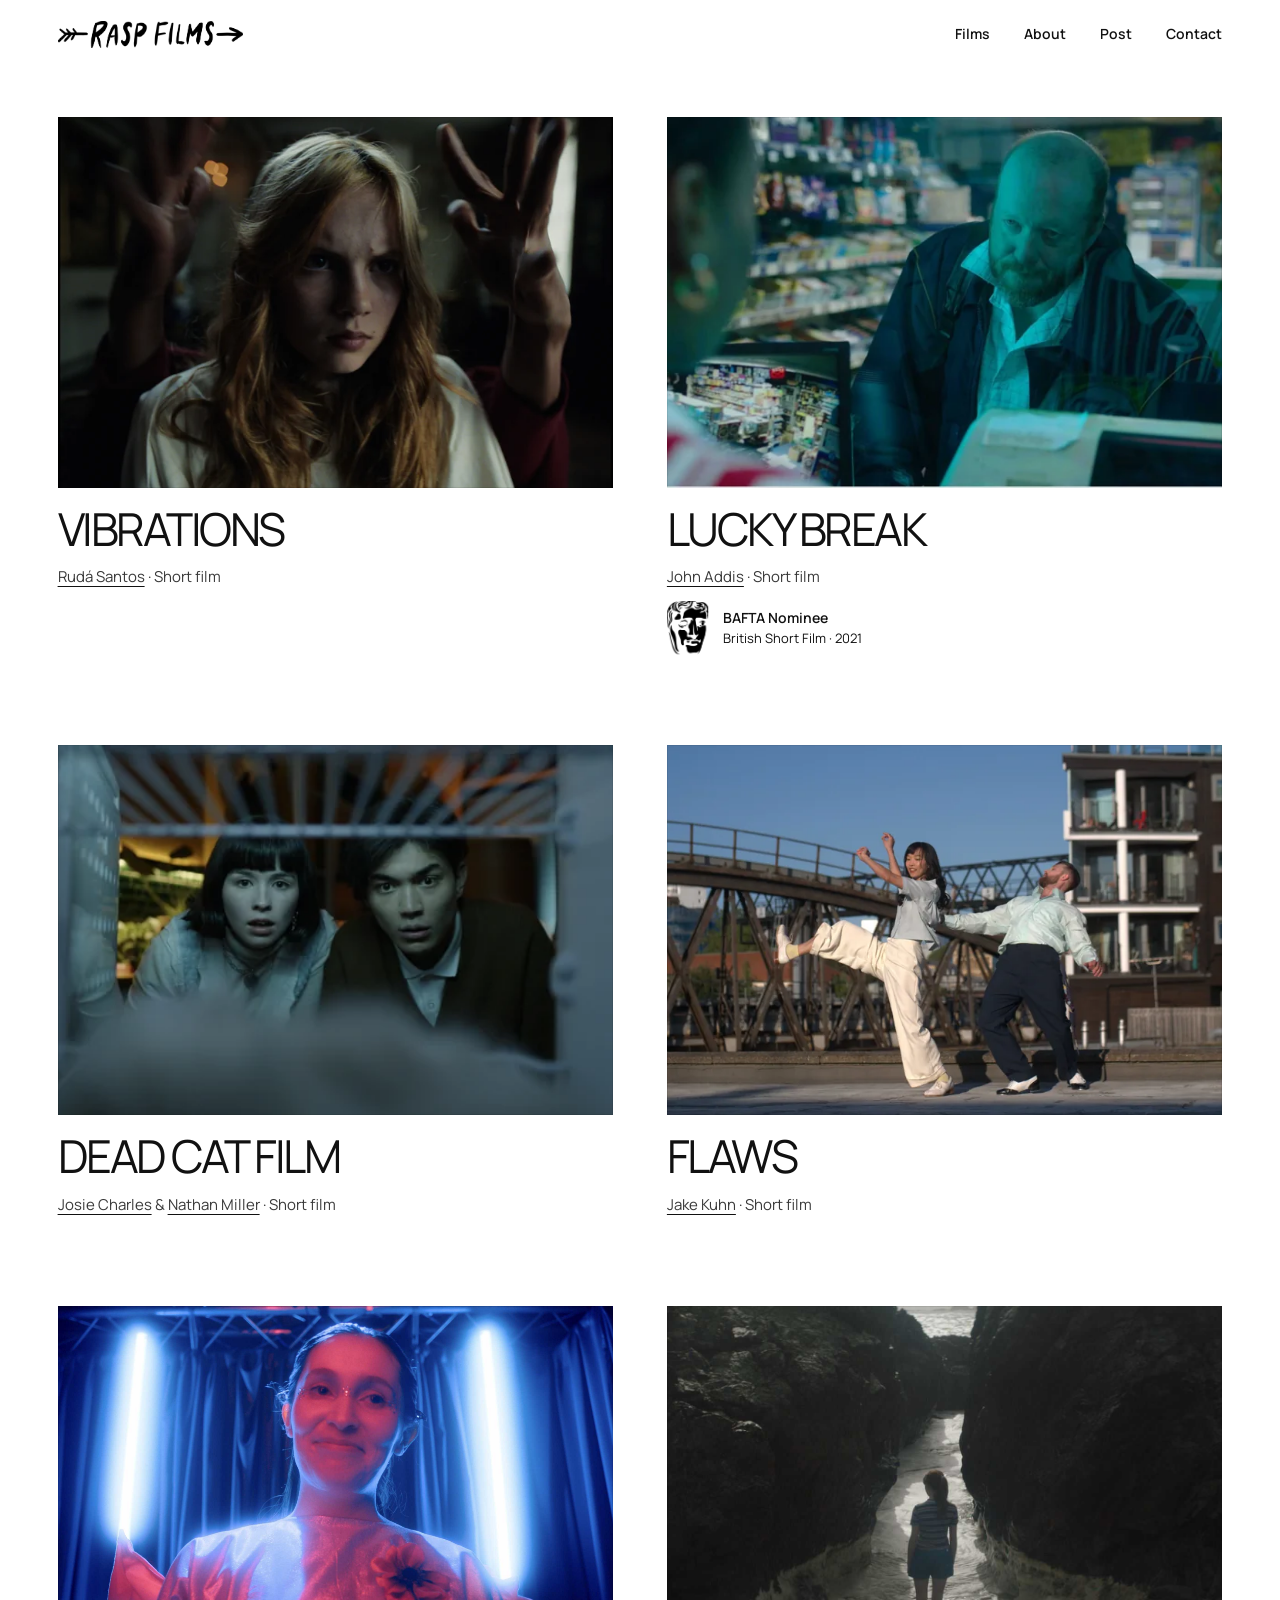
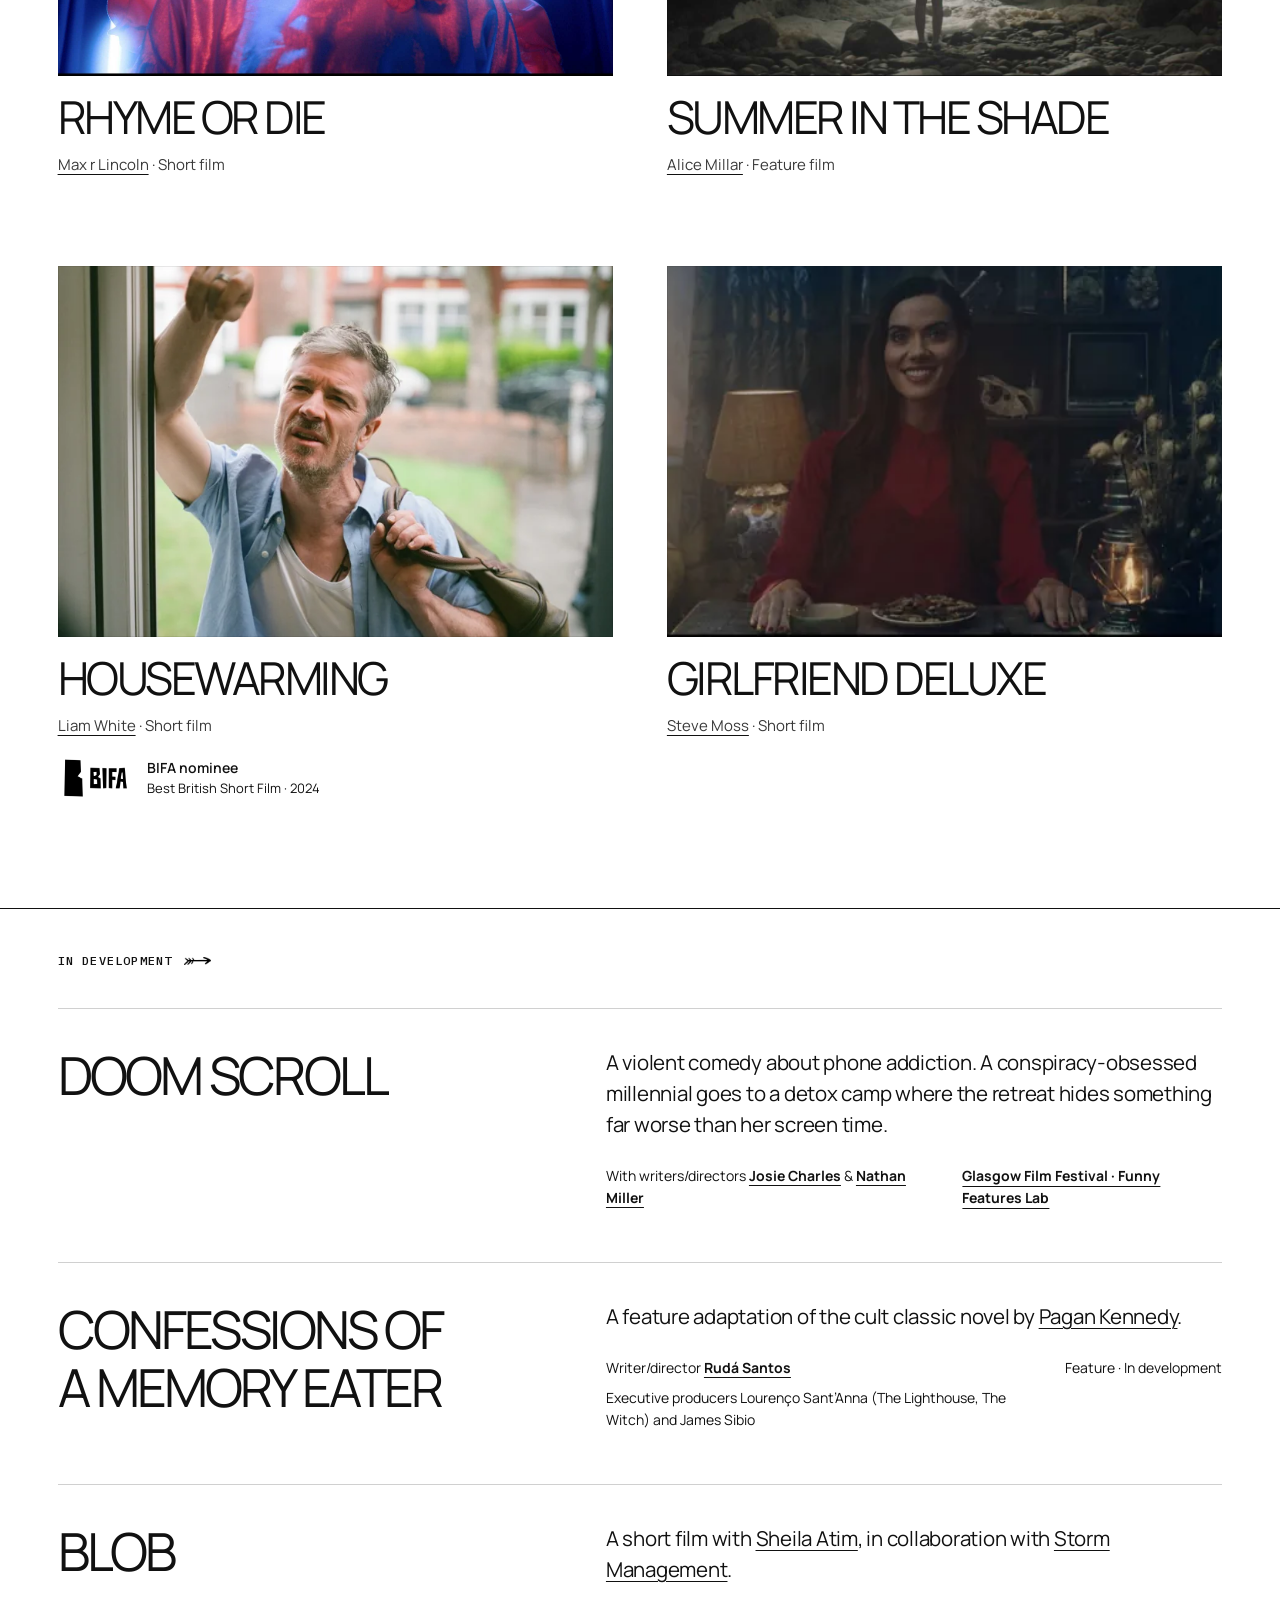
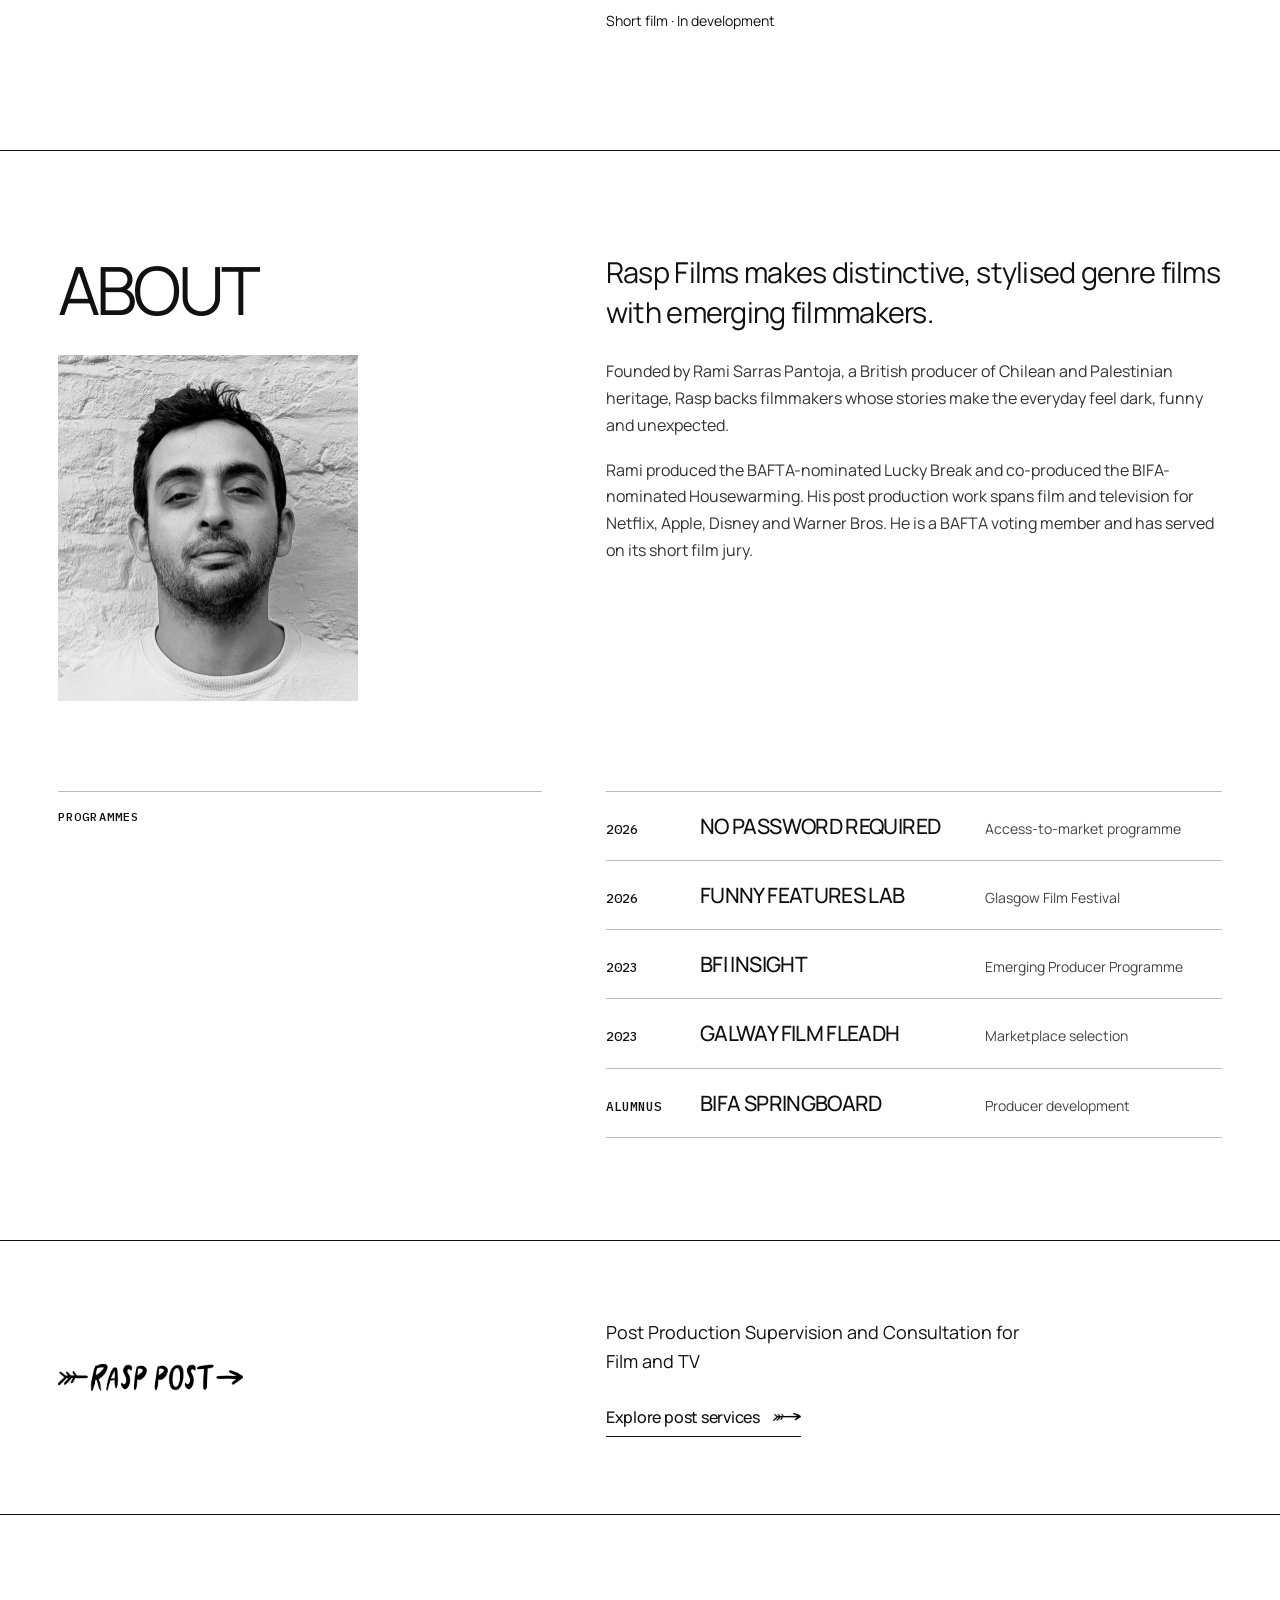
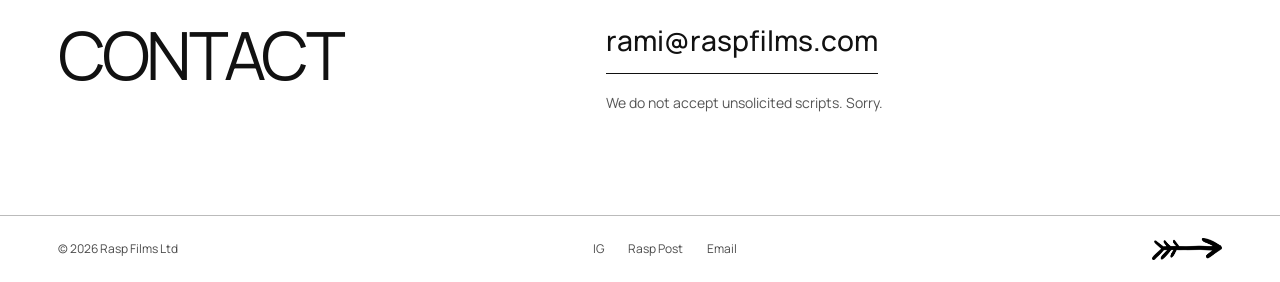
<file: index.html>
<!doctype html>
<html lang="en-GB" data-theme="mono">
<head>
<meta charset="utf-8"><meta name="viewport" content="width=device-width,initial-scale=1">
<title>Rasp Films</title>
<meta name="description" content="Rasp Films develops distinctive, stylised genre films with emerging filmmakers. Founded by BAFTA-nominated producer Rami Sarras Pantoja.">
<meta name="theme-color" content="#ffffff" id="theme-colour">
<link rel="canonical" href="https://raspfilms.com/">
<meta property="og:type" content="website"><meta property="og:title" content="Rasp Films"><meta property="og:description" content="Distinctive, stylised genre films with emerging filmmakers."><meta property="og:url" content="https://raspfilms.com/"><meta property="og:image" content="https://raspfilms.com/assets/vibrations-1600.webp"><meta name="twitter:card" content="summary_large_image">
<link rel="icon" type="image/png" href="/favicon.png"><link rel="stylesheet" href="/assets/fonts.css"><link rel="stylesheet" href="/styles.css"><link rel="stylesheet" href="/refinements.css"><link rel="stylesheet" href="/mono-v2.css"><link rel="stylesheet" href="/v3.css?v=20261019-portrait"><script src="/site.js" defer></script><script src="/hover-preview.js" defer></script>
</head>
<body class="home-v23 home-v3">
<a class="skip" href="#main">Skip to content</a>
<header class="site-header"><div class="wrap nav-inner">
<a class="brand" href="/" aria-label="Rasp Films home"><img class="brand-logo" src="/assets/rasp-films-logo-transparent.png" alt="Rasp Films" width="4167" height="598"></a>
<button class="nav-menu arrow-menu" aria-label="Menu" aria-expanded="false" aria-controls="main-nav" type="button"><span class="arrow-menu-lines" aria-hidden="true"><img src="/assets/rasp-arrow-black.png" alt=""><img src="/assets/rasp-arrow-black.png" alt=""><img src="/assets/rasp-arrow-black.png" alt=""></span></button>
<nav id="main-nav" class="nav-links" aria-label="Main navigation"><a href="/#films">Films</a><a href="/#about">About</a><a class="nav-post" href="/rasp-post/">Post</a><a href="#contact">Contact</a></nav>
</div></header>
<main id="main">
<h1 class="sr-only">Rasp Films</h1>
<section class="wrap section" id="films" aria-labelledby="films-heading">
<h2 id="films-heading" class="sr-only">Films</h2>
<div class="work-grid">
<article class="film-card"><a class="film-main-link" href="https://www.youtube.com/watch?v=VEKTUQvRUiI" target="_blank" rel="noopener noreferrer" data-watch-platform="youtube" data-watch-id="VEKTUQvRUiI" data-watch-title="Vibrations" aria-label="Watch Vibrations"><div class="film-image"><img src="/assets/vibrations-720.webp" srcset="/assets/vibrations-720.webp 720w, /assets/vibrations-1600.webp 1600w" sizes="(max-width:700px) 90vw, 45vw" width="1600" height="1096" loading="eager" fetchpriority="high" alt="A young woman surrounded by outstretched hands in Vibrations"><video class="film-preview" data-src="/videos/vibrationstrailer.mp4" muted playsinline preload="none" aria-hidden="true" tabindex="-1"></video><span class="film-cta">Watch film</span></div><h3>Vibrations</h3></a><div class="film-info"><p><a class="creator-link" href="https://www.rudasantos.tv/" target="_blank" rel="noopener noreferrer">Rudá Santos</a> · Short film</p></div></article>
<article class="film-card"><a class="film-main-link" href="https://www.youtube.com/watch?v=y_qPB1BSFWs" target="_blank" rel="noopener noreferrer" data-watch-platform="youtube" data-watch-id="y_qPB1BSFWs" data-watch-title="Lucky Break" aria-label="Watch Lucky Break"><div class="film-image"><img src="/assets/lucky-break-720.webp" srcset="/assets/lucky-break-720.webp 720w, /assets/lucky-break-1600.webp 1600w" sizes="(max-width:700px) 90vw, 45vw" width="1600" height="902" loading="eager" alt="A man at a service station counter in Lucky Break"><video class="film-preview" data-src="/videos/luckybtrailer.mp4" muted playsinline preload="none" aria-hidden="true" tabindex="-1"></video><span class="film-cta">Watch film</span></div><h3>Lucky Break</h3></a><div class="film-info"><p><a class="creator-link" href="https://www.independenttalent.com/directors/john-addis/" target="_blank" rel="noopener noreferrer">John Addis</a> · Short film</p><div class="film-award bafta-award"><span class="bafta-emblem" aria-hidden="true"><img src="/assets/bafta-nominee.png" alt="" width="1994" height="494" loading="lazy"></span><span class="award-copy"><strong>BAFTA Nominee</strong><span>British Short Film · 2021</span></span></div></div></article>
<article class="film-card"><a class="film-main-link" href="https://www.youtube.com/watch?v=Q1O3B3tHe60" target="_blank" rel="noopener noreferrer" data-watch-platform="youtube" data-watch-id="Q1O3B3tHe60" data-watch-title="Dead Cat Film" aria-label="Watch Dead Cat Film"><div class="film-image"><img src="/assets/dead-cat-720.webp" srcset="/assets/dead-cat-720.webp 720w, /assets/dead-cat-1600.webp 1600w" sizes="(max-width:700px) 90vw, 45vw" width="1600" height="733" loading="lazy" alt="Two people in a still from Dead Cat Film"><span class="film-cta">Watch film</span></div><h3>Dead Cat Film</h3></a><div class="film-info"><p><a class="creator-link" href="https://www.josiecharles.com/" target="_blank" rel="noopener noreferrer">Josie Charles</a> &amp; <a class="creator-link" href="https://www.nathanmillertv.com/" target="_blank" rel="noopener noreferrer">Nathan Miller</a> · Short film</p></div></article>
<article class="film-card"><a class="film-main-link" href="https://vimeo.com/689731320" target="_blank" rel="noopener noreferrer" data-watch-platform="vimeo" data-watch-id="689731320" data-watch-title="Flaws" aria-label="Watch Flaws"><div class="film-image"><img src="/assets/flaws-720.webp" srcset="/assets/flaws-720.webp 720w, /assets/flaws-1600.webp 1600w" sizes="(max-width:700px) 90vw, 45vw" width="1600" height="1200" loading="lazy" alt="Two dancers in motion beside a city bridge in Flaws"><video class="film-preview" data-src="/videos/flawstrailer2.mp4" muted playsinline preload="none" aria-hidden="true" tabindex="-1"></video><span class="film-cta">Watch film</span></div><h3>Flaws</h3></a><div class="film-info"><p><a class="creator-link" href="https://jakekuhn.co.uk/" target="_blank" rel="noopener noreferrer">Jake Kuhn</a> · Short film</p></div></article>
<article class="film-card"><a class="film-main-link" href="https://www.youtube.com/watch?v=8i1xkOyah9c" target="_blank" rel="noopener noreferrer" data-watch-platform="youtube" data-watch-id="8i1xkOyah9c" data-watch-title="Rhyme or Die" aria-label="Watch Rhyme or Die"><div class="film-image"><img src="/assets/rhyme-or-die.jpg" loading="lazy" alt="A film still from Rhyme or Die"><video class="film-preview" data-src="/videos/rodtrailer.mp4" muted playsinline preload="none" aria-hidden="true" tabindex="-1"></video><span class="film-cta">Watch film</span></div><h3>Rhyme or Die</h3></a><div class="film-info"><p><a class="creator-link" href="https://maxlincoln.com/" target="_blank" rel="noopener noreferrer">Max r Lincoln</a> · Short film</p></div></article>
<article class="film-card"><a class="film-main-link" href="/videos/sitstrailer.mp4" data-watch-platform="mp4" data-watch-src="/videos/sitstrailer.mp4" data-watch-title="Summer in the Shade — trailer" aria-label="Watch Summer in the Shade trailer"><div class="film-image"><img src="/assets/summer-in-the-shade.jpg" loading="lazy" alt="A film still from Summer in the Shade"><video class="film-preview" data-src="/videos/sitstrailer.mp4" muted playsinline preload="none" aria-hidden="true" tabindex="-1"></video><span class="film-cta">Watch trailer</span></div><h3>Summer in the Shade</h3></a><div class="film-info"><p><a class="creator-link" href="https://www.alicemillar.com/" target="_blank" rel="noopener noreferrer">Alice Millar</a> · Feature film</p></div></article>
<article class="film-card"><a class="film-main-link" href="https://vimeo.com/1057425514?fl=pl&amp;fe=sh" target="_blank" rel="noopener noreferrer" data-watch-platform="vimeo" data-watch-id="1057425514" data-watch-title="Housewarming" aria-label="Watch Housewarming"><div class="film-image"><img src="/assets/housewarming-720.webp" srcset="/assets/housewarming-720.webp 720w, /assets/housewarming-1600.webp 1600w" sizes="(max-width:700px) 90vw, 45vw" width="1475" height="1080" loading="lazy" alt="A man knocks at the door in Housewarming"><span class="film-cta">Watch film</span></div><h3>Housewarming</h3></a><div class="film-info"><p><a class="creator-link" href="https://vimeo.com/falsetoothfilms" target="_blank" rel="noopener noreferrer">Liam White</a> · Short film</p><div class="film-award bifa-award"><img src="/assets/bifa-logo.png" alt="" width="480" height="355" loading="lazy"><span class="award-copy"><strong>BIFA nominee</strong><span>Best British Short Film · 2024</span></span></div></div></article>
<article class="film-card"><a class="film-main-link" href="https://youtu.be/SM-sxE3h4S4" target="_blank" rel="noopener noreferrer" data-watch-platform="youtube" data-watch-id="SM-sxE3h4S4" data-watch-title="Girlfriend Deluxe" aria-label="Watch Girlfriend Deluxe"><div class="film-image"><img src="/assets/girlfriend-deluxe-720.webp" srcset="/assets/girlfriend-deluxe-720.webp 720w, /assets/girlfriend-deluxe-1600.webp 1600w" sizes="(max-width:700px) 90vw, 45vw" width="1600" height="666" loading="lazy" alt="A woman at a table in Girlfriend Deluxe"><video class="film-preview" data-src="/assets/girlfriend-deluxe-hover.mp4" muted playsinline preload="none" aria-hidden="true" tabindex="-1"></video><span class="film-cta">Watch film</span></div><h3>Girlfriend Deluxe</h3></a><div class="film-info"><p><a class="creator-link" href="https://homespunyarns.tv/girlfrienddeluxe/" target="_blank" rel="noopener noreferrer">Steve Moss</a> · Short film</p></div></article>
</div></section>
<section class="development" aria-labelledby="development-heading"><div class="wrap development-inner">
<div class="development-label"><h2 id="development-heading" class="eyebrow">In development<img class="development-heading-arrow" src="/assets/rasp-arrow-black.png" width="1106" height="343" alt="" aria-hidden="true"></h2></div>
<div class="development-projects"><article class="development-body"><h3>Doom Scroll</h3><p>A violent comedy about phone addiction. A conspiracy-obsessed millennial goes to a detox camp where the retreat hides something far worse than her screen time.</p><div class="development-foot"><span>With writers/directors <a href="https://www.josiecharles.com/" target="_blank" rel="noopener noreferrer">Josie Charles</a> &amp; <a href="https://www.nathanmillertv.com/" target="_blank" rel="noopener noreferrer">Nathan Miller</a></span><a href="https://www.glasgowfilmfest.org/funny-features/" target="_blank" rel="noopener noreferrer">Glasgow Film Festival · Funny Features Lab</a></div></article>
<article class="development-body development-confessions"><h3>Confessions of a Memory Eater</h3><p>A feature adaptation of the cult classic novel by <a href="https://www.pagankennedy.space/" target="_blank" rel="noopener noreferrer">Pagan Kennedy</a>.</p><div class="development-foot"><div class="development-credit-lines"><span>Writer/director <a href="https://www.rudasantos.tv/" target="_blank" rel="noopener noreferrer">Rudá Santos</a></span><span>Executive producers Lourenço Sant’Anna <small>(The Lighthouse, The Witch)</small> and James Sibio</span></div><span>Feature · In development</span></div></article>
<article class="development-body development-blob"><h3>BLOB</h3><p>A short film with <a href="https://theartistspartnership.co.uk/artist/sheila-atim/" target="_blank" rel="noopener noreferrer">Sheila Atim</a>, in collaboration with <a href="https://www.stormmanagement.com/" target="_blank" rel="noopener noreferrer">Storm Management</a>.</p><div class="development-foot"><span>Short film · In development</span></div></article></div>
</div></section>
<section class="about section" id="about" aria-labelledby="about-heading"><div class="wrap about-grid">
<div class="about-heading-lockup"><h2 id="about-heading" class="section-heading">About</h2><figure class="about-portrait"><img src="/assets/rami-sarras-pantoja.webp" width="600" height="693" loading="lazy" decoding="async" alt="Rami Sarras Pantoja, founder and producer at Rasp Films"></figure></div>
<div class="about-story"><p class="about-lead">Rasp Films makes distinctive, stylised genre films with emerging filmmakers.</p><p class="about-copy">Founded by Rami Sarras Pantoja, a British producer of Chilean and Palestinian heritage, Rasp backs filmmakers whose stories make the everyday feel dark, funny and unexpected.</p><p class="about-copy">Rami produced the BAFTA-nominated <em>Lucky Break</em> and co-produced the BIFA-nominated <em>Housewarming</em>. His post production work spans film and television for Netflix, Apple, Disney and Warner Bros. He is a BAFTA voting member and has served on its short film jury.</p></div>
</div><div class="wrap programmes"><div class="programmes-heading"><h3 class="eyebrow">Programmes</h3></div><div class="programme-list">
<a href="https://www.screendaily.com/news/bfi-backed-access-to-market-programme-no-password-required-unveils-2026-cohort/5221431.article" target="_blank" rel="noopener noreferrer"><span class="programme-year">2026</span><strong>No Password Required</strong><span class="programme-detail">Access-to-market programme</span></a>
<a href="https://www.glasgowfilmfest.org/funny-features/" target="_blank" rel="noopener noreferrer"><span class="programme-year">2026</span><strong>Funny Features Lab</strong><span class="programme-detail">Glasgow Film Festival</span></a>
<a href="https://www.bfi.org.uk/news/insight-emerging-producer-programme-2023-cohort-announcement" target="_blank" rel="noopener noreferrer"><span class="programme-year">2023</span><strong>BFI Insight</strong><span class="programme-detail">Emerging Producer Programme</span></a>
<a href="https://www.galwayfilmfleadh.com/film-fair/marketplace/" target="_blank" rel="noopener noreferrer"><span class="programme-year">2023</span><strong>Galway Film Fleadh</strong><span class="programme-detail">Marketplace selection</span></a>
<a href="https://www.bifa.film/springboard/" target="_blank" rel="noopener noreferrer"><span class="programme-year">Alumnus</span><strong>BIFA Springboard</strong><span class="programme-detail">Producer development</span></a>
</div></div></section>
<section class="post-banner" aria-labelledby="post-intro"><div class="wrap post-banner-inner"><div><h2 id="post-intro" class="post-heading-logo"><img class="post-wordmark" src="/assets/rasp-post-logo-transparent.png" width="4167" height="598" alt="Rasp Post"></h2></div><div><p>Post Production Supervision and Consultation for Film and TV</p><a class="post-cta" href="/rasp-post/"><span>Explore post services</span><img src="/assets/rasp-arrow-black.png" width="1106" height="343" alt="" aria-hidden="true"></a></div></div></section>
<section class="wrap section contact-grid" id="contact" aria-labelledby="contact-heading"><div><h2 id="contact-heading" class="contact-heading">Contact</h2></div><div class="contact-detail"><a class="email-link" href="mailto:rami@raspfilms.com?subject=Rasp%20Films%20enquiry" data-enquiry="films-footer">rami@raspfilms.com</a><p class="contact-policy">We do not accept unsolicited scripts. Sorry.</p></div></section>
</main>
<footer class="wrap site-footer"><span>© 2026 Rasp Films Ltd</span><div class="footer-links"><a href="https://www.instagram.com/raspfilms/" target="_blank" rel="noopener noreferrer" aria-label="Instagram">IG</a><a href="/rasp-post/">Rasp Post</a><a href="mailto:rami@raspfilms.com">Email</a></div><img class="footer-arrow" src="/assets/rasp-arrow-black.png" alt="" width="1106" height="343" aria-hidden="true"></footer>
<dialog class="watch-dialog" aria-label="Watch film" aria-modal="true">
  <button class="watch-close" type="button" aria-label="Close film"><span aria-hidden="true">×</span></button>
  <div class="watch-player" id="watch-player"></div>
</dialog>
<script src="/watch-dialog.js?v=20261019" defer></script>
</body></html>
</file>
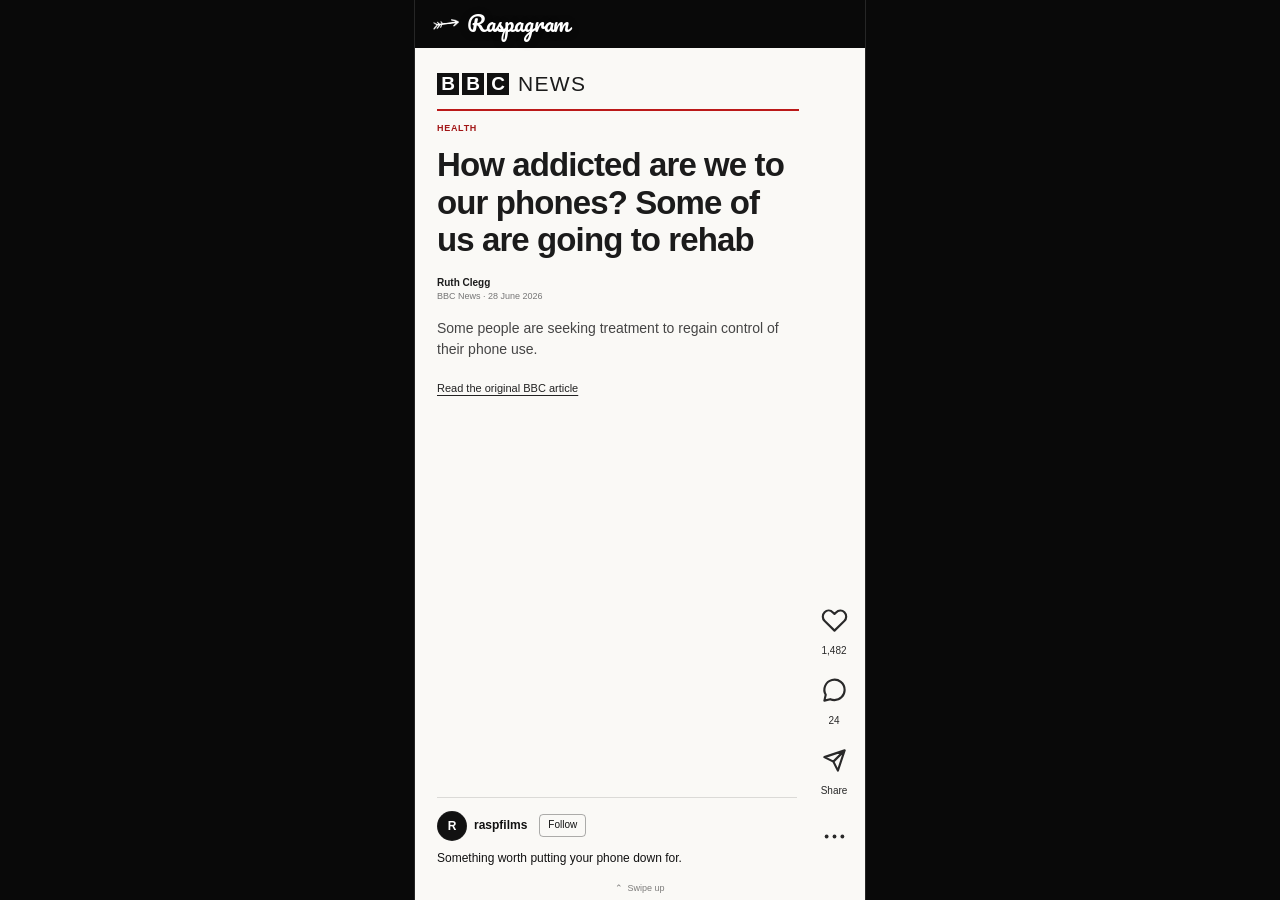
<file: doomscroll/index.html>
<!doctype html><html lang="en"><head><meta charset="utf-8"><meta name="viewport" content="width=device-width,initial-scale=1,viewport-fit=cover"><meta name="theme-color" content="#050505"><meta name="description" content="A feed you can't put down. DOOM SCROLL, an upcoming film by Josie Charles and Nathan Miller."><title>Raspagram — DOOM SCROLL</title><link rel="canonical" href="https://raspfilms.com/doomscroll/">
<meta property="og:type" content="website"><meta property="og:title" content="DOOM SCROLL — An upcoming film"><meta property="og:description" content="An upcoming film by Josie Charles and Nathan Miller. The feed stops here."><meta property="og:url" content="https://raspfilms.com/doomscroll/"><meta property="og:image" content="https://raspfilms.com/doomscroll/camp-woodland-hires.jpg"><meta name="twitter:card" content="summary_large_image"><link rel="icon" href="favicon.png?v=15" type="image/png"><link rel="preload" href="doom-night.woff" as="font" type="font/woff" crossorigin><link rel="stylesheet" href="style.css?v=15"></head><body><svg class="svg-defs" xmlns="http://www.w3.org/2000/svg" aria-hidden="true"><defs>
<symbol id="spiral" viewBox="0 0 100 100"><g fill="none" stroke="currentColor" stroke-width="4.8" stroke-linecap="round"><path id="arm" d="M50 51 C37 46 26 38 27 26 C28 12 48 10 53 23 C57 34 40 41 36 30 C33 22 44 18 47 25"/><use href="#arm" transform="rotate(120 50 51)"/><use href="#arm" transform="rotate(240 50 51)"/></g></symbol>
<symbol id="heart" viewBox="0 0 24 24"><path d="M20.8 4.6c-2.1-2.1-5.3-1.9-7.4.2L12 6.2l-1.4-1.4c-2.1-2.1-5.3-2.3-7.4-.2-2.2 2.2-2.1 5.7.1 7.9L12 21l8.7-8.5c2.2-2.2 2.3-5.7.1-7.9Z"/></symbol>
<symbol id="chat" viewBox="0 0 24 24"><path d="M21 11.5a9 9 0 0 1-9 9c-1.4 0-2.7-.3-3.8-.8L3 21l1.2-5.2A9 9 0 1 1 21 11.5Z"/></symbol>
<symbol id="send" viewBox="0 0 24 24"><path d="m21 3-6 18-4-8-8-4 18-6ZM11 13 21 3"/></symbol>
</defs></svg>
<main class="screen" id="screen" aria-label="Raspagram fictional reel feed">
<div class="feed" id="feed" tabindex="0" aria-label="Reels. Swipe up, scroll or use the arrow keys."><section class="reel news press-reel" aria-label="BBC News article about phone addiction">
<article class="press-page bbc-page"><div class="press-masthead bbc-masthead"><span class="bbc-blocks"><i>B</i><i>B</i><i>C</i></span><b>NEWS</b></div><div class="press-section">HEALTH</div><h2>How addicted are we to our phones? Some of us are going to rehab</h2><div class="press-byline"><b>Ruth Clegg</b><span>BBC News · 28 June 2026</span></div><p class="press-summary">Some people are seeking treatment to regain control of their phone use.</p><a class="read-original" href="https://www.bbc.co.uk/news/articles/cvg7v7j3wqwo" target="_blank" rel="noopener noreferrer">Read the original BBC article</a></article>
<div class="post"><b><span class="avatar black">R</span>raspfilms <span class="follow">Follow</span></b><p>Something worth putting your phone down for.</p></div><div class="swipe-hint" id="swipe-hint"><span>⌃</span>Swipe up</div></section>
<section class="reel sugar">
   <div class="candy-world"><div class="candy-orbit"></div><div class="candy-grid" id="candies"></div><span class="burst">SUGAR<br>SMUSH!</span></div>
   <div class="reel-hook">your brain wants<br><i>one more hit.</i></div>
   <div class="post"><b><span class="avatar pink">s</span>sugarsmush <span class="follow">Follow</span></b><p>You've got time for one more round. 🍬</p></div>
  </section>
<section class="reel odin press-reel" aria-label="Fictional news article about ODIN's wellness retreat">
<article class="press-page valley-page"><div class="valley-masthead">The Valley Brief<span>TECHNOLOGY. POWER. PEOPLE.</span></div><div class="press-section">TECH &amp; BUSINESS <span>PROFILE</span></div><h2>ODIN steps down as Silicon Valley CEO to launch a wellness retreat</h2><p class="press-deck">The Hush Technologies founder is trading the boardroom for the Welsh countryside.</p><div class="press-byline"><b>Nia Price</b><span>3 min read · Business</span></div><blockquote class="odin-quote"><p>“People don’t need another app. They need a way out.”</p><cite>ODIN, founder of Hush Technologies</cite></blockquote></article>
<div class="post"><b><span class="avatar grey">V</span>the_valley_brief <span class="follow">Follow</span></b><p>ODIN quits Hush Technologies. His next venture: a wellness retreat in Wales.</p></div></section>
<section class="reel beauty" aria-label="Willow's fictional diet pill advert">
<img class="scene-photo willow-photo" src="willow-regime-x.jpg" alt="Willow, a fictional adult mixed-race beauty influencer, holding Regime X diet pills in a sponsored selfie" loading="lazy" width="1086" height="1448"><div class="photo-wash"></div>
<span class="ad-label">PAID PARTNERSHIP</span><div class="willow-hook"><span>MY DAILY ROUTINE</span><h2>REGIME X.</h2></div>
<div class="post"><b><span class="avatar peach">W</span>the_real_willow <span class="follow">Follow</span></b><p>Everyone keeps asking what I've changed 👀<br>Regime X diet pills. Code WILLOW10. #ad</p></div></section>
<section class="reel camp" aria-label="Camp Llanllwni retreat advert">
<img class="scene-photo camp-photo" src="camp-woodland-hires.jpg" alt="Secluded stone cottages among sunlit trees and mossy woodland" loading="lazy" width="2000" height="1500"><div class="photo-wash"></div>
<div class="camp-copy"><h2><span class="camp-title-prefix">CAMP</span><span class="camp-title-name">LLANLLWNI</span></h2><p>Disconnect to reconnect.</p><span class="camp-detail">A small-group digital detox retreat.</span></div>
<div class="post"><b><span class="avatar olive">L</span>camp_llanllwni <span class="follow">Follow</span></b><small class="partnership">Sponsored</small><p>Your own quiet corner. A little less of everything else.</p></div></section>
<section class="reel fence photo-reel" aria-label="Electric fence challenge meme repost"><div class="meme-repost"><article class="meme-card"><div class="meme-source"><span class="meme-avatar" aria-hidden="true">N</span><span><b>N1k0_dab3zt!</b><small>Reposted by bad_ideas_daily</small></span><span class="meme-dots" aria-hidden="true">•••</span></div><h2 class="meme-headline">ARE YOU READY FOR THE ELECTRIC FENCE CHALLENGE!?!</h2><div class="fence-frame"><img src="electric-fence-jurassic.jpg" alt="Jurassic Park film still of a boy gripping a sparking electric fence" loading="lazy" width="600" height="338"><div class="high-voltage-sticker"><svg viewBox="0 0 30 30" aria-hidden="true"><path d="M18 2 7 17h8l-3 11 12-17h-9z"/></svg><span>HIGH<br>VOLTAGE</span></div></div></article></div><div class="post"><b><span class="avatar blue">B</span>bad_ideas_daily <span class="follow">Follow</span></b><p>that’s enough internet for today 💀</p></div></section>
<section class="reel olivia photo-reel"><div class="photo olivia-photo"></div><div class="photo-wash"></div><div class="olivia-hook"><h2>Olivia<br><i>Dreams</i></h2><p>Are you still awake?</p></div><div class="subscription-tease"><span class="lock-icon"><svg viewBox="0 0 24 24" width="19" height="19" fill="none" stroke="currentColor" stroke-width="1.6"><rect x="5" y="10" width="14" height="11" rx="2"/><path d="M8 10V7a4 4 0 0 1 8 0v3M12 14v3"/></svg></span><span>Something just for you.<small>EXCLUSIVE CONTENT · SUBSCRIBE</small></span></div><div class="post"><b><span class="avatar lavender">o</span>olivia_dreams <span class="follow">Follow</span></b><p>You know where to find me. ♡</p></div></section>
<section class="reel screentime" aria-label="Phone screen time weekly report">
<div class="usage-backdrop"></div><article class="report-card usage-report"><div class="report-heading"><span class="screen-time-app" aria-hidden="true"><svg viewBox="0 0 24 24"><path d="M7 3h10M7 21h10M8 3v4l8 10v4M16 3v4L8 17v4"/></svg></span><b>Screen Time</b><button id="ignore-limit" class="report-done">Done</button></div><div class="report-period" aria-hidden="true"><span>Day</span><b>Week</b></div><div class="report-range">5–11 October</div><div class="time-stat"><span>Daily average</span><strong>13h 09m</strong></div><div class="usage-chart" role="img" aria-label="Weekly screen time. Daily average: thirteen hours and nine minutes."><div class="usage-grid"><span>18h</span><span>9h</span><span>0</span></div><div class="usage-bars"><div class="usage-day"><div class="usage-track"><i style="height:66.67%"></i></div><span>M</span></div><div class="usage-day"><div class="usage-track"><i style="height:76.39%"></i></div><span>T</span></div><div class="usage-day"><div class="usage-track"><i style="height:71.30%"></i></div><span>W</span></div><div class="usage-day"><div class="usage-track"><i style="height:79.44%"></i></div><span>T</span></div><div class="usage-day"><div class="usage-track"><i style="height:73.61%"></i></div><span>F</span></div><div class="usage-day"><div class="usage-track"><i style="height:75.46%"></i></div><span>S</span></div><div class="usage-day"><div class="usage-track"><i style="height:68.52%"></i></div><span>S</span></div></div></div></article>
<div class="report-dismiss" id="report-dismiss">Maybe tomorrow.</div><div class="post"><b><span class="avatar grey">∞</span>the_algorithm <span class="follow">Follow</span></b><p>Time well spent. Probably.</p></div></section>
<section class="reel office">
   <div class="office-art"></div><div class="office-wash"></div>
   <div class="office-heading"><h2>OFFICE<br>B*TCH</h2></div>
   <div class="office-tasks">
    <div class="office-task stamp-task"><small>STAMP PAPERS</small><div class="paper-stack"><i></i><i></i><i></i><span class="stamp-imprint">APPROVED</span></div><div class="rubber-stamp"><i></i><b></b></div><span class="task-points">+100!</span></div>
    <div class="office-task coffee-task"><small>MAKE COFFEES</small><div class="coffee-queue"><span class="coffee-cup"><i></i></span><span class="coffee-cup"><i></i></span><span class="coffee-cup"><i></i></span></div><span class="coffee-ready">ORDER UP!</span></div>
   </div>
   <div class="office-loop">STAMP. BREW. REPEAT. <span>↻</span></div>
   <div class="post"><b><span class="avatar office-avatar">O</span>office_btch <span class="follow">Follow</span></b><p>One more task. Then you can clock off.</p></div>
  </section>
<section class="reel film" aria-labelledby="film-title">
<div class="film-content"><h1 id="film-title" aria-label="DOOM SCROLL"><span>DOOM</span><span>SCROLL</span></h1><p class="film-credit"><span>AN UPCOMING FILM BY</span><strong>JOSIE CHARLES<br><span>AND</span> NATHAN MILLER</strong></p></div>
<a class="easter-egg" id="egg" href="play/" aria-label="Can't wait? Play Doom Scroll — Night One" aria-hidden="true" tabindex="-1"><span class="egg-orbit"></span><svg aria-hidden="true"><use href="#spiral"/></svg><span class="egg-whisper">Can't wait?</span></a>
<noscript><a class="no-js-game" href="play/">Can't wait? Play Night One</a></noscript></section></div>
<header class="feed-header"><a class="feed-brand" id="brand" href="#" aria-label="Raspagram, back to first reel"><img class="rasp-brand-mark" src="rasp-arrow-white.png" alt="Rasp Films" width="55" height="17"><span>Raspagram</span></a></header>

<aside class="social" id="social" aria-label="Reel actions"><button id="like" aria-label="Like reel" aria-pressed="false"><svg aria-hidden="true"><use href="#heart"/></svg><small id="likes">1,482</small></button><button id="comments" aria-label="Read comments"><svg aria-hidden="true"><use href="#chat"/></svg><small id="comment-count">24</small></button><button id="share" aria-label="Share this reel"><svg aria-hidden="true"><use href="#send"/></svg><small>Share</small></button><button id="more" aria-label="More reel options" aria-haspopup="dialog"><svg class="more-dots" aria-hidden="true" viewBox="0 0 24 24"><circle cx="5" cy="12" r="1.7"/><circle cx="12" cy="12" r="1.7"/><circle cx="19" cy="12" r="1.7"/></svg></button></aside>

<div class="double-heart" id="double-heart" aria-hidden="true"><svg><use href="#heart"/></svg></div>
<dialog class="comments-sheet" id="comments-sheet" aria-labelledby="comments-title"><div class="sheet-handle"></div><header><h2 id="comments-title">Comments</h2><button id="close-comments" aria-label="Close comments">×</button></header><div id="comment-list"></div><p class="comments-note">Comments from the fictional feed.</p></dialog>
<dialog class="comments-sheet more-sheet" id="more-sheet" aria-labelledby="more-title"><div class="sheet-handle"></div><header><h2 id="more-title">Options</h2><button id="close-more" aria-label="Close options">×</button></header><div class="more-actions"><button id="more-share">Share reel</button><button id="more-start">Back to first reel</button></div></dialog>
<div class="toast" id="toast" role="status"></div><div class="sr-only" id="status" role="status" aria-live="polite">Swipe up to explore the feed.</div>
</main><script src="script.js?v=15"></script></body></html>
</file>
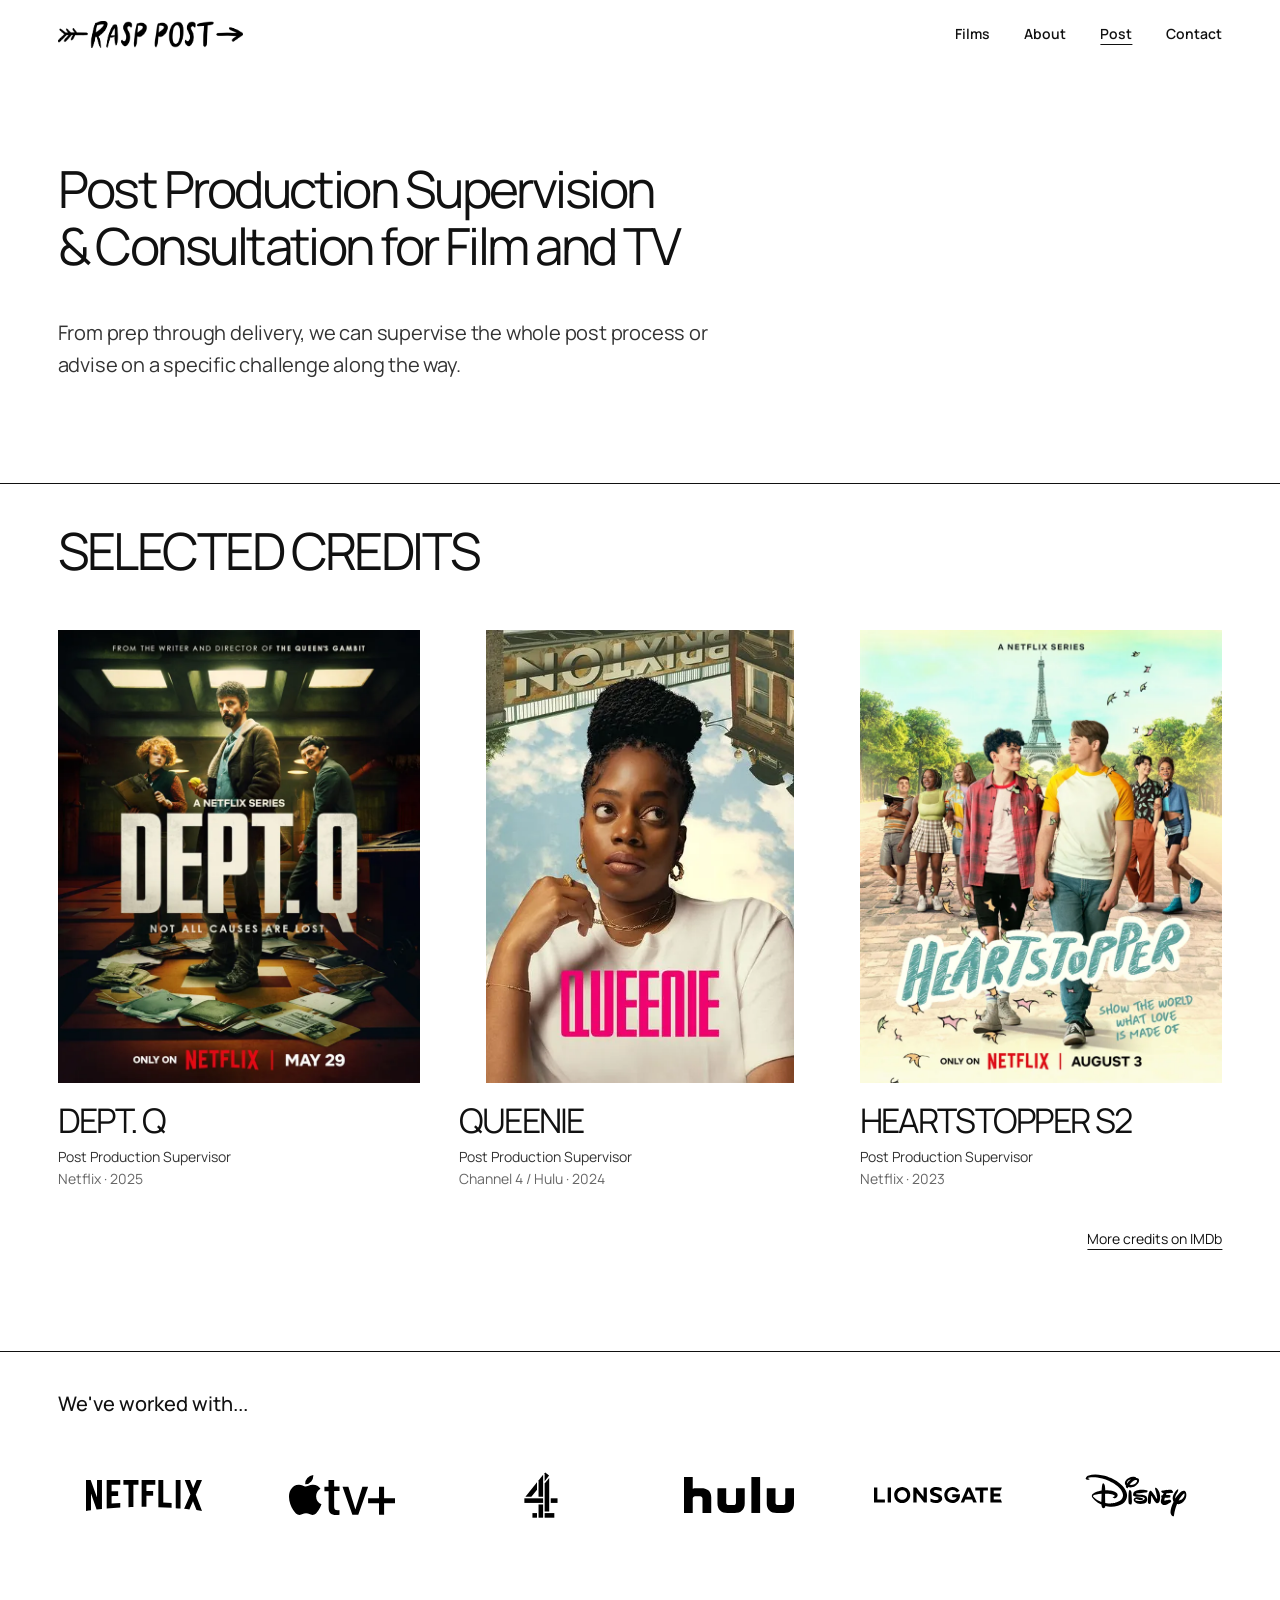
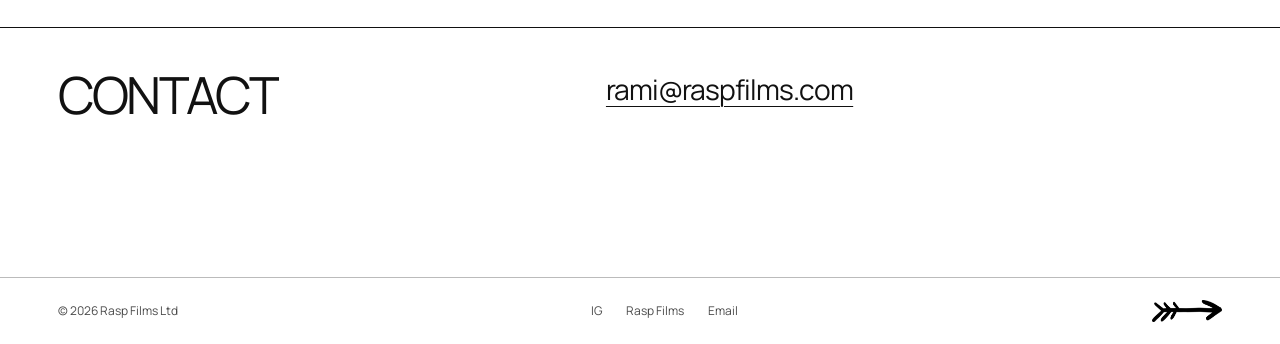
<file: rasp-post/index.html>
<!doctype html>
<html lang="en-GB" data-theme="mono">
<head>
<meta charset="utf-8"><meta name="viewport" content="width=device-width,initial-scale=1">
<title>Rasp Post | Post Production Supervision</title>
<meta name="description" content="Post production supervision for film and television by Rami Sarras Pantoja. Selected credits, platform experience and contact.">
<meta name="theme-color" content="#ffffff">
<link rel="canonical" href="https://raspfilms.com/rasp-post/">
<meta property="og:type" content="website"><meta property="og:title" content="Rasp Post"><meta property="og:description" content="Post production supervision and consultation for film and television."><meta property="og:url" content="https://raspfilms.com/rasp-post/"><meta name="twitter:card" content="summary">
<link rel="icon" type="image/png" href="/favicon.png"><link rel="stylesheet" href="/assets/fonts.css"><link rel="stylesheet" href="/styles.css"><link rel="stylesheet" href="/refinements.css"><link rel="stylesheet" href="/mono-v2.css"><link rel="stylesheet" href="/v3.css?v=20261017"><link rel="stylesheet" href="/post-v3.css?v=20261017"><script src="/site.js" defer></script>
</head>
<body class="home-v23 home-v3 post-v3">
<a class="skip" href="#main">Skip to content</a>
<header class="site-header"><div class="wrap nav-inner">
<a class="brand" href="/" aria-label="Rasp Films home"><img class="brand-logo" src="/assets/rasp-post-logo-transparent.png" alt="Rasp Post" width="4167" height="598"></a>
<button class="nav-menu arrow-menu" aria-label="Menu" aria-expanded="false" aria-controls="main-nav" type="button"><span class="arrow-menu-lines" aria-hidden="true"><img src="/assets/rasp-arrow-black.png" alt=""><img src="/assets/rasp-arrow-black.png" alt=""><img src="/assets/rasp-arrow-black.png" alt=""></span></button>
<nav id="main-nav" class="nav-links" aria-label="Main navigation"><a href="/#films">Films</a><a href="/#about">About</a><a class="nav-post" href="/rasp-post/" aria-current="page">Post</a><a href="#contact">Contact</a></nav>
</div></header>
<main id="main">
<section class="wrap post-v3-intro" aria-labelledby="post-title">
<h1 id="post-title">Post Production Supervision &amp; Consultation for Film and TV</h1>
<p class="post-v3-offer">From prep through delivery, we can supervise the whole post process or advise on a specific challenge along the way.</p>
</section>
<section class="wrap post-v3-credits" aria-labelledby="credits-heading">
<h2 id="credits-heading">Selected credits</h2>
<div class="post-v3-grid">
<article><img src="/assets/dept-q-art.webp" width="750" height="938" loading="lazy" alt="Dept. Q series key art"><h3>Dept. Q</h3><p>Post Production Supervisor <span>Netflix · 2025</span></p></article>
<article><img class="post-poster-full" src="/assets/queenie-art.webp" width="416" height="614" loading="lazy" alt="Queenie series key art"><h3>Queenie</h3><p>Post Production Supervisor <span>Channel 4 / Hulu · 2024</span></p></article>
<article><img src="/assets/heartstopper-s2-art.webp" width="750" height="938" loading="lazy" alt="Heartstopper season two key art"><h3>Heartstopper S2</h3><p>Post Production Supervisor <span>Netflix · 2023</span></p></article>
</div>
<div class="post-v3-more"><a href="https://www.imdb.com/name/nm6076603/" target="_blank" rel="noopener noreferrer">More credits on IMDb</a></div>
</section>
<section class="wrap post-v3-platforms" aria-labelledby="platforms-heading">
<h2 id="platforms-heading">We've worked with...</h2>
<div class="post-v3-logos" aria-label="Netflix, Apple TV+, Channel 4, Hulu, Lionsgate and Disney"><span><img src="/assets/netflix.svg" alt="Netflix" width="120" height="34" loading="lazy"></span><span><img src="/assets/apple.svg" alt="Apple TV+" width="100" height="38" loading="lazy"></span><span><img src="/assets/channel4-black.svg" alt="Channel 4" width="45" height="54" loading="lazy"></span><span><img src="/assets/hulu.svg" alt="Hulu" width="95" height="32" loading="lazy"></span><span><img src="/assets/lionsgate.svg" alt="Lionsgate" width="140" height="18" loading="lazy"></span><span><img src="/assets/disney-wordmark.svg" alt="Disney" width="100" height="42" loading="lazy"></span></div>
</section>
<section class="wrap post-v3-contact" id="contact" aria-labelledby="contact-heading">
<h2 id="contact-heading">Contact</h2><div><a href="mailto:rami@raspfilms.com?subject=Rasp%20Post%20enquiry" data-enquiry="post-contact">rami@raspfilms.com</a></div>
</section>
</main>
<footer class="wrap site-footer"><span>© 2026 Rasp Films Ltd</span><div class="footer-links"><a href="https://www.instagram.com/raspfilms/" target="_blank" rel="noopener noreferrer" aria-label="Instagram">IG</a><a href="/">Rasp Films</a><a href="mailto:rami@raspfilms.com">Email</a></div><img class="footer-arrow" src="/assets/rasp-arrow-black.png" alt="" width="1106" height="343" aria-hidden="true"></footer>
</body></html>
</file>
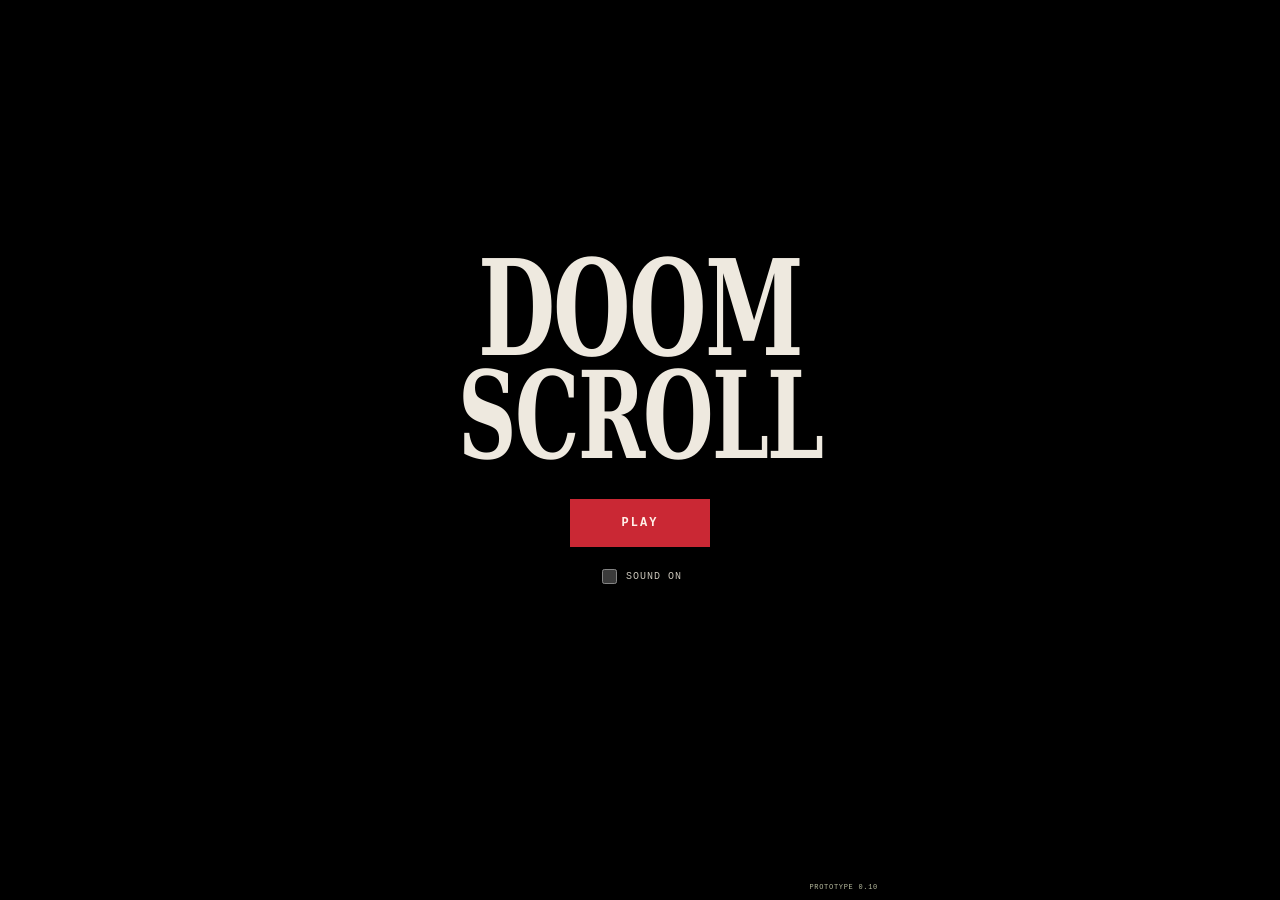
<file: doomscroll/play/index.html>
<!doctype html>
<html lang="en">
<head>
<meta charset="utf-8"><meta name="viewport" content="width=device-width,initial-scale=1,viewport-fit=cover"><meta name="theme-color" content="#101916"><meta name="description" content="Doom Scroll. Three missing campers. Three phones. Find them, survive the woods, and escape in this portrait horror teaser for Doom Scroll."><title>Doom Scroll</title><link rel="icon" href="favicon.png?v=12" type="image/png"><link rel="preload" href="assets/doom-night.woff" as="font" type="font/woff" crossorigin><link rel="stylesheet" href="style.css?v=12">
</head>
<body>
<main class="menu-screen" id="game" aria-label="Doom Scroll survival horror game">
<header class="topbar"><a class="wordmark" href="#">DOOM SCROLL</a><div class="top-actions"><button id="sound" aria-label="Enable sound">SOUND OFF</button><button id="full" aria-label="Toggle fullscreen">⛶</button><button id="pause" aria-label="Pause game">Ⅱ</button></div></header>
<section class="viewport" id="viewport" aria-label="Game screen">
<canvas id="screen" width="360" height="640" aria-label="Top-down campsite. Move in four directions with WASD or arrows, or the thumb stick. E to interact, F for torch." tabindex="0"></canvas><div class="film-grain" aria-hidden="true"></div>
<div id="hud" class="hidden"><div class="location"><span id="location-label">22:14</span><svg class="no-signal" viewBox="0 0 24 20" role="img" aria-label="No signal"><path d="M2 17V14M7 17V10M12 17V6M17 17V2"/><path class="signal-cross" d="m17 12 5 5m0-5-5 5"/></svg></div><div id="inventory" aria-label="Recovered phones"><span id="phone-count">0 / 3</span><div class="phone-slots"><button id="inv-martha" class="phone-slot" disabled aria-label="Martha’s phone — not found"><i></i><span>M</span></button><button id="inv-liam" class="phone-slot" disabled aria-label="Liam’s phone — not found"><i></i><span>L</span></button><button id="inv-willow" class="phone-slot" disabled aria-label="Willow’s phone — not found"><i></i><span>W</span></button></div></div><div id="torch-status"></div><div id="danger" class="hidden" role="status"></div><div id="nearby"></div></div>
<div id="search-progress" class="hidden" role="status"><span id="search-label"></span><div><i id="search-fill"></i></div></div>
<div id="caption" role="status" aria-live="polite"></div><button id="skip" class="hidden">SKIP INTRO ↗</button>
<div id="cover" class="cover"><div class="cover-content"><h1 aria-label="DOOM SCROLL"><span>DOOM</span><span>SCROLL</span></h1><button id="start" class="primary">PLAY</button><div class="start-options"><label><input type="checkbox" id="audio-opt"> SOUND ON</label></div></div></div>
<div id="dialogue" class="dialogue hidden" role="dialog" aria-modal="true" aria-labelledby="speaker"><div id="speaker"></div><p id="line"></p><button id="continue">CONTINUE <span>↵ / E</span></button></div>
<div id="pause-panel" class="panel hidden" role="dialog" aria-modal="true" aria-labelledby="pause-title"><h2 id="pause-title">PAUSED</h2><button id="resume" class="primary">RESUME</button></div>
<div id="end-panel" class="panel hidden" role="dialog" aria-modal="true" aria-labelledby="end-title"><div class="ending-card"><div class="eyebrow" id="end-label">DOOM SCROLL</div><h2 id="end-title">YOU GOT OUT.</h2><p id="end-text"></p><div class="wasted-box"><span>YOU WASTED</span><strong id="wasted-time">00:00</strong><small>of your life.</small></div><button id="retry" class="primary replay-button">PLAY AGAIN? <span>↻</span></button><div class="follow-copy">Can’t wait for more?</div><p class="follow-sub">Follow <strong>@raspfilms</strong> on Instagram for updates.</p><a class="primary instagram-cta" href="https://www.instagram.com/raspfilms/" target="_blank" rel="noopener noreferrer">FOLLOW @RASPFILMS <span>↗</span></a><button id="replay-intro" class="quiet">REPLAY THE OPENING</button><img class="end-logo" src="assets/rasp-films-logo.png" alt="Rasp Films" width="166" height="24"></div></div>
<div id="touch-controls" class="hidden"><div id="stick" aria-label="Four-direction touch movement"><span class="stick-up">↑</span><span class="stick-down">↓</span><span class="stick-left">←</span><span class="stick-right">→</span><div id="stick-knob"></div><small class="stick-sprint-label">EDGE TO RUN</small></div><button id="run" aria-label="Hold to sprint"><span id="run-label">RUN</span><span class="stamina" id="stamina"><i id="stamina-fill"></i></span></button><div class="touch-actions"><button id="torch" aria-label="Toggle torch">TORCH</button><button id="action" aria-label="Interact">ACT</button></div></div>
<div id="hide-note" class="hidden">HOLD STILL. KEEP THE TORCH OFF.</div>
</section>
<footer><span id="footer-hint">HEADPHONES RECOMMENDED</span><span class="version">PROTOTYPE 0.10</span></footer>
</main>
<section id="phone-screen" class="phone-screen hidden" role="dialog" aria-modal="true" aria-labelledby="sugar-title">
<div class="phone-top"><span>22:14 <span class="phone-status">NO SERVICE ▰</span></span><button id="put-down" aria-label="Put phone down and return to camp">PUT PHONE DOWN ↙</button></div>
<div class="sugar-layout">
<aside class="sugar-intro"><div class="sugar-kicker">ONE MORE GAME.</div><h2 id="sugar-title">SUGAR<br><span>SMUSH</span></h2><p class="sugar-tagline">Life is sweeter on a screen.</p><div class="leaderboard"><div class="crown" aria-hidden="true">♛</div><div><span>WORLD LEADER</span><strong>Martha</strong><small>HIGH SCORE <b>9,842,600</b></small></div></div><p class="sugar-tip">Swap neighbouring sweets.<br>Match three or more.<br>One round. Then get back to camp.</p></aside>
<div class="sugar-play"><div class="sugar-stats"><div><span>ROUND</span><strong id="sugar-round">1 / 1</strong></div><div><span>SCORE</span><strong id="sugar-score">0</strong></div><div><span>MOVES</span><strong id="sugar-moves">6</strong></div></div><div class="sugar-target"><span id="sugar-goal">GOAL 1,800</span><div class="sugar-progress"><i id="sugar-progress"></i></div></div><div class="board-shell"><div id="sugar-board" role="grid" aria-label="Sugar Smush match-three board"></div><div id="sugar-result" class="sugar-result hidden" role="dialog" aria-labelledby="sugar-result-title"><div class="sugar-result-kicker" id="sugar-result-kicker">ROUND COMPLETE</div><h3 id="sugar-result-title">Sweet!</h3><p id="sugar-result-text"></p><button id="sugar-next">BACK TO CAMP ↙</button></div></div><div id="sugar-message" class="sugar-message" role="status" aria-live="polite">Tap a sweet, then its neighbour. Or swipe to swap.</div><button id="sugar-hint" class="sugar-hint">SHOW A SWAP ✦</button></div>
</div><div class="phone-bottom"><div></div><span>MARTHA — WORLD LEADER HIGH SCORE</span></div>
</section>
<section id="clue-phone" class="clue-phone hidden" role="dialog" aria-modal="true" aria-labelledby="clue-owner">
 <div class="clue-status"><span id="clue-owner"></span><span>22:17 · NO SERVICE ▰</span></div>
 <div class="clue-appbar"><span id="clue-avatar" aria-hidden="true"></span><div><h2 id="clue-title"></h2><span id="clue-subtitle"></span></div><button id="close-clue" aria-label="Keep phone and return to camp">KEEP PHONE ↙</button></div>
 <div id="chat-page" class="clue-content hidden" tabindex="0" aria-label="Liam and Olivia Dreams conversation; scroll to read"><div class="chat-date">CACHED CONVERSATION · YESTERDAY</div><div id="chat-messages"></div><div class="chat-read">READ 22:17 · LAST SEEN NEAR CAMP</div><div class="chat-typing"><i></i><i></i><i></i><span>Olivia is typing…</span></div><p class="chat-offline">You’re offline. So who is typing?</p></div>
 <div id="selfie-page" class="clue-content hidden" tabindex="0" aria-label="Willow’s saved influencer post"><div class="post-heading"><div class="post-avatar">W</div><div><strong>the_real_willow</strong><span>Saved post · 21:42 · Paid partnership</span></div><span>•••</span></div><img id="willow-selfie" src="assets/willow-selfie.jpg?v=12-willow" alt="Willow, the fictional adult beauty influencer from the film landing page, holding a bottle of Regime X diet pills in a sponsored selfie." width="960" height="1280"><div class="post-actions" aria-hidden="true"><span>♡ &nbsp; ◯ &nbsp; ↗</span><span>▣</span></div><div class="post-copy"><strong>12,408 likes</strong><p><b>the_real_willow</b> Everyone keeps asking what I’ve changed 👀 Regime X diet pills. Code WILLOW10. #ad</p><p class="post-comment"><b>martha.smush</b> no screens but you’ve posted 8 times today 😂</p><p class="post-comment"><b>liam_irl</b> has anyone seen the driver?</p><p class="post-comment unsettling"><b>camp.present</b> We can see you, Willow.</p><span class="post-time">COMMENTS CACHED · 17 MINUTES AGO</span></div></div>
 <div class="clue-footer"><span id="clue-footer-text"></span><button id="clue-return">BACK TO CAMP →</button></div>
</section>
<script src="audio.js?v=12"></script><script src="phones.js?v=12"></script><script src="sugar.js?v=12"></script><script src="hunters.js?v=12"></script><script src="rooms.js?v=12"></script><script src="game.js?v=12"></script>
</body></html>
</file>
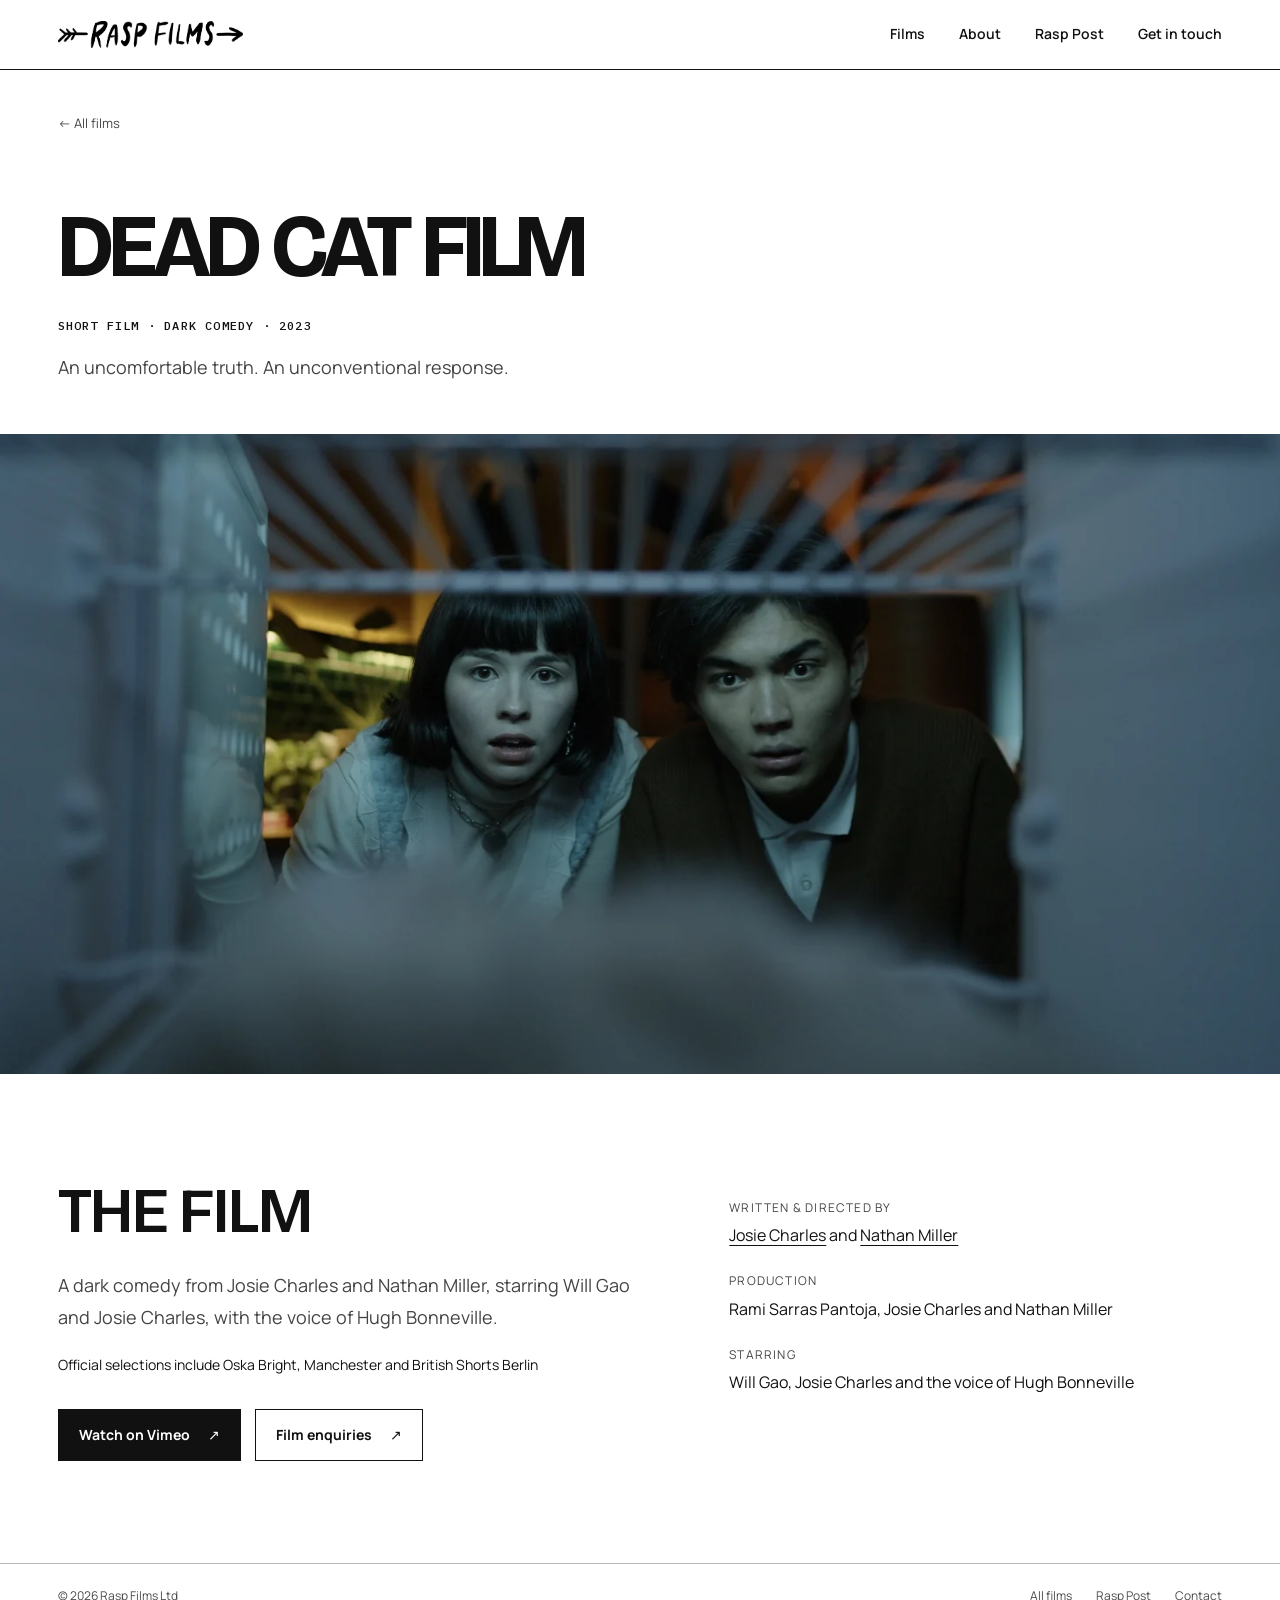
<file: films/dead-cat-film/index.html>
<!doctype html>
<html lang="en-GB" data-theme="mono"><head><meta charset="utf-8"><meta name="viewport" content="width=device-width,initial-scale=1">
<title>Dead Cat Film | Rasp Films</title><meta name="description" content="A dark comedy from Josie Charles and Nathan Miller, starring Will Gao and Josie Charles, with the voice of Hugh Bonneville."><meta name="robots" content="noindex,nofollow"><meta name="theme-color" content="#ffffff"><link rel="icon" href="/favicon.png" type="image/png"><link rel="preload" href="/assets/bricolage-latin.woff2" as="font" type="font/woff2" crossorigin><link rel="stylesheet" href="/assets/fonts.css"><link rel="stylesheet" href="/styles.css"><link rel="stylesheet" href="/refinements.css"><link rel="stylesheet" href="/mono-v2.css"><script src="/site.js" defer></script></head><body>
<a class="skip" href="#main">Skip to content</a><header class="site-header"><div class="wrap nav-inner"><a class="brand" href="/" aria-label="Rasp Films home"><img class="brand-logo" src="/assets/rasp-films-logo-transparent.png" alt="Rasp Films" width="4167" height="598"></a><button class="nav-menu" aria-expanded="false" aria-controls="main-nav" type="button">Menu</button><nav id="main-nav" class="nav-links" aria-label="Main navigation"><a href="/#films">Films</a><a href="/#about">About</a><a class="nav-post" href="/rasp-post/">Rasp Post</a><a href="/#contact">Get in touch</a></nav></div></header>
<main id="main"><section class="wrap film-detail-top"><a class="back-link" href="/#films">← All films</a><h1 class="detail-title">Dead Cat Film</h1><div class="eyebrow accent">Short film · Dark comedy · 2023</div><p class="detail-tagline">An uncomfortable truth. An unconventional response.</p></section>
<img class="detail-still" src="/assets/dead-cat-1600.webp" srcset="/assets/dead-cat-720.webp 720w, /assets/dead-cat-1600.webp 1600w" sizes="100vw" width="1600" height="733" alt="Josie Charles and Will Gao looking into a fridge in Dead Cat Film" fetchpriority="high">
<section class="wrap section detail-grid"><div><h2>The film</h2><p>A dark comedy from Josie Charles and Nathan Miller, starring Will Gao and Josie Charles, with the voice of Hugh Bonneville.</p><p style="font-size:14px;color:var(--acid)">Official selections include Oska Bright, Manchester and British Shorts Berlin</p><div class="film-watch"><a class="action action-primary" href="https://vimeo.com/917951066" target="_blank" rel="noopener noreferrer">Watch on Vimeo <span aria-hidden="true">↗</span></a><a class="action" href="mailto:rami@raspfilms.com?subject=Dead Cat Film%20%E2%80%94%20enquiry" data-enquiry="film-dead-cat-film">Film enquiries <span aria-hidden="true">↗</span></a></div></div><div><dl><dt>Written &amp; directed by</dt><dd><a class="creator-link" href="https://www.josiecharles.com/" target="_blank" rel="noopener noreferrer">Josie Charles</a> and <a class="creator-link" href="https://www.nathanmillertv.com/" target="_blank" rel="noopener noreferrer">Nathan Miller</a></dd><dt>Production</dt><dd>Rami Sarras Pantoja, Josie Charles and Nathan Miller</dd><dt>Starring</dt><dd>Will Gao, Josie Charles and the voice of Hugh Bonneville</dd></dl></div></section>
</main><footer class="wrap site-footer"><span>© 2026 Rasp Films Ltd</span><div class="footer-links"><a href="/#films">All films</a><a href="/rasp-post/">Rasp Post</a><a href="mailto:rami@raspfilms.com">Contact</a></div></footer></body></html>
</file>
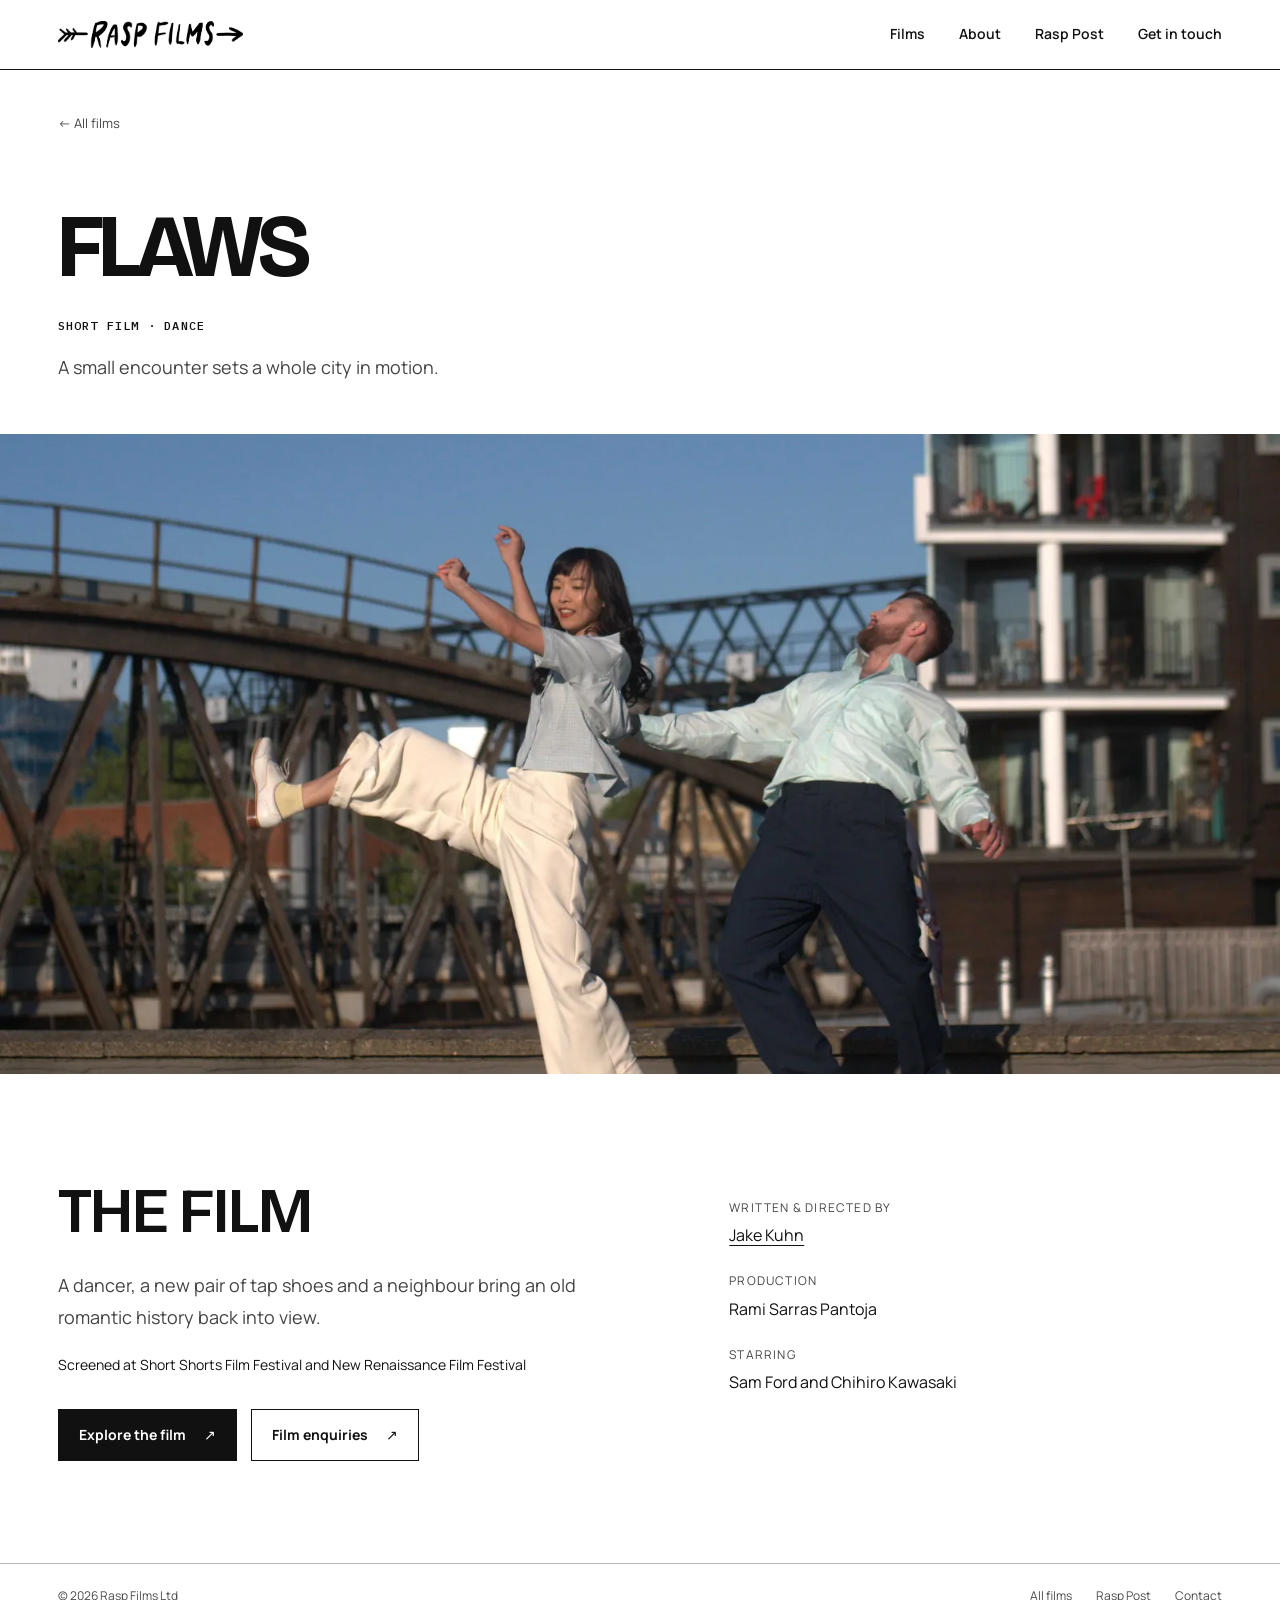
<file: films/flaws/index.html>
<!doctype html>
<html lang="en-GB" data-theme="mono"><head><meta charset="utf-8"><meta name="viewport" content="width=device-width,initial-scale=1">
<title>Flaws | Rasp Films</title><meta name="description" content="A dancer, a new pair of tap shoes and a neighbour bring an old romantic history back into view."><meta name="robots" content="noindex,nofollow"><meta name="theme-color" content="#ffffff"><link rel="icon" href="/favicon.png" type="image/png"><link rel="preload" href="/assets/bricolage-latin.woff2" as="font" type="font/woff2" crossorigin><link rel="stylesheet" href="/assets/fonts.css"><link rel="stylesheet" href="/styles.css"><link rel="stylesheet" href="/refinements.css"><link rel="stylesheet" href="/mono-v2.css"><script src="/site.js" defer></script></head><body>
<a class="skip" href="#main">Skip to content</a><header class="site-header"><div class="wrap nav-inner"><a class="brand" href="/" aria-label="Rasp Films home"><img class="brand-logo" src="/assets/rasp-films-logo-transparent.png" alt="Rasp Films" width="4167" height="598"></a><button class="nav-menu" aria-expanded="false" aria-controls="main-nav" type="button">Menu</button><nav id="main-nav" class="nav-links" aria-label="Main navigation"><a href="/#films">Films</a><a href="/#about">About</a><a class="nav-post" href="/rasp-post/">Rasp Post</a><a href="/#contact">Get in touch</a></nav></div></header>
<main id="main"><section class="wrap film-detail-top"><a class="back-link" href="/#films">← All films</a><h1 class="detail-title">Flaws</h1><div class="eyebrow accent">Short film · Dance</div><p class="detail-tagline">A small encounter sets a whole city in motion.</p></section>
<img class="detail-still" src="/assets/flaws-1600.webp" srcset="/assets/flaws-720.webp 720w, /assets/flaws-1600.webp 1600w" sizes="100vw" width="1600" height="1200" alt="Two dancers in motion beside a city bridge in Flaws" fetchpriority="high">
<section class="wrap section detail-grid"><div><h2>The film</h2><p>A dancer, a new pair of tap shoes and a neighbour bring an old romantic history back into view.</p><p style="font-size:14px;color:var(--acid)">Screened at Short Shorts Film Festival and New Renaissance Film Festival</p><div class="film-watch"><a class="action action-primary" href="https://jakekuhn.co.uk/flaws" target="_blank" rel="noopener noreferrer">Explore the film <span aria-hidden="true">↗</span></a><a class="action" href="mailto:rami@raspfilms.com?subject=Flaws%20%E2%80%94%20enquiry" data-enquiry="film-flaws">Film enquiries <span aria-hidden="true">↗</span></a></div></div><div><dl><dt>Written &amp; directed by</dt><dd><a class="creator-link" href="https://jakekuhn.co.uk/" target="_blank" rel="noopener noreferrer">Jake Kuhn</a></dd><dt>Production</dt><dd>Rami Sarras Pantoja</dd><dt>Starring</dt><dd>Sam Ford and Chihiro Kawasaki</dd></dl></div></section>
</main><footer class="wrap site-footer"><span>© 2026 Rasp Films Ltd</span><div class="footer-links"><a href="/#films">All films</a><a href="/rasp-post/">Rasp Post</a><a href="mailto:rami@raspfilms.com">Contact</a></div></footer></body></html>
</file>
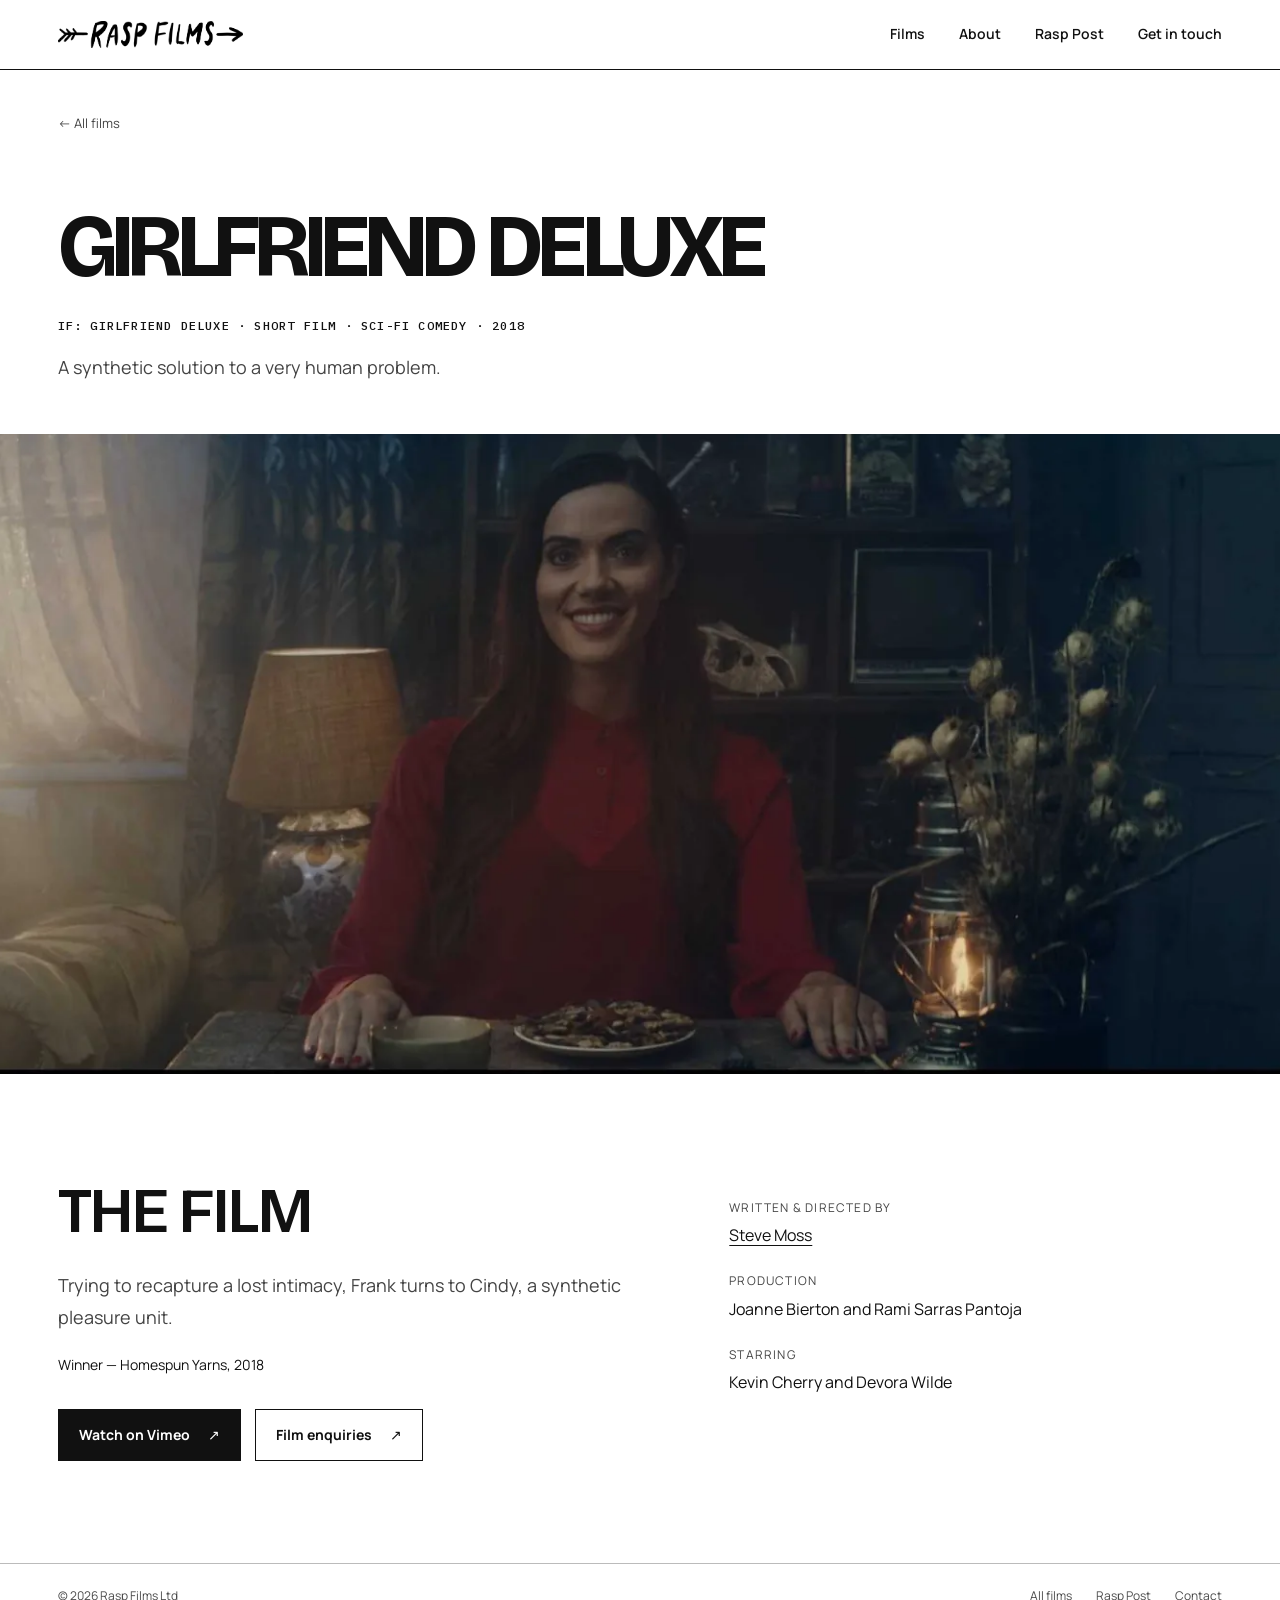
<file: films/girlfriend-deluxe/index.html>
<!doctype html>
<html lang="en-GB" data-theme="mono"><head><meta charset="utf-8"><meta name="viewport" content="width=device-width,initial-scale=1">
<title>Girlfriend Deluxe | Rasp Films</title><meta name="description" content="Trying to recapture a lost intimacy, Frank turns to Cindy, a synthetic pleasure unit."><meta name="robots" content="noindex,nofollow"><meta name="theme-color" content="#ffffff"><link rel="icon" href="/favicon.png" type="image/png"><link rel="preload" href="/assets/bricolage-latin.woff2" as="font" type="font/woff2" crossorigin><link rel="stylesheet" href="/assets/fonts.css"><link rel="stylesheet" href="/styles.css"><link rel="stylesheet" href="/refinements.css"><link rel="stylesheet" href="/mono-v2.css"><script src="/site.js" defer></script></head><body>
<a class="skip" href="#main">Skip to content</a><header class="site-header"><div class="wrap nav-inner"><a class="brand" href="/" aria-label="Rasp Films home"><img class="brand-logo" src="/assets/rasp-films-logo-transparent.png" alt="Rasp Films" width="4167" height="598"></a><button class="nav-menu" aria-expanded="false" aria-controls="main-nav" type="button">Menu</button><nav id="main-nav" class="nav-links" aria-label="Main navigation"><a href="/#films">Films</a><a href="/#about">About</a><a class="nav-post" href="/rasp-post/">Rasp Post</a><a href="/#contact">Get in touch</a></nav></div></header>
<main id="main"><section class="wrap film-detail-top"><a class="back-link" href="/#films">← All films</a><h1 class="detail-title">Girlfriend Deluxe</h1><div class="eyebrow accent">If: Girlfriend Deluxe · Short film · Sci-fi comedy · 2018</div><p class="detail-tagline">A synthetic solution to a very human problem.</p></section>
<img class="detail-still" src="/assets/girlfriend-deluxe-1600.webp" srcset="/assets/girlfriend-deluxe-720.webp 720w, /assets/girlfriend-deluxe-1600.webp 1600w" sizes="100vw" width="1600" height="666" alt="A woman seated at a table in Girlfriend Deluxe" fetchpriority="high">
<section class="wrap section detail-grid"><div><h2>The film</h2><p>Trying to recapture a lost intimacy, Frank turns to Cindy, a synthetic pleasure unit.</p><p style="font-size:14px;color:var(--acid)">Winner — Homespun Yarns, 2018</p><div class="film-watch"><a class="action action-primary" href="https://vimeo.com/425471586" target="_blank" rel="noopener noreferrer">Watch on Vimeo <span aria-hidden="true">↗</span></a><a class="action" href="mailto:rami@raspfilms.com?subject=Girlfriend Deluxe%20%E2%80%94%20enquiry" data-enquiry="film-girlfriend-deluxe">Film enquiries <span aria-hidden="true">↗</span></a></div></div><div><dl><dt>Written &amp; directed by</dt><dd><a class="creator-link" href="https://homespunyarns.tv/girlfrienddeluxe/" target="_blank" rel="noopener noreferrer">Steve Moss</a></dd><dt>Production</dt><dd>Joanne Bierton and Rami Sarras Pantoja</dd><dt>Starring</dt><dd>Kevin Cherry and Devora Wilde</dd></dl></div></section>
</main><footer class="wrap site-footer"><span>© 2026 Rasp Films Ltd</span><div class="footer-links"><a href="/#films">All films</a><a href="/rasp-post/">Rasp Post</a><a href="mailto:rami@raspfilms.com">Contact</a></div></footer></body></html>
</file>
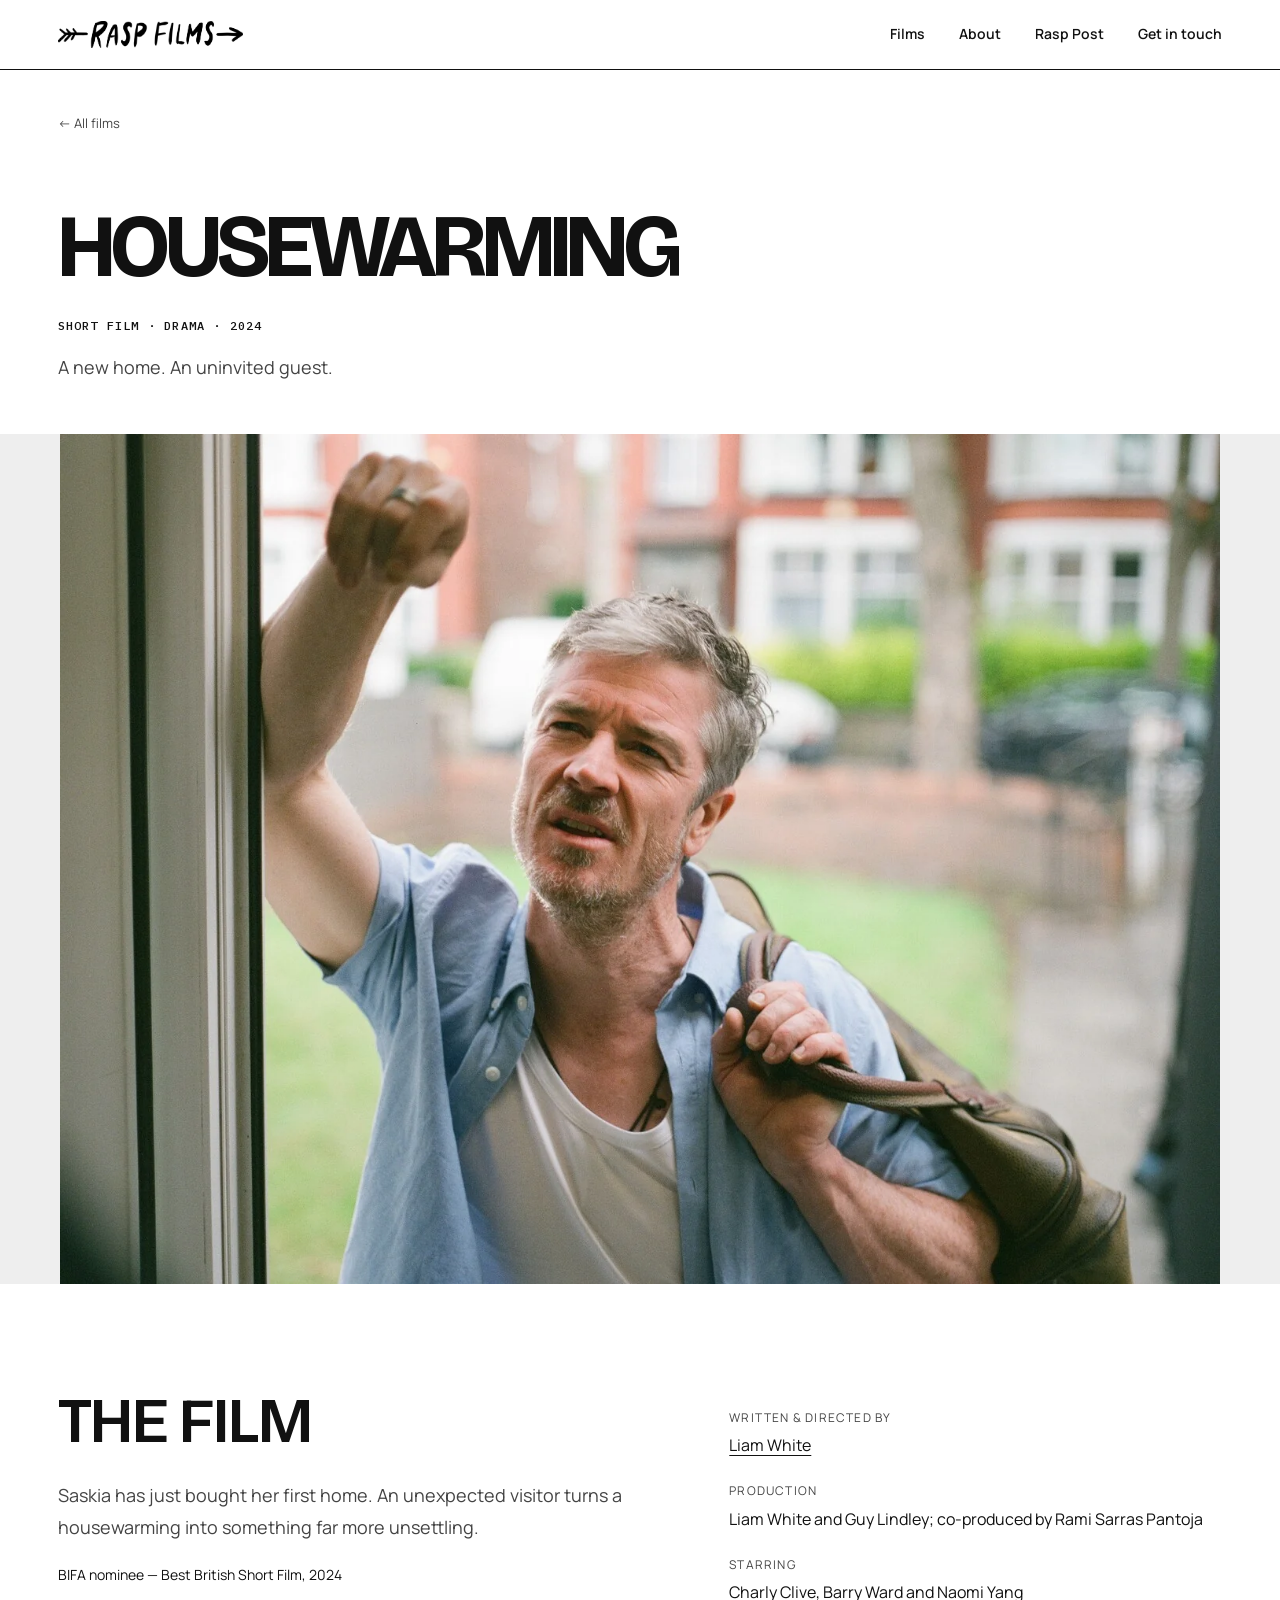
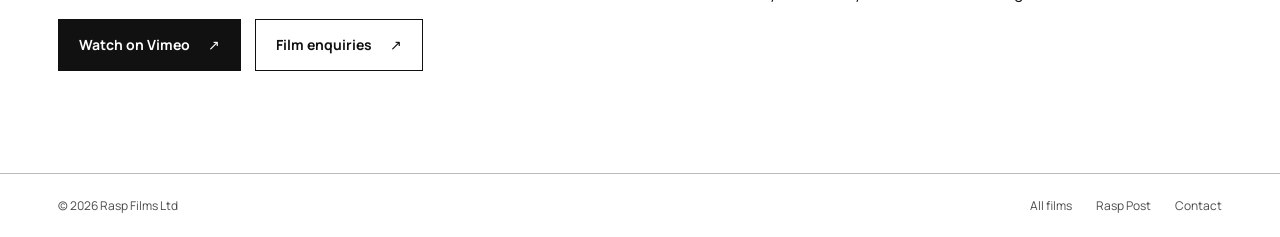
<file: films/housewarming/index.html>
<!doctype html>
<html lang="en-GB" data-theme="mono"><head><meta charset="utf-8"><meta name="viewport" content="width=device-width,initial-scale=1">
<title>Housewarming | Rasp Films</title><meta name="description" content="Saskia has just bought her first home. An unexpected visitor turns a housewarming into something far more unsettling."><meta name="robots" content="noindex,nofollow"><meta name="theme-color" content="#ffffff"><link rel="icon" href="/favicon.png" type="image/png"><link rel="preload" href="/assets/bricolage-latin.woff2" as="font" type="font/woff2" crossorigin><link rel="stylesheet" href="/assets/fonts.css"><link rel="stylesheet" href="/styles.css"><link rel="stylesheet" href="/refinements.css"><link rel="stylesheet" href="/mono-v2.css"><script src="/site.js" defer></script></head><body>
<a class="skip" href="#main">Skip to content</a><header class="site-header"><div class="wrap nav-inner"><a class="brand" href="/" aria-label="Rasp Films home"><img class="brand-logo" src="/assets/rasp-films-logo-transparent.png" alt="Rasp Films" width="4167" height="598"></a><button class="nav-menu" aria-expanded="false" aria-controls="main-nav" type="button">Menu</button><nav id="main-nav" class="nav-links" aria-label="Main navigation"><a href="/#films">Films</a><a href="/#about">About</a><a class="nav-post" href="/rasp-post/">Rasp Post</a><a href="/#contact">Get in touch</a></nav></div></header>
<main id="main"><section class="wrap film-detail-top"><a class="back-link" href="/#films">← All films</a><h1 class="detail-title">Housewarming</h1><div class="eyebrow accent">Short film · Drama · 2024</div><p class="detail-tagline">A new home. An uninvited guest.</p></section>
<img class="detail-still" src="/assets/housewarming-1600.webp" srcset="/assets/housewarming-720.webp 720w, /assets/housewarming-1600.webp 1600w" sizes="100vw" width="1475" height="1080" alt="A man knocks at the door in Housewarming" fetchpriority="high">
<section class="wrap section detail-grid"><div><h2>The film</h2><p>Saskia has just bought her first home. An unexpected visitor turns a housewarming into something far more unsettling.</p><p style="font-size:14px;color:var(--acid)">BIFA nominee — Best British Short Film, 2024</p><div class="film-watch"><a class="action action-primary" href="https://vimeo.com/1057425514" target="_blank" rel="noopener noreferrer">Watch on Vimeo <span aria-hidden="true">↗</span></a><a class="action" href="mailto:rami@raspfilms.com?subject=Housewarming%20%E2%80%94%20enquiry" data-enquiry="film-housewarming">Film enquiries <span aria-hidden="true">↗</span></a></div></div><div><dl><dt>Written &amp; directed by</dt><dd><a class="creator-link" href="https://vimeo.com/falsetoothfilms" target="_blank" rel="noopener noreferrer">Liam White</a></dd><dt>Production</dt><dd>Liam White and Guy Lindley; co-produced by Rami Sarras Pantoja</dd><dt>Starring</dt><dd>Charly Clive, Barry Ward and Naomi Yang</dd></dl></div></section>
</main><footer class="wrap site-footer"><span>© 2026 Rasp Films Ltd</span><div class="footer-links"><a href="/#films">All films</a><a href="/rasp-post/">Rasp Post</a><a href="mailto:rami@raspfilms.com">Contact</a></div></footer></body></html>
</file>
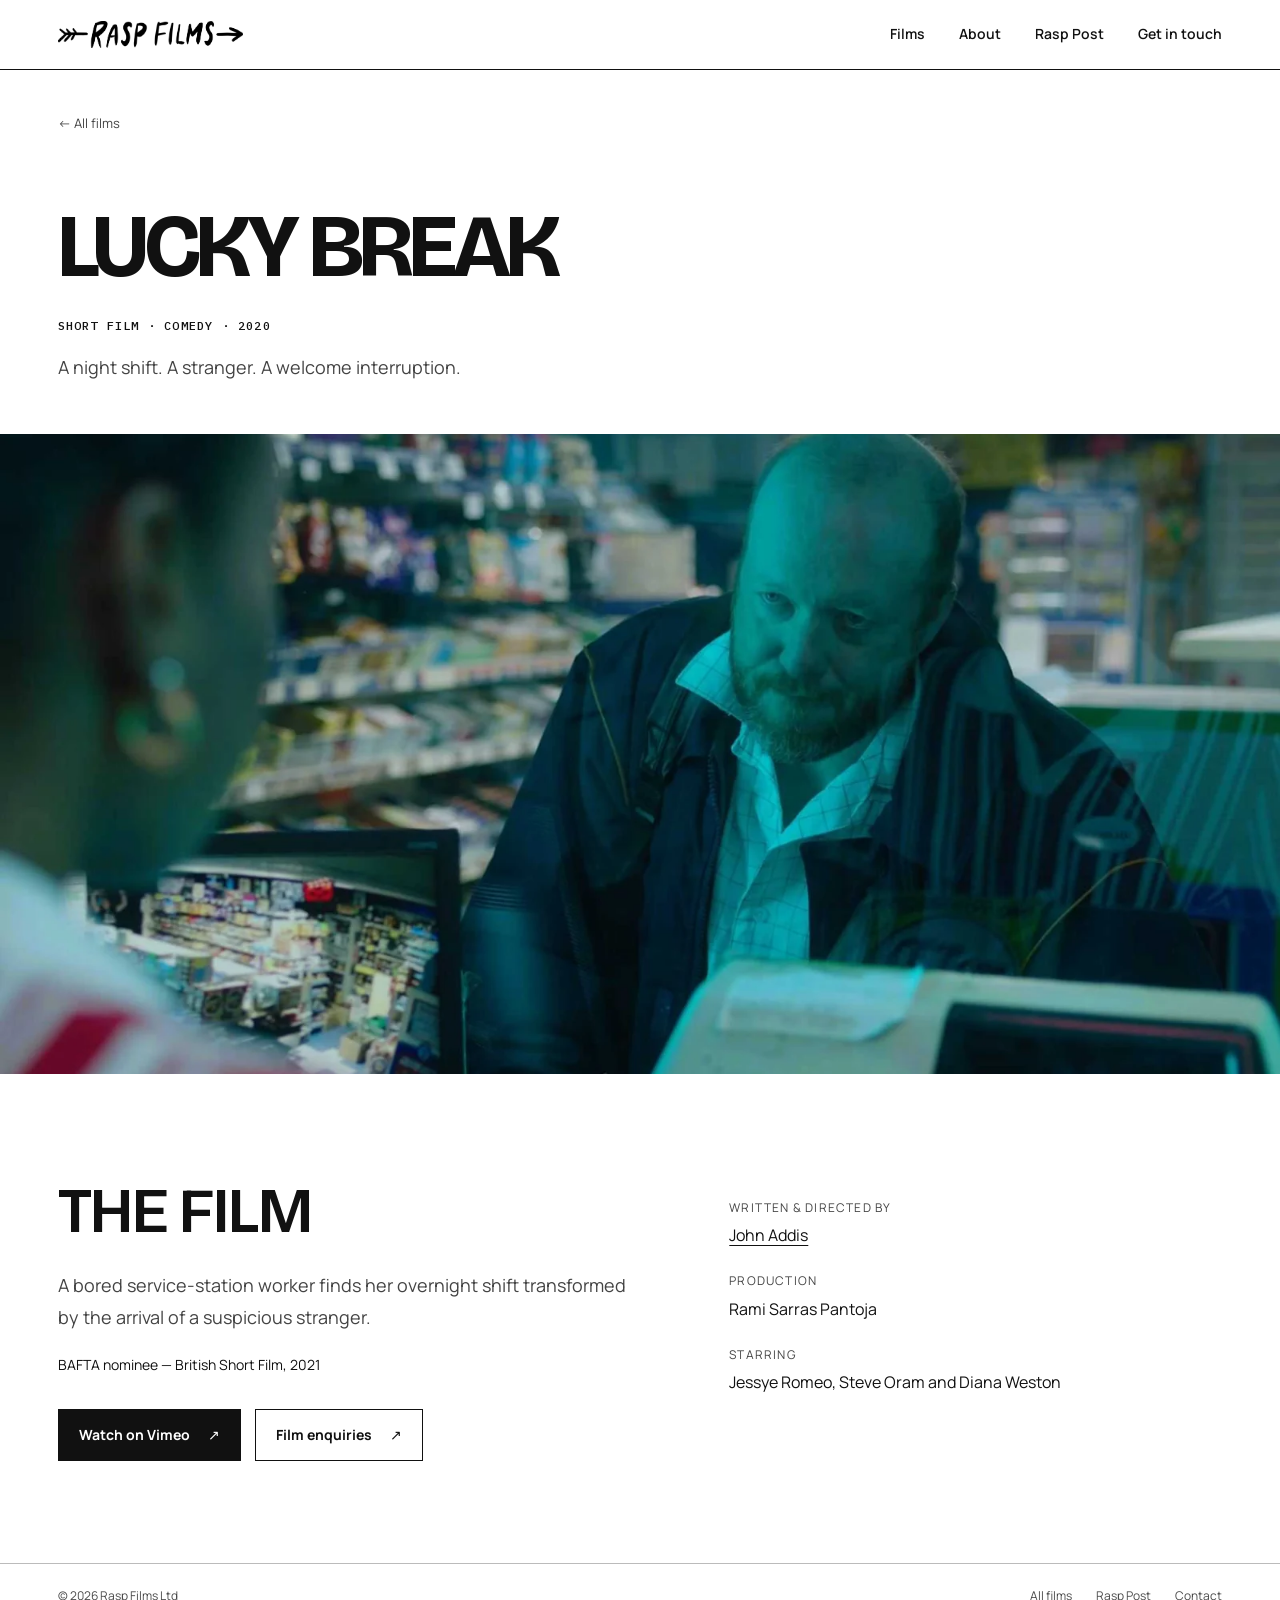
<file: films/lucky-break/index.html>
<!doctype html>
<html lang="en-GB" data-theme="mono"><head><meta charset="utf-8"><meta name="viewport" content="width=device-width,initial-scale=1">
<title>Lucky Break | Rasp Films</title><meta name="description" content="A bored service-station worker finds her overnight shift transformed by the arrival of a suspicious stranger."><meta name="robots" content="noindex,nofollow"><meta name="theme-color" content="#ffffff"><link rel="icon" href="/favicon.png" type="image/png"><link rel="preload" href="/assets/bricolage-latin.woff2" as="font" type="font/woff2" crossorigin><link rel="stylesheet" href="/assets/fonts.css"><link rel="stylesheet" href="/styles.css"><link rel="stylesheet" href="/refinements.css"><link rel="stylesheet" href="/mono-v2.css"><script src="/site.js" defer></script></head><body>
<a class="skip" href="#main">Skip to content</a><header class="site-header"><div class="wrap nav-inner"><a class="brand" href="/" aria-label="Rasp Films home"><img class="brand-logo" src="/assets/rasp-films-logo-transparent.png" alt="Rasp Films" width="4167" height="598"></a><button class="nav-menu" aria-expanded="false" aria-controls="main-nav" type="button">Menu</button><nav id="main-nav" class="nav-links" aria-label="Main navigation"><a href="/#films">Films</a><a href="/#about">About</a><a class="nav-post" href="/rasp-post/">Rasp Post</a><a href="/#contact">Get in touch</a></nav></div></header>
<main id="main"><section class="wrap film-detail-top"><a class="back-link" href="/#films">← All films</a><h1 class="detail-title">Lucky Break</h1><div class="eyebrow accent">Short film · Comedy · 2020</div><p class="detail-tagline">A night shift. A stranger. A welcome interruption.</p></section>
<img class="detail-still" src="/assets/lucky-break-1600.webp" srcset="/assets/lucky-break-720.webp 720w, /assets/lucky-break-1600.webp 1600w" sizes="100vw" width="1600" height="902" alt="Steve Oram in a scene from Lucky Break" fetchpriority="high">
<section class="wrap section detail-grid"><div><h2>The film</h2><p>A bored service-station worker finds her overnight shift transformed by the arrival of a suspicious stranger.</p><p style="font-size:14px;color:var(--acid)">BAFTA nominee — British Short Film, 2021</p><div class="film-watch"><a class="action action-primary" href="https://vimeo.com/685817142" target="_blank" rel="noopener noreferrer">Watch on Vimeo <span aria-hidden="true">↗</span></a><a class="action" href="mailto:rami@raspfilms.com?subject=Lucky Break%20%E2%80%94%20enquiry" data-enquiry="film-lucky-break">Film enquiries <span aria-hidden="true">↗</span></a></div></div><div><dl><dt>Written &amp; directed by</dt><dd><a class="creator-link" href="https://www.independenttalent.com/directors/john-addis/" target="_blank" rel="noopener noreferrer">John Addis</a></dd><dt>Production</dt><dd>Rami Sarras Pantoja</dd><dt>Starring</dt><dd>Jessye Romeo, Steve Oram and Diana Weston</dd></dl></div></section>
</main><footer class="wrap site-footer"><span>© 2026 Rasp Films Ltd</span><div class="footer-links"><a href="/#films">All films</a><a href="/rasp-post/">Rasp Post</a><a href="mailto:rami@raspfilms.com">Contact</a></div></footer></body></html>
</file>
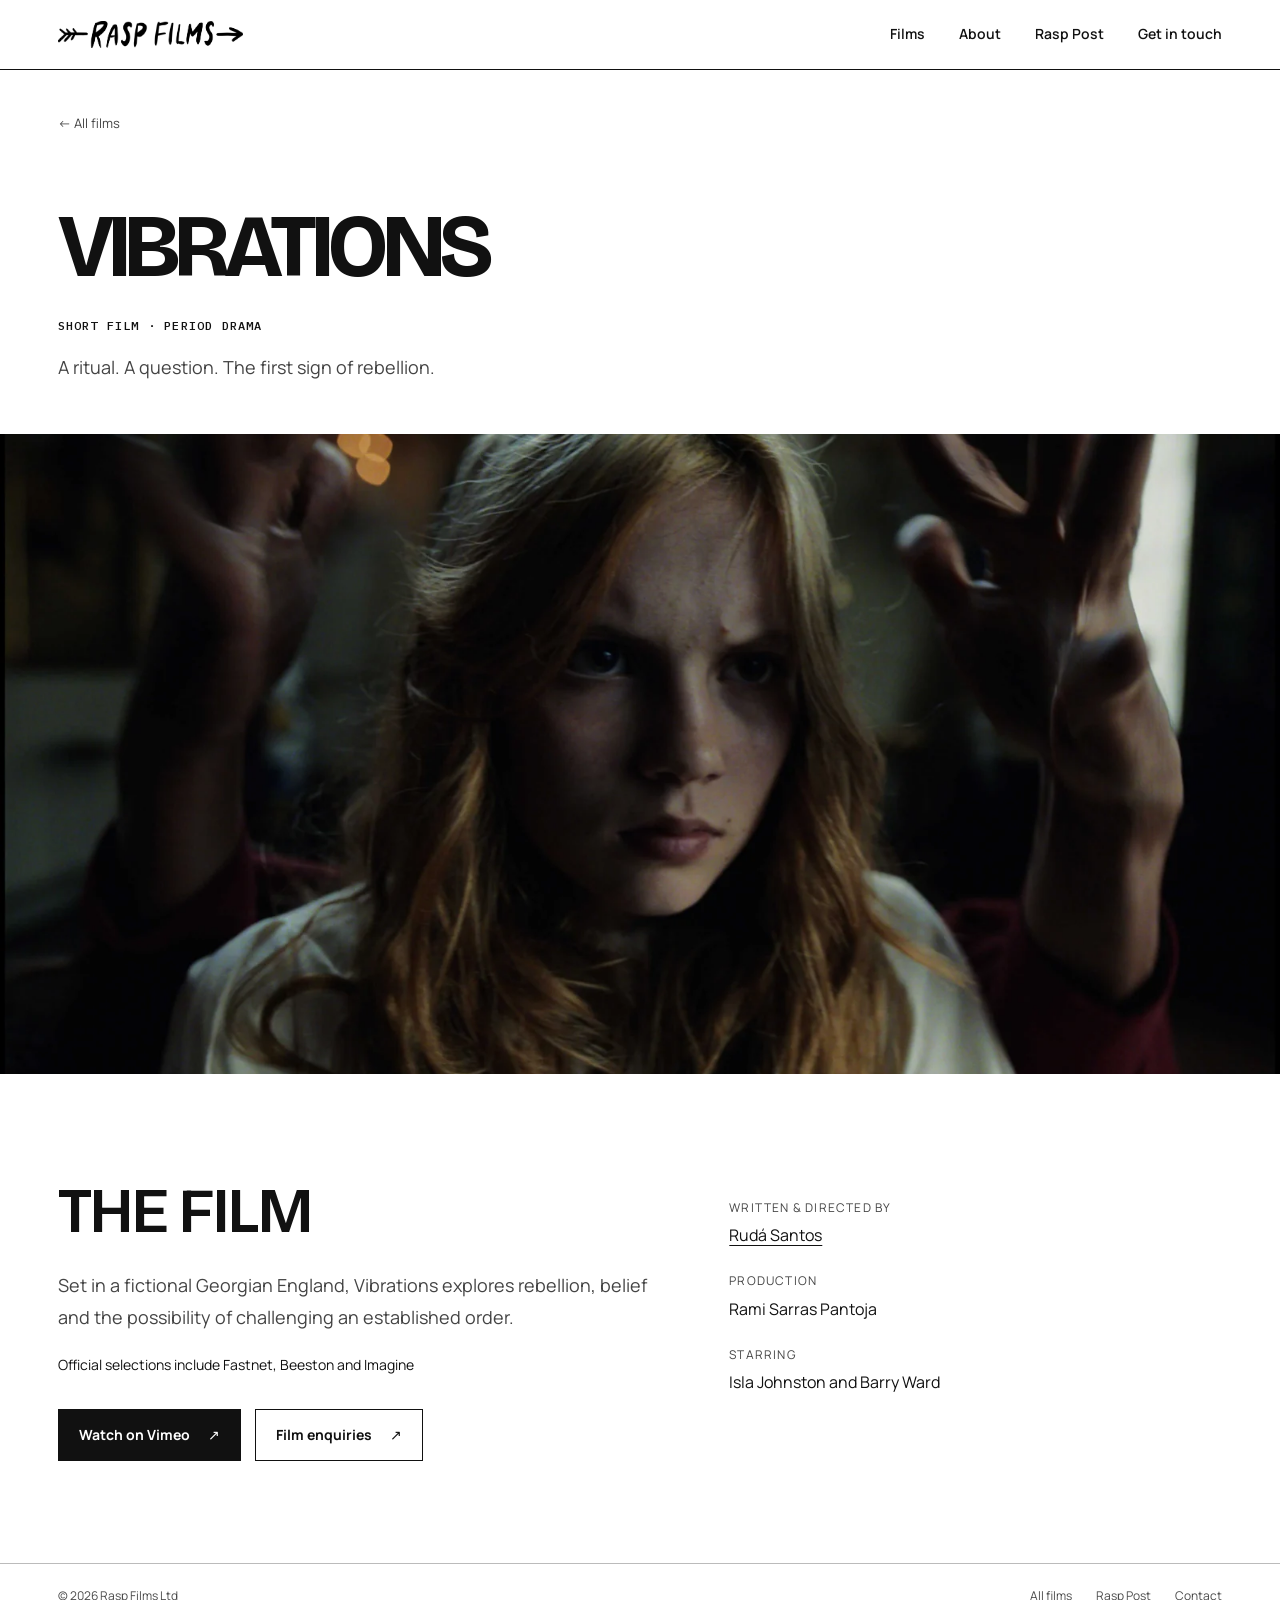
<file: films/vibrations/index.html>
<!doctype html>
<html lang="en-GB" data-theme="mono"><head><meta charset="utf-8"><meta name="viewport" content="width=device-width,initial-scale=1">
<title>Vibrations | Rasp Films</title><meta name="description" content="Set in a fictional Georgian England, Vibrations explores rebellion, belief and the possibility of challenging an established order."><meta name="robots" content="noindex,nofollow"><meta name="theme-color" content="#ffffff"><link rel="icon" href="/favicon.png" type="image/png"><link rel="preload" href="/assets/bricolage-latin.woff2" as="font" type="font/woff2" crossorigin><link rel="stylesheet" href="/assets/fonts.css"><link rel="stylesheet" href="/styles.css"><link rel="stylesheet" href="/refinements.css"><link rel="stylesheet" href="/mono-v2.css"><script src="/site.js" defer></script></head><body>
<a class="skip" href="#main">Skip to content</a><header class="site-header"><div class="wrap nav-inner"><a class="brand" href="/" aria-label="Rasp Films home"><img class="brand-logo" src="/assets/rasp-films-logo-transparent.png" alt="Rasp Films" width="4167" height="598"></a><button class="nav-menu" aria-expanded="false" aria-controls="main-nav" type="button">Menu</button><nav id="main-nav" class="nav-links" aria-label="Main navigation"><a href="/#films">Films</a><a href="/#about">About</a><a class="nav-post" href="/rasp-post/">Rasp Post</a><a href="/#contact">Get in touch</a></nav></div></header>
<main id="main"><section class="wrap film-detail-top"><a class="back-link" href="/#films">← All films</a><h1 class="detail-title">Vibrations</h1><div class="eyebrow accent">Short film · Period drama</div><p class="detail-tagline">A ritual. A question. The first sign of rebellion.</p></section>
<img class="detail-still" src="/assets/vibrations-1600.webp" srcset="/assets/vibrations-720.webp 720w, /assets/vibrations-1600.webp 1600w" sizes="100vw" width="1600" height="1096" alt="Isla Johnston surrounded by hands in Vibrations" fetchpriority="high">
<section class="wrap section detail-grid"><div><h2>The film</h2><p>Set in a fictional Georgian England, Vibrations explores rebellion, belief and the possibility of challenging an established order.</p><p style="font-size:14px;color:var(--acid)">Official selections include Fastnet, Beeston and Imagine</p><div class="film-watch"><a class="action action-primary" href="https://vimeo.com/999274128" target="_blank" rel="noopener noreferrer">Watch on Vimeo <span aria-hidden="true">↗</span></a><a class="action" href="mailto:rami@raspfilms.com?subject=Vibrations%20%E2%80%94%20enquiry" data-enquiry="film-vibrations">Film enquiries <span aria-hidden="true">↗</span></a></div></div><div><dl><dt>Written &amp; directed by</dt><dd><a class="creator-link" href="https://www.rudasantos.tv/" target="_blank" rel="noopener noreferrer">Rudá Santos</a></dd><dt>Production</dt><dd>Rami Sarras Pantoja</dd><dt>Starring</dt><dd>Isla Johnston and Barry Ward</dd></dl></div></section>
</main><footer class="wrap site-footer"><span>© 2026 Rasp Films Ltd</span><div class="footer-links"><a href="/#films">All films</a><a href="/rasp-post/">Rasp Post</a><a href="mailto:rami@raspfilms.com">Contact</a></div></footer></body></html>
</file>
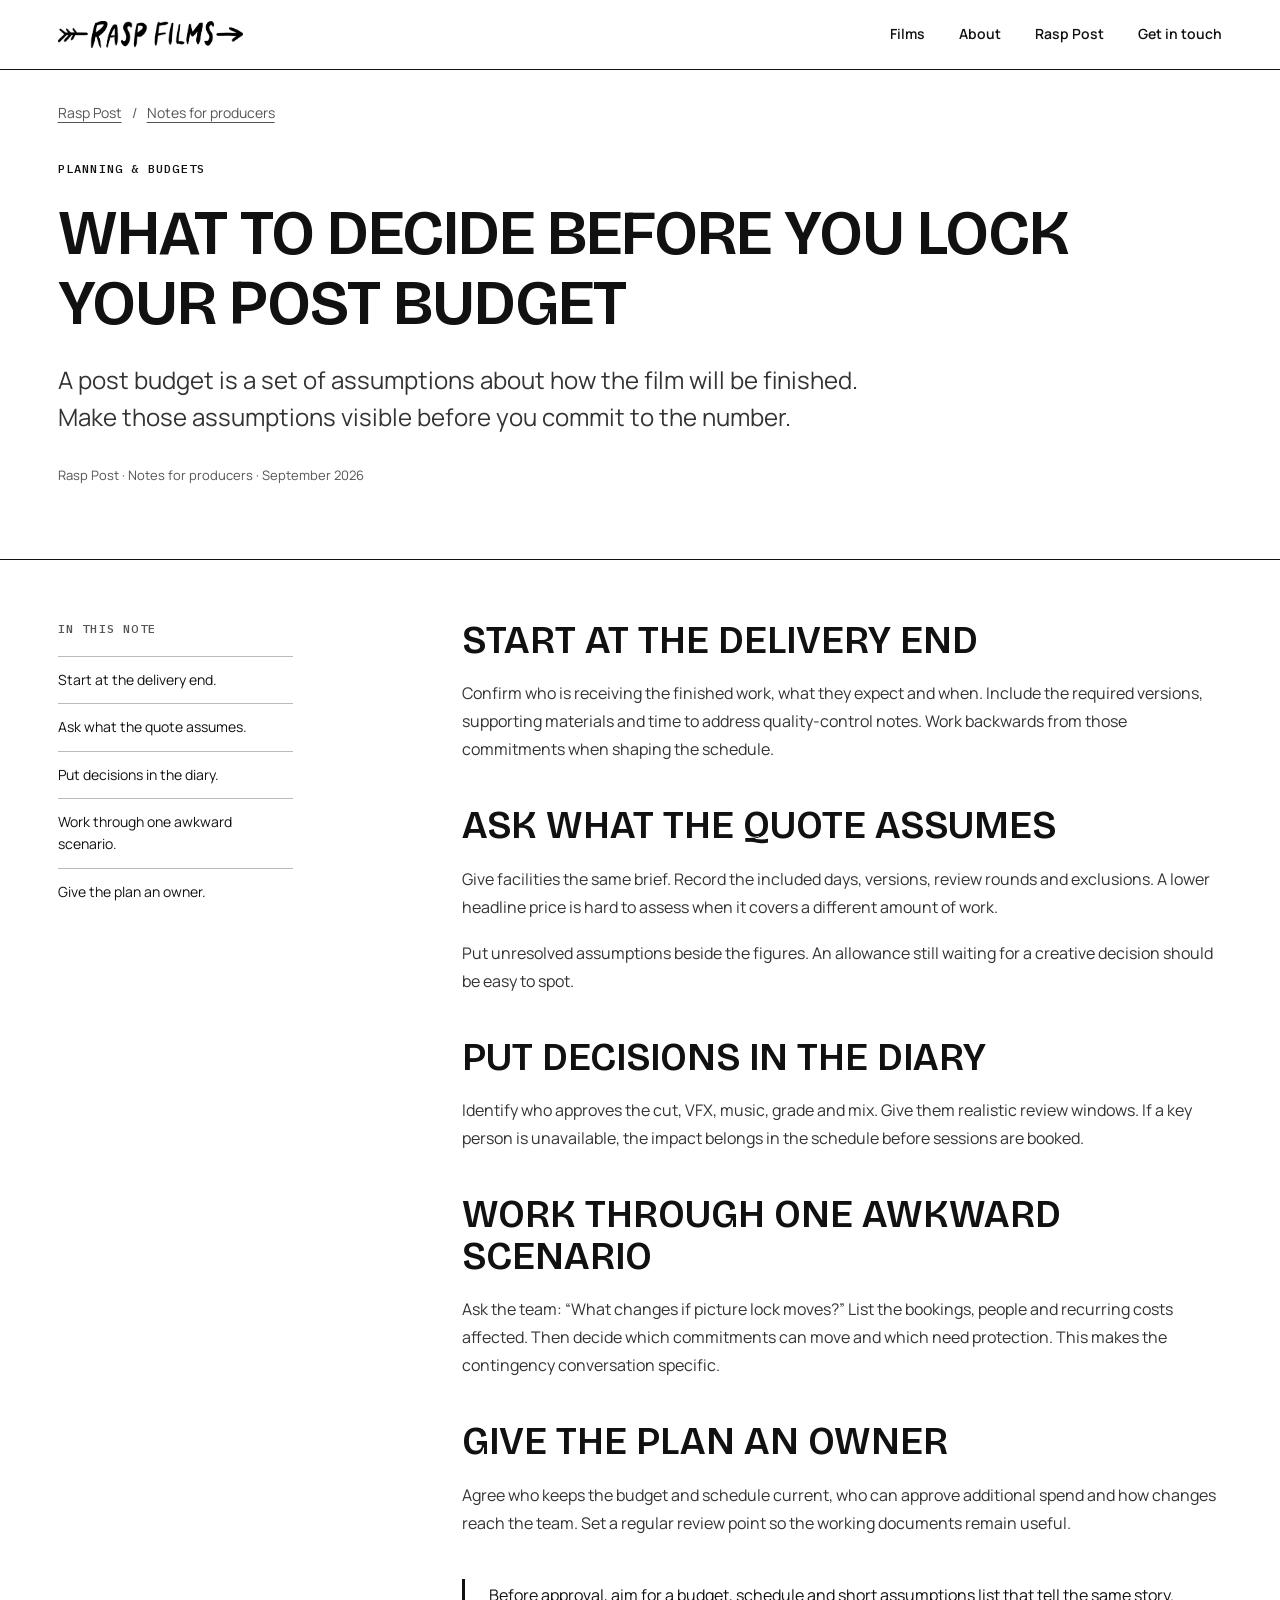
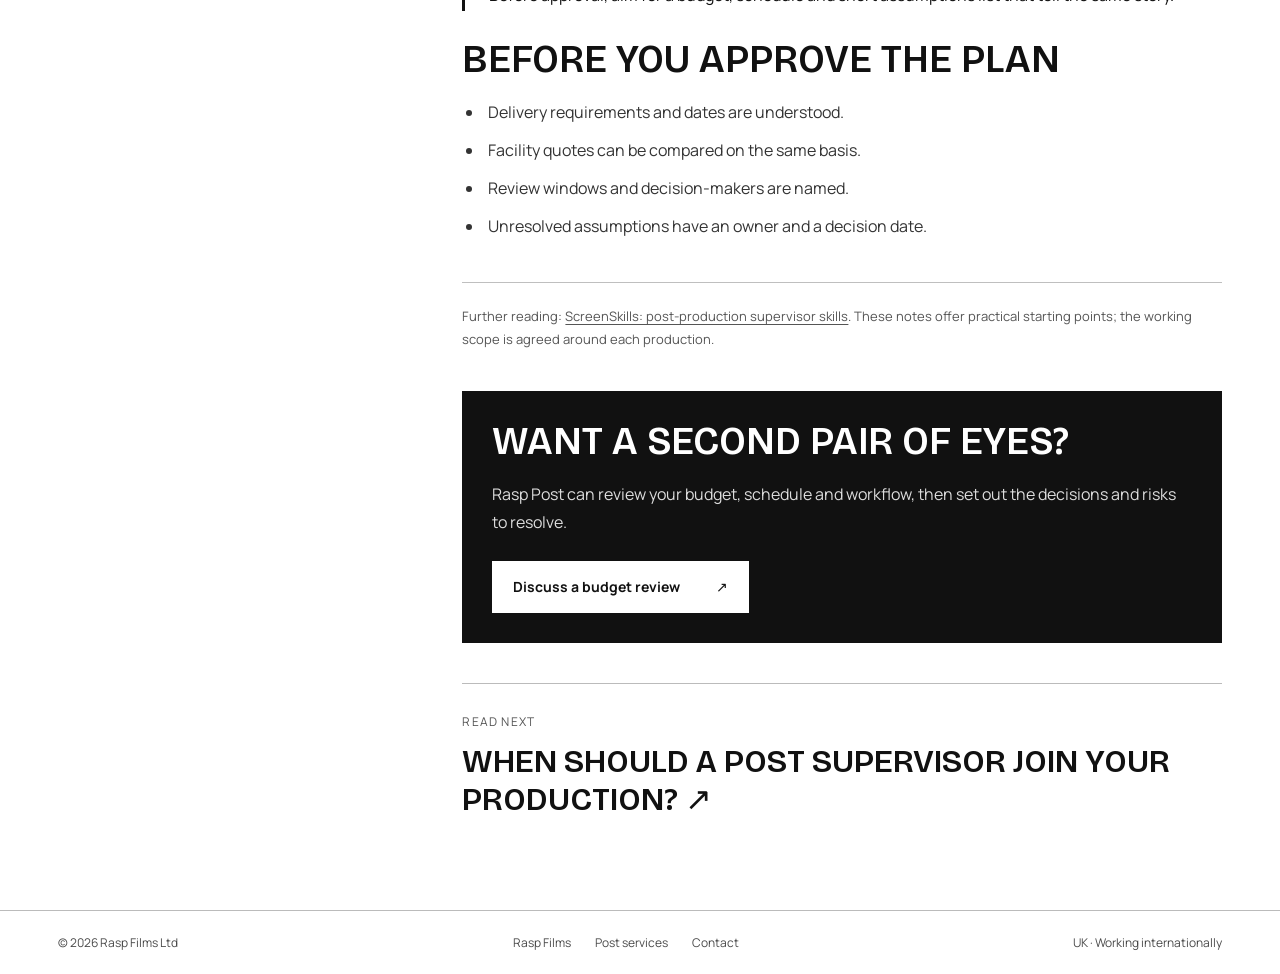
<file: rasp-post/notes/post-production-budget/index.html>
<!doctype html>
<html lang="en-GB" data-theme="mono"><head><meta charset="utf-8"><meta name="viewport" content="width=device-width,initial-scale=1">
<title>Before you lock your post budget | Rasp Post</title><meta name="description" content="Five decisions to resolve before committing to a post production budget: delivery, assumptions, approvals, changing costs and ownership."><meta name="robots" content="noindex,nofollow"><meta name="theme-color" content="#ffffff">
<link rel="icon" href="/favicon.png" type="image/png"><link rel="preload" href="/assets/bricolage-latin.woff2" as="font" type="font/woff2" crossorigin><link rel="stylesheet" href="/assets/fonts.css"><link rel="stylesheet" href="/styles.css"><link rel="stylesheet" href="/refinements.css"><link rel="stylesheet" href="/mono-v2.css"><script src="/site.js" defer></script></head>
<body><a class="skip" href="#main">Skip to content</a>
<header class="site-header"><div class="wrap nav-inner"><a class="brand" href="/" aria-label="Rasp Films home"><img class="brand-logo" src="/assets/rasp-films-logo-transparent.png" alt="Rasp Films" width="4167" height="598"></a><button class="nav-menu" aria-expanded="false" aria-controls="main-nav" type="button">Menu</button><nav id="main-nav" class="nav-links" aria-label="Main navigation"><a href="/#films">Films</a><a href="/#about">About</a><a class="nav-post" href="/rasp-post/">Rasp Post</a><a href="/rasp-post/#contact">Get in touch</a></nav></div></header>
<main id="main"><div class="guide-top"><div class="wrap"><nav class="breadcrumbs" aria-label="Breadcrumb"><a href="/rasp-post/">Rasp Post</a><span aria-hidden="true">/</span><a href="/rasp-post/">Notes for producers</a></nav><div class="eyebrow">Planning &amp; budgets</div><h1 class="guide-title">What to decide before you lock your post budget</h1><p class="guide-standfirst">A post budget is a set of assumptions about how the film will be finished. Make those assumptions visible before you commit to the number.</p><p class="guide-meta">Rasp Post · Notes for producers · September 2026</p></div></div>
<div class="wrap guide-layout"><nav class="guide-nav" aria-label="In this guide"><div class="eyebrow">In this note</div><a href="#delivery">Start at the delivery end.</a><a href="#assumptions">Ask what the quote assumes.</a><a href="#approvals">Put decisions in the diary.</a><a href="#changes">Work through one awkward scenario.</a><a href="#ownership">Give the plan an owner.</a></nav>
<article class="guide-copy" aria-label="Before you lock your post budget"><section id="delivery"><h2>Start at the delivery end</h2><p>Confirm who is receiving the finished work, what they expect and when. Include the required versions, supporting materials and time to address quality-control notes. Work backwards from those commitments when shaping the schedule.</p></section><section id="assumptions"><h2>Ask what the quote assumes</h2><p>Give facilities the same brief. Record the included days, versions, review rounds and exclusions. A lower headline price is hard to assess when it covers a different amount of work.</p><p>Put unresolved assumptions beside the figures. An allowance still waiting for a creative decision should be easy to spot.</p></section><section id="approvals"><h2>Put decisions in the diary</h2><p>Identify who approves the cut, VFX, music, grade and mix. Give them realistic review windows. If a key person is unavailable, the impact belongs in the schedule before sessions are booked.</p></section><section id="changes"><h2>Work through one awkward scenario</h2><p>Ask the team: “What changes if picture lock moves?” List the bookings, people and recurring costs affected. Then decide which commitments can move and which need protection. This makes the contingency conversation specific.</p></section><section id="ownership"><h2>Give the plan an owner</h2><p>Agree who keeps the budget and schedule current, who can approve additional spend and how changes reach the team. Set a regular review point so the working documents remain useful.</p></section><div class="guide-callout"><p>Before approval, aim for a budget, schedule and short assumptions list that tell the same story.</p></div><section><h2>Before you approve the plan</h2><ul><li>Delivery requirements and dates are understood.</li><li>Facility quotes can be compared on the same basis.</li><li>Review windows and decision-makers are named.</li><li>Unresolved assumptions have an owner and a decision date.</li></ul></section>
<div class="guide-sources"><p>Further reading: <a href="https://www.screenskills.com/skills-checklists/scripted-film-and-tv/post-production-department-freelance-scripted/post-production-supervisor-skills/">ScreenSkills: post-production supervisor skills</a>. These notes offer practical starting points; the working scope is agreed around each production.</p></div>
<aside class="guide-cta"><h2>Want a second pair of eyes?</h2><p>Rasp Post can review your budget, schedule and workflow, then set out the decisions and risks to resolve.</p><a class="action" href="mailto:rami@raspfilms.com?subject=Rasp%20Post%20%E2%80%94%20post%20budget%20review&amp;body=Project%20/%20format%3A%0ACurrent%20stage%3A%0AProposed%20dates%3A%0ASupport%20needed%3A%0A" data-enquiry="note-post-production-budget">Discuss a budget review <span aria-hidden="true">↗</span></a></aside>
<a class="guide-next" href="/rasp-post/notes/when-to-hire-a-post-supervisor/"><span>Read next</span><strong>When should a post supervisor join your production? ↗</strong></a>
</article></div></main><footer class="wrap site-footer"><span>© 2026 Rasp Films Ltd</span><div class="footer-links"><a href="/">Rasp Films</a><a href="/rasp-post/">Post services</a><a href="mailto:rami@raspfilms.com">Contact</a></div><span>UK · Working internationally</span></footer></body></html>
</file>
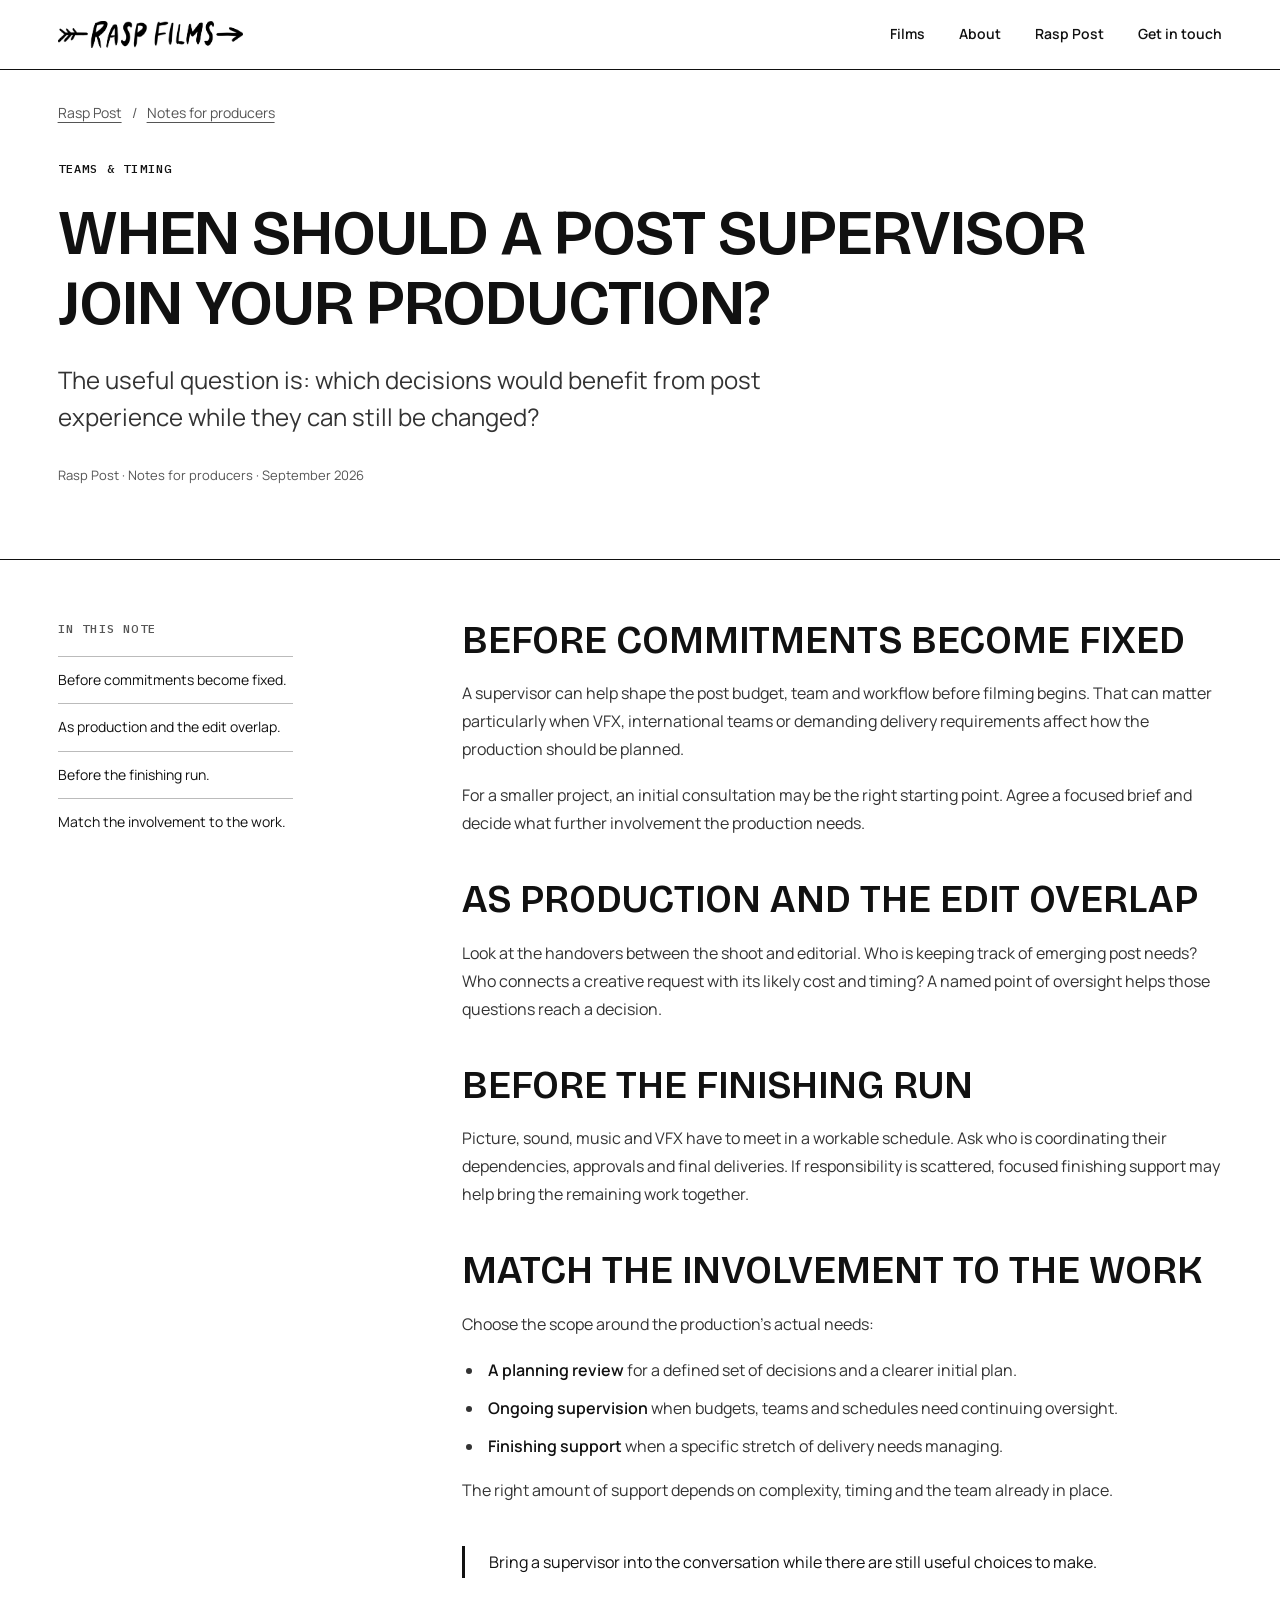
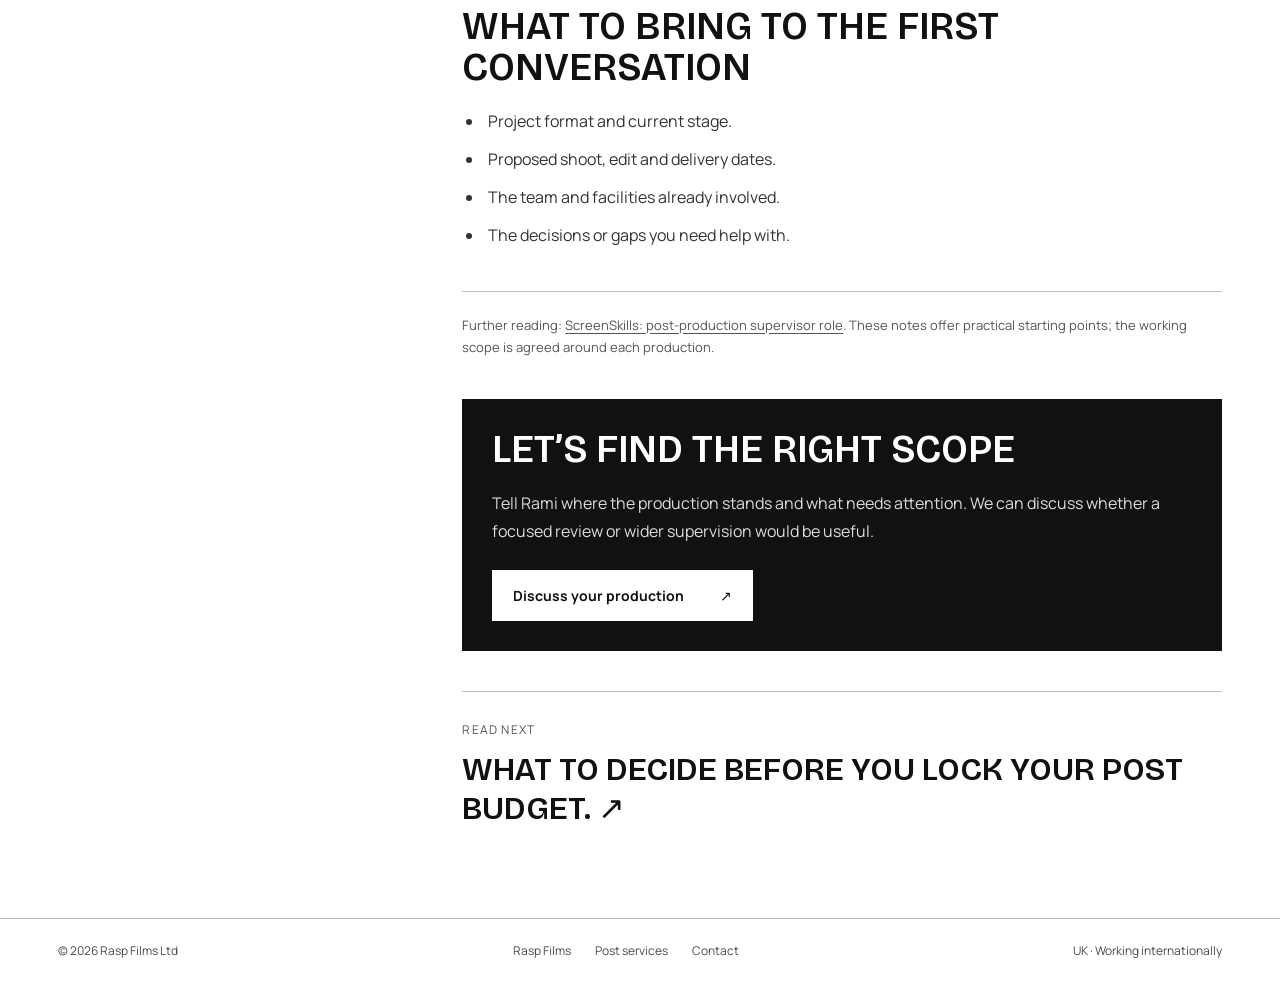
<file: rasp-post/notes/when-to-hire-a-post-supervisor/index.html>
<!doctype html>
<html lang="en-GB" data-theme="mono"><head><meta charset="utf-8"><meta name="viewport" content="width=device-width,initial-scale=1">
<title>When to bring in a post supervisor | Rasp Post</title><meta name="description" content="A practical guide to choosing when to involve a post production supervisor, and whether you need a planning review, ongoing supervision or finishing support."><meta name="robots" content="noindex,nofollow"><meta name="theme-color" content="#ffffff">
<link rel="icon" href="/favicon.png" type="image/png"><link rel="preload" href="/assets/bricolage-latin.woff2" as="font" type="font/woff2" crossorigin><link rel="stylesheet" href="/assets/fonts.css"><link rel="stylesheet" href="/styles.css"><link rel="stylesheet" href="/refinements.css"><link rel="stylesheet" href="/mono-v2.css"><script src="/site.js" defer></script></head>
<body><a class="skip" href="#main">Skip to content</a>
<header class="site-header"><div class="wrap nav-inner"><a class="brand" href="/" aria-label="Rasp Films home"><img class="brand-logo" src="/assets/rasp-films-logo-transparent.png" alt="Rasp Films" width="4167" height="598"></a><button class="nav-menu" aria-expanded="false" aria-controls="main-nav" type="button">Menu</button><nav id="main-nav" class="nav-links" aria-label="Main navigation"><a href="/#films">Films</a><a href="/#about">About</a><a class="nav-post" href="/rasp-post/">Rasp Post</a><a href="/rasp-post/#contact">Get in touch</a></nav></div></header>
<main id="main"><div class="guide-top"><div class="wrap"><nav class="breadcrumbs" aria-label="Breadcrumb"><a href="/rasp-post/">Rasp Post</a><span aria-hidden="true">/</span><a href="/rasp-post/">Notes for producers</a></nav><div class="eyebrow">Teams &amp; timing</div><h1 class="guide-title">When should a post supervisor join your production?</h1><p class="guide-standfirst">The useful question is: which decisions would benefit from post experience while they can still be changed?</p><p class="guide-meta">Rasp Post · Notes for producers · September 2026</p></div></div>
<div class="wrap guide-layout"><nav class="guide-nav" aria-label="In this guide"><div class="eyebrow">In this note</div><a href="#early">Before commitments become fixed.</a><a href="#shoot">As production and the edit overlap.</a><a href="#finishing">Before the finishing run.</a><a href="#scope">Match the involvement to the work.</a></nav>
<article class="guide-copy" aria-label="When to bring in a post supervisor"><section id="early"><h2>Before commitments become fixed</h2><p>A supervisor can help shape the post budget, team and workflow before filming begins. That can matter particularly when VFX, international teams or demanding delivery requirements affect how the production should be planned.</p><p>For a smaller project, an initial consultation may be the right starting point. Agree a focused brief and decide what further involvement the production needs.</p></section><section id="shoot"><h2>As production and the edit overlap</h2><p>Look at the handovers between the shoot and editorial. Who is keeping track of emerging post needs? Who connects a creative request with its likely cost and timing? A named point of oversight helps those questions reach a decision.</p></section><section id="finishing"><h2>Before the finishing run</h2><p>Picture, sound, music and VFX have to meet in a workable schedule. Ask who is coordinating their dependencies, approvals and final deliveries. If responsibility is scattered, focused finishing support may help bring the remaining work together.</p></section><section id="scope"><h2>Match the involvement to the work</h2><p>Choose the scope around the production’s actual needs:</p><ul><li><strong>A planning review</strong> for a defined set of decisions and a clearer initial plan.</li><li><strong>Ongoing supervision</strong> when budgets, teams and schedules need continuing oversight.</li><li><strong>Finishing support</strong> when a specific stretch of delivery needs managing.</li></ul><p>The right amount of support depends on complexity, timing and the team already in place.</p></section><div class="guide-callout"><p>Bring a supervisor into the conversation while there are still useful choices to make.</p></div><section><h2>What to bring to the first conversation</h2><ul><li>Project format and current stage.</li><li>Proposed shoot, edit and delivery dates.</li><li>The team and facilities already involved.</li><li>The decisions or gaps you need help with.</li></ul></section>
<div class="guide-sources"><p>Further reading: <a href="https://www.screenskills.com/job-profiles/roles/post-production-supervisor/">ScreenSkills: post-production supervisor role</a>. These notes offer practical starting points; the working scope is agreed around each production.</p></div>
<aside class="guide-cta"><h2>Let’s find the right scope</h2><p>Tell Rami where the production stands and what needs attention. We can discuss whether a focused review or wider supervision would be useful.</p><a class="action" href="mailto:rami@raspfilms.com?subject=Rasp%20Post%20%E2%80%94%20scope%20and%20availability&amp;body=Project%20/%20format%3A%0ACurrent%20stage%3A%0AProposed%20dates%3A%0ASupport%20needed%3A%0A" data-enquiry="note-when-to-hire-a-post-supervisor">Discuss your production <span aria-hidden="true">↗</span></a></aside>
<a class="guide-next" href="/rasp-post/notes/post-production-budget/"><span>Read next</span><strong>What to decide before you lock your post budget. ↗</strong></a>
</article></div></main><footer class="wrap site-footer"><span>© 2026 Rasp Films Ltd</span><div class="footer-links"><a href="/">Rasp Films</a><a href="/rasp-post/">Post services</a><a href="mailto:rami@raspfilms.com">Contact</a></div><span>UK · Working internationally</span></footer></body></html>
</file>
<file: assets/fonts.css>
@font-face {
  font-family: 'Barlow Condensed';
  font-style: normal;
  font-weight: 600;
  font-display: swap;
  src: url(/assets/font-0.woff) format('woff');
}
@font-face {
  font-family: 'Barlow Condensed';
  font-style: normal;
  font-weight: 700;
  font-display: swap;
  src: url(/assets/font-1.woff) format('woff');
}
@font-face {
  font-family: 'Barlow Condensed';
  font-style: normal;
  font-weight: 800;
  font-display: swap;
  src: url(/assets/font-2.woff) format('woff');
}
@font-face {
  font-family: 'Manrope';
  font-style: normal;
  font-weight: 400;
  font-display: swap;
  src: url(/assets/font-3.woff) format('woff');
}
@font-face {
  font-family: 'Manrope';
  font-style: normal;
  font-weight: 500;
  font-display: swap;
  src: url(/assets/font-4.woff) format('woff');
}
@font-face {
  font-family: 'Manrope';
  font-style: normal;
  font-weight: 600;
  font-display: swap;
  src: url(/assets/font-5.woff) format('woff');
}
@font-face {
  font-family: 'Manrope';
  font-style: normal;
  font-weight: 700;
  font-display: swap;
  src: url(/assets/font-6.woff) format('woff');
}

@font-face {
  font-family: 'Bricolage Grotesque';
  font-style: normal;
  font-weight: 200 800;
  font-display: swap;
  src: url(/assets/bricolage-latin.woff2) format('woff2');
}
@font-face {
  font-family: 'IBM Plex Mono';
  font-style: normal;
  font-weight: 500;
  font-display: swap;
  src: url(/assets/ibm-plex-mono-latin.woff2) format('woff2');
}
</file>
<file: styles.css>
:root{--ink:#111310;--paper:#f4f5ef;--acid:#d8ff3e;--grey:#aeb3a5;--line:#3b4037;--display:'Barlow Condensed','Arial Narrow',Impact,sans-serif;--body:'Manrope',Arial,sans-serif;color-scheme:dark;font-family:var(--body);background:var(--ink);color:var(--paper);font-synthesis:none}
*{box-sizing:border-box}html{scroll-behavior:smooth;scroll-padding-top:100px}body{margin:0}a{color:inherit;text-decoration:none}button,input,select,textarea{font:inherit}a,button{-webkit-tap-highlight-color:transparent}button{cursor:pointer}img{display:block;max-width:100%;height:auto}button:focus-visible,a:focus-visible,summary:focus-visible{outline:3px solid var(--acid);outline-offset:6px}::selection{background:var(--acid);color:var(--ink)}.wrap{width:min(1440px,100%);margin:auto;padding-inline:clamp(20px,4.5vw,76px)}.skip{position:absolute;left:20px;top:-100px;padding:15px;background:var(--acid);color:var(--ink);z-index:99}.skip:focus{top:12px}.site-header{position:relative;z-index:5;border-bottom:1px solid var(--line);background:var(--ink)}.nav-inner{display:flex;align-items:center;justify-content:space-between;gap:24px;min-height:98px}.brand{display:flex;align-items:center;gap:12px;flex:none}.brand-name{font:800 54px/.85 var(--display);letter-spacing:-.045em}.brand-label{border-left:1px solid var(--grey);padding-left:12px;font-size:12px;line-height:1.2;font-weight:700;letter-spacing:.06em;max-width:65px}.nav-links{display:flex;align-items:center;gap:34px;font-size:14px;font-weight:600}.nav-links a{padding-block:12px}.nav-links a:hover,.nav-links [aria-current=page]{color:var(--acid)}.nav-links .nav-post{border:1px solid var(--paper);padding:11px 17px}.nav-links .nav-post:hover{background:var(--acid);border-color:var(--acid);color:var(--ink)}.nav-menu{display:none;border:1px solid var(--grey);color:var(--paper);background:transparent;padding:12px 15px;min-height:44px}.eyebrow{font-size:12px;line-height:1.5;letter-spacing:.12em;font-weight:600;text-transform:uppercase}.muted{color:var(--grey)}.accent{color:var(--acid)}.hero{position:relative;min-height:min(780px,78vw);isolation:isolate;overflow:hidden;background:#13211e}.hero-picture{position:absolute;inset:0;z-index:-2;width:100%;height:100%;object-fit:cover;object-position:65% 50%}.hero:after{content:'';position:absolute;inset:0;z-index:-1;background:linear-gradient(90deg,rgba(7,15,12,.8),rgba(7,15,12,.1) 76%),linear-gradient(0deg,rgba(7,15,12,.88),transparent 45%)}.hero-content{padding-top:48px;padding-bottom:30px;display:flex;min-height:inherit;flex-direction:column;align-items:flex-start}.hero h1{font:700 clamp(88px,14vw,208px)/.87 var(--display);letter-spacing:-.032em;margin:45px 0 24px;max-width:100%;text-transform:uppercase}.hero h1 span{color:var(--acid)}.hero-intro{font-size:17px;line-height:1.65;max-width:360px;margin:0 0 24px}.action{display:inline-flex;align-items:center;justify-content:space-between;gap:36px;min-height:50px;padding:15px 20px;border:1px solid currentColor;font-size:14px;font-weight:700;line-height:1.4}.action:hover{background:var(--paper);color:var(--ink);border-color:var(--paper)}.action-primary{background:var(--acid);color:var(--ink);border-color:var(--acid)}.action-primary:hover{background:var(--paper);border-color:var(--paper)}.action-mark{font-size:21px;line-height:1}.hero-caption{display:flex;justify-content:space-between;gap:20px;align-items:flex-end;width:100%;margin-top:auto;padding-top:38px;font-size:12px;line-height:1.6}.hero-caption p{margin:0}.hero-caption a{border-bottom:1px solid #8c9e88}.proof-line{padding-block:18px;border-bottom:1px solid var(--line);display:flex;justify-content:space-between;align-items:center;flex-wrap:wrap;gap:8px 22px;font-size:13px;line-height:1.6}.proof-line strong{font-weight:600;color:var(--acid)}.section{padding-block:clamp(64px,7.5vw,116px)}.section-head{display:flex;align-items:flex-end;justify-content:space-between;gap:20px;margin-bottom:36px}.section h2,.section-heading{font:600 clamp(48px,6vw,86px)/.96 var(--display);text-transform:uppercase;letter-spacing:-.02em;margin:0}.section-head p{max-width:280px;line-height:1.6;font-size:14px;margin:0;color:var(--grey)}.work-grid{display:grid;grid-template-columns:1.2fr 1fr;gap:64px 40px}.film-card{display:block;min-width:0}.film-card:nth-child(2){padding-top:125px}.film-card:nth-child(3){grid-column:1 / -1;width:75%;margin-top:8px}.film-image{overflow:hidden;background:#1c2622;position:relative}.film-image img{width:100%;aspect-ratio:1.54;object-fit:cover;transition:transform .5s ease}.film-card:nth-child(2) .film-image img{aspect-ratio:1.12;object-position:50% 50%}.film-card:nth-child(3) .film-image img{aspect-ratio:2.18}.film-card:hover .film-image img{transform:scale(1.025)}.film-cta{position:absolute;bottom:0;right:0;background:var(--acid);color:var(--ink);padding:12px 16px;font-size:13px;font-weight:700}.film-info{padding-top:16px;display:grid;grid-template-columns:1fr auto;gap:8px 16px;align-items:start}.film-info h3{font:600 clamp(31px,3.5vw,48px)/1.05 var(--display);text-transform:uppercase;margin:0}.film-info .film-index{font-size:12px;color:var(--grey);padding-top:7px}.film-info p{grid-column:1 / -1;font-size:13px;line-height:1.65;color:var(--grey);margin:0}.about{background:var(--paper);color:var(--ink);color-scheme:light}.about-grid{display:grid;grid-template-columns:1fr 1.3fr;gap:80px}.about .section-heading{margin-top:24px}.about-lead{font-size:clamp(24px,2.5vw,36px);letter-spacing:-.025em;line-height:1.4;margin:0 0 26px}.about-copy{font-size:16px;line-height:1.85;max-width:640px;margin:0 0 22px;color:#444a40}.about .action:hover{background:var(--ink);color:var(--paper);border-color:var(--ink)}.about a:focus-visible{outline-color:var(--ink)}.about-meta{border-top:1px solid #b3b8aa;padding-top:20px;margin-top:38px;font-size:13px;line-height:1.75}.post-banner{background:var(--acid);color:var(--ink);padding-block:50px}.post-banner-inner{display:grid;grid-template-columns:1fr 1fr;gap:48px;align-items:center}.post-banner .section-heading{font-size:clamp(60px,8vw,120px)}.post-banner p{font-size:18px;line-height:1.6;max-width:440px;margin:0 0 24px}.post-banner a:focus-visible{outline-color:var(--ink)}.post-banner .action{background:var(--ink);color:var(--paper);border-color:var(--ink)}.contact-grid{display:grid;grid-template-columns:1.2fr 1fr;gap:60px;align-items:start}.contact-heading{font:600 clamp(64px,8vw,124px)/.92 var(--display);margin:16px 0 0;text-transform:uppercase;letter-spacing:-.025em}.contact-detail{padding-top:40px}.contact-detail p{color:var(--grey);font-size:16px;line-height:1.75;max-width:460px;margin:0 0 26px}.email-link{display:inline-block;font-size:clamp(18px,2.2vw,30px);font-weight:500;border-bottom:1px solid var(--acid);padding-bottom:10px;overflow-wrap:anywhere}.email-link:hover{color:var(--acid)}.site-footer{border-top:1px solid var(--line);padding-block:22px;display:flex;justify-content:space-between;align-items:center;flex-wrap:wrap;gap:18px;font-size:12px;line-height:1.6;color:var(--grey)}.footer-links{display:flex;flex-wrap:wrap;gap:24px}.footer-links a:hover{color:var(--paper)}.post-hero{padding-block:55px 68px;background:var(--acid);color:var(--ink);color-scheme:light;overflow:hidden}.post-topline{display:flex;justify-content:space-between;gap:30px;align-items:baseline}.post-hero h1{font-size:clamp(20px,2.2vw,30px);font-weight:500;line-height:1.4;max-width:600px;margin:0}.post-display{font:700 clamp(92px,14.8vw,216px)/.87 var(--display);letter-spacing:-.032em;text-transform:uppercase;margin:38px 0 32px}.post-display span{display:block}.post-display .outline{-webkit-text-stroke:1.8px var(--ink);color:transparent}.post-hero-bottom{display:flex;justify-content:space-between;gap:35px;align-items:flex-end}.post-hero-bottom p{font-size:17px;line-height:1.65;max-width:530px;margin:0}.post-hero .action{background:var(--ink);border-color:var(--ink);color:var(--paper);flex-shrink:0}.post-hero .action:hover{background:var(--paper);color:var(--ink);border-color:var(--paper)}.post-hero a:focus-visible{outline-color:var(--ink)}.credits{display:grid;grid-template-columns:repeat(3,1fr);border-top:1px solid var(--line);border-bottom:1px solid var(--line)}.credit{padding:30px 28px;border-right:1px solid var(--line)}.credit:first-child{padding-left:0}.credit:last-child{border-right:0}.credit h3{font:600 clamp(38px,4.3vw,60px)/1 var(--display);margin:10px 0 20px;text-transform:uppercase}.credit p{font-size:14px;line-height:1.7;color:var(--grey);margin:0}.credit .platform{color:var(--acid);font-size:13px}.service{display:grid;grid-template-columns:70px 1fr 1.05fr;gap:30px;padding-block:42px;border-top:1px solid var(--line)}.service .number{font:600 42px/1 var(--display);color:var(--acid)}.service h3{font:600 clamp(33px,4vw,52px)/1 var(--display);text-transform:uppercase;letter-spacing:-.01em;margin:0 0 16px;max-width:380px}.service p{font-size:16px;line-height:1.8;color:var(--grey);margin:0 0 22px}.service ul{padding-left:18px;margin:0 0 24px;color:var(--grey);font-size:14px;line-height:1.8}.service li{padding-bottom:5px}.text-link{font-size:14px;font-weight:700;border-bottom:1px solid var(--acid);padding-bottom:7px;display:inline-block}.text-link:hover{color:var(--acid)}.faq-grid{display:grid;grid-template-columns:1fr 1.4fr;gap:80px}.faq-grid details{border-top:1px solid #b3b8aa;padding-block:22px}.faq-grid summary{font-size:18px;line-height:1.5;font-weight:600;cursor:pointer;padding-right:18px}.faq-grid details p{font-size:16px;line-height:1.8;max-width:660px;color:#444a40;margin:16px 0 0}.faq-grid summary:focus-visible{outline-color:var(--ink)}.film-detail-top{padding-top:40px;padding-bottom:34px}.back-link{font-size:13px;color:var(--grey)}.detail-title{font:700 clamp(80px,14vw,200px)/.91 var(--display);letter-spacing:-.025em;text-transform:uppercase;margin:48px 0 22px;overflow-wrap:anywhere}.detail-tagline{font-size:18px;line-height:1.6;max-width:730px;color:var(--grey)}.detail-still{width:100%;aspect-ratio:2.05;object-fit:cover}.detail-grid{display:grid;grid-template-columns:1.2fr 1fr;gap:80px}.detail-grid h2{font-size:52px;margin-bottom:24px}.detail-grid p{font-size:18px;line-height:1.8;color:var(--grey)}.detail-grid dl{margin:0}.detail-grid dt{font-size:12px;text-transform:uppercase;letter-spacing:.1em;color:var(--grey);margin-top:22px}.detail-grid dd{font-size:16px;line-height:1.7;margin:5px 0 0}.film-watch{display:flex;gap:14px;flex-wrap:wrap;margin-top:32px}.film-watch .action{gap:18px}.error-page{min-height:60vh;padding-block:90px}.error-page h1{font:700 clamp(80px,12vw,180px)/.9 var(--display);margin:20px 0 32px}.error-page p{font-size:18px;line-height:1.6;max-width:500px;color:var(--grey)}
@media(max-width:1000px){.nav-links{gap:22px}.hero{min-height:740px}.hero h1{font-size:clamp(90px,16vw,150px)}.hero-picture{object-position:59% 50%}.work-grid{gap:45px 25px}.film-card:nth-child(2){padding-top:100px}.about-grid,.faq-grid{gap:40px;grid-template-columns:1fr 1.3fr}.service{grid-template-columns:45px 1fr 1.1fr;gap:20px}.post-hero-bottom{align-items:flex-start}.post-hero-bottom p{max-width:480px}.contact-grid{gap:40px}}
@media(max-width:700px){html{scroll-padding-top:24px}.nav-inner{min-height:82px;flex-wrap:wrap;padding-block:15px;gap:16px}.brand-name{font-size:44px}.brand-label{font-size:11px}.nav-menu{display:block}.nav-links{display:flex;width:100%;order:3;flex-wrap:wrap;gap:6px 22px;padding-bottom:4px}.js .nav-links{display:none}.js .nav-links.is-open{display:flex}.nav-links a{padding-block:10px}.nav-links .nav-post{padding:10px 14px}.hero{min-height:690px}.hero-content{padding-top:30px}.hero h1{font-size:clamp(60px,19vw,130px);margin-top:140px;margin-bottom:24px}.hero:after{background:linear-gradient(0deg,rgba(7,15,12,.97),rgba(7,15,12,.55) 55%,rgba(7,15,12,.1))}.hero-picture{object-position:62% 25%}.hero-intro{font-size:16px;max-width:305px}.hero-caption{align-items:flex-start;gap:20px;font-size:12px;padding-top:35px}.hero-caption p:last-child{max-width:140px;text-align:right}.proof-line{display:block;font-size:12px}.proof-line span{display:block;margin-top:5px}.section-head{align-items:flex-start;flex-direction:column;gap:18px}.section-head p{max-width:400px}.work-grid{grid-template-columns:1fr;gap:40px}.film-card:nth-child(2){padding-top:0}.film-card:nth-child(3){grid-column:auto;width:100%;margin:0}.film-card:nth-child(2) .film-image img{aspect-ratio:1.54}.film-card:nth-child(3) .film-image img{aspect-ratio:1.65}.about-grid,.post-banner-inner,.contact-grid,.faq-grid,.detail-grid{grid-template-columns:1fr;gap:36px}.about .section-heading{margin-top:18px}.about-lead{font-size:26px}.about-meta{margin-top:25px}.post-banner-inner{gap:25px}.post-banner p{font-size:16px}.contact-detail{padding-top:0}.contact-heading{font-size:clamp(65px,16vw,95px)}.post-topline{display:block}.post-topline .eyebrow{margin-top:18px}.post-hero{padding-block:34px 42px}.post-hero h1{font-size:22px;max-width:380px}.post-display{font-size:clamp(56px,17.6vw,128px);margin-top:34px}.post-display .outline{-webkit-text-stroke:1.3px var(--ink)}.post-hero-bottom{display:block}.post-hero-bottom p{font-size:16px;max-width:470px;margin-bottom:24px}.credits{grid-template-columns:1fr}.credit,.credit:first-child{padding:24px 0;border-right:0;border-bottom:1px solid var(--line)}.credit:last-child{border-bottom:0}.credit h3{font-size:48px;margin:10px 0}.service{grid-template-columns:34px 1fr;gap:18px;padding-block:30px}.service .number{font-size:32px}.service h3{font-size:38px}.service-content{grid-column:2}.service p{font-size:16px}.faq-grid .section-heading{max-width:350px}.detail-title{font-size:clamp(76px,18vw,125px);margin-top:32px}.detail-still{aspect-ratio:1.45}.detail-tagline{font-size:16px}.detail-grid p{font-size:16px}.site-footer{align-items:flex-start}.footer-links{gap:16px}.film-watch{display:grid;grid-template-columns:1fr}.film-watch .action{width:100%}}
@media(prefers-reduced-motion:reduce){html{scroll-behavior:auto}*,*:before,*:after{transition:none!important;animation:none!important}}
</file>
<file: refinements.css>
/* Rasp, second direction: a film poster followed by a useful production desk. */
:root{--rule:#454b40}
body{font-size:1rem}
.brand-label{font-size:.875rem;max-width:none}
.nav-links{font-size:.875rem}
.site-header{border-bottom:0}
.nav-inner{min-height:90px}
.nav-links .nav-post{border-color:var(--acid);color:var(--acid)}
.eyebrow{font-size:.75rem}
.cover{padding-top:24px}
.cover-topline{display:flex;justify-content:space-between;gap:24px;color:var(--grey);border-top:1px solid var(--rule);padding-top:20px}
.cover-layout{display:grid;grid-template-columns:3fr 1fr;gap:44px;align-items:end;padding-top:30px;padding-bottom:38px}
.cover-heading{font:700 clamp(4rem,14vw,12.5rem)/.94 var(--display);letter-spacing:-.03em;text-transform:uppercase;margin:0;overflow-wrap:anywhere}
.cover-heading span{color:var(--acid)}
.cover-intro{padding-bottom:8px;max-width:310px}
.cover-intro p{font-size:1rem;line-height:1.75;margin:0 0 24px;color:var(--grey)}
.cover-intro .action{width:100%;gap:12px}
.cover-intro .post-shortcut{display:inline-block;font-size:.875rem;line-height:1.6;margin-top:20px;text-decoration:underline;text-underline-offset:5px;text-decoration-color:var(--rule)}
.cover-intro .post-shortcut:hover{color:var(--acid)}
.cover-film{margin:0;position:relative}
.cover-film>img{width:100%;aspect-ratio:2.75;object-fit:cover;object-position:50% 46%}
.cover-caption{display:flex;justify-content:space-between;gap:24px;padding-block:17px;background:var(--paper);color:var(--ink);font-size:.8125rem;line-height:1.6}
.cover-caption a{font-weight:700;border-bottom:1px solid #858d79}
.cover-caption a:focus-visible{outline-color:var(--ink)}
.cover-caption .caption-credit{color:#4d5547;text-align:right}
.proof-line{padding-block:20px}
.section-head p{font-size:1rem;max-width:335px}
.work-grid{gap:60px 44px}
.film-card:nth-child(2){padding-top:155px}
.film-card:nth-child(3){margin-left:auto;width:83%}
.film-image:after{content:'';position:absolute;inset:0;box-shadow:inset 0 0 0 1px #ffffff0d;pointer-events:none}
.film-info p{font-size:.875rem}
.film-card:hover h3,.film-card:focus-visible h3{color:var(--acid)}
.film-cta{font-size:.875rem;padding:14px 18px}
.about .section-heading{font-size:clamp(3rem,5.4vw,5rem)}
.post-banner{padding-block:65px}
.post-banner .eyebrow{margin-bottom:12px}
.post-hero{padding-top:38px;padding-bottom:45px}
.post-topline{padding-top:24px;border-top:1px solid #667722}
.post-display{font-size:clamp(5.75rem,14.5vw,13rem);line-height:.94;margin:34px 0 32px}
.post-display .outline{-webkit-text-stroke:1.5px var(--ink)}
.post-intro-links{display:flex;align-items:center;gap:24px;flex-wrap:wrap}
.post-intro-links .quiet-link{font-size:.875rem;font-weight:700;text-decoration:underline;text-underline-offset:5px}
.post-hero-bottom{align-items:center;gap:40px}
.post-hero-bottom p{font-size:1rem;max-width:480px}
.post-localnav{display:flex;gap:30px;flex-wrap:wrap;border-bottom:1px solid var(--rule);padding-block:19px;font-size:.875rem}
.post-localnav a{padding-block:6px}
.post-localnav a:hover{color:var(--acid)}
.credit{padding-top:26px;padding-bottom:26px}
.case-study{background:var(--paper);color:var(--ink);padding-block:52px;margin-bottom:90px;color-scheme:light}
.case-layout{display:grid;grid-template-columns:1fr 2fr;gap:56px;align-items:end}
.case-label{font-size:.75rem;letter-spacing:.12em;text-transform:uppercase;margin-bottom:15px}
.case-title{font:600 clamp(3.5rem,6.5vw,6rem)/1 var(--display);text-transform:uppercase;margin:0 0 14px}
.case-role{font-size:.875rem;line-height:1.65;margin:0;color:#444a40}
.case-metrics{display:grid;grid-template-columns:1fr 1fr 1.35fr;gap:25px;margin:0}
.case-metrics>div{border-top:1px solid #9aa48d;padding-top:18px;min-width:0}
.case-metrics dd{font:600 clamp(3.5rem,6.5vw,6rem)/.95 var(--display);letter-spacing:-.025em;margin:0 0 15px}
.case-metrics .case-result{font-size:clamp(2rem,3.3vw,3rem);line-height:1.05;text-transform:uppercase;letter-spacing:0}
.case-metrics dt{font-size:.875rem;line-height:1.6;color:#444a40}
.service{grid-template-columns:65px .9fr 1.15fr;gap:30px;padding-block:36px}
.service .service-outcome{font-size:.875rem;line-height:1.65;color:var(--paper);border-left:2px solid var(--acid);padding-left:16px;margin:20px 0 22px}
.service .service-outcome strong{display:block;font-size:.75rem;letter-spacing:.08em;text-transform:uppercase;color:var(--grey);margin-bottom:6px}
.service-content ul{font-size:.875rem}
.service .text-link{font-size:.875rem}
.post-about{padding-block:65px}
.post-about .about-grid{align-items:start;gap:55px}
.post-about .about-copy{margin-bottom:20px}
.notes{padding-bottom:85px}
.notes-grid{display:grid;grid-template-columns:1fr 1fr;gap:34px}
.note-card{display:flex;flex-direction:column;align-items:flex-start;border-top:1px solid var(--rule);padding-block:26px 30px;min-width:0}
.note-card .eyebrow{color:var(--acid);margin-bottom:22px}
.note-card h3{font:600 clamp(2rem,3.6vw,3.25rem)/1.05 var(--display);text-transform:uppercase;margin:0 0 18px;max-width:520px}
.note-card p{font-size:1rem;line-height:1.7;color:var(--grey);max-width:490px;margin:0 0 23px}
.note-card .text-link{margin-top:auto}
.note-card:hover h3{color:var(--acid)}
.contact-detail .contact-prompt{font-size:.875rem;border-top:1px solid var(--rule);padding-top:20px;margin-top:25px;margin-bottom:0}
.contact-detail .action{margin-top:24px}
.guide-top{background:var(--paper);color:var(--ink);padding-block:32px 60px;color-scheme:light}
.guide-top a:focus-visible{outline-color:var(--ink)}
.breadcrumbs{display:flex;flex-wrap:wrap;gap:10px;font-size:.875rem;line-height:1.6;margin-bottom:36px;color:#525b49}
.breadcrumbs a{text-decoration:underline;text-underline-offset:4px}
.guide-top .eyebrow{margin-bottom:20px}
.guide-title{font:600 clamp(3rem,6.7vw,6.5rem)/1.01 var(--display);text-transform:uppercase;letter-spacing:-.015em;max-width:1100px;margin:0 0 24px;overflow-wrap:anywhere}
.guide-standfirst{font-size:clamp(1.125rem,2vw,1.5rem);line-height:1.55;max-width:830px;margin:0;color:#394332}
.guide-meta{font-size:.8125rem;line-height:1.6;margin-top:30px;color:#525b49}
.guide-layout{display:grid;grid-template-columns:235px minmax(0,760px);justify-content:space-between;gap:55px;padding-block:60px 90px}
.guide-nav{align-self:start;position:sticky;top:35px;font-size:.875rem;line-height:1.6}
.guide-nav .eyebrow{margin-bottom:18px;color:var(--grey)}
.guide-nav a{display:block;padding:12px 0;border-top:1px solid var(--rule)}
.guide-nav a:hover{color:var(--acid)}
.guide-copy{min-width:0}
.guide-copy section{margin-bottom:42px;scroll-margin-top:30px}
.guide-copy h2{font:600 clamp(2rem,3.5vw,3rem)/1.08 var(--display);margin:0 0 18px;text-transform:uppercase;letter-spacing:0}
.guide-copy p,.guide-copy li{font-size:1rem;line-height:1.85;color:#c5c9bd}
.guide-copy p{margin:0 0 18px}
.guide-copy ul,.guide-copy ol{padding-left:22px}
.guide-copy li{padding-left:4px;margin-bottom:10px}
.guide-copy strong{color:var(--paper);font-weight:600}
.guide-callout{border-left:3px solid var(--acid);padding:2px 0 2px 24px;margin:28px 0}
.guide-callout p{color:var(--paper);margin:0}
.guide-copy .guide-sources{border-top:1px solid var(--rule);padding-top:22px;margin-top:42px}
.guide-sources p,.guide-sources a{font-size:.8125rem;line-height:1.75;color:var(--grey)}
.guide-sources a{text-decoration:underline;text-underline-offset:3px}
.guide-cta{background:var(--acid);color:var(--ink);padding:30px;margin-top:40px}
.guide-cta h2{font-size:2.5rem}
.guide-cta p{color:#38411e;font-size:1rem}
.guide-cta .action{color:var(--paper);background:var(--ink);border-color:var(--ink);margin-top:7px}
.guide-cta a:focus-visible{outline-color:var(--ink)}
.guide-next{display:block;border-top:1px solid var(--rule);padding-top:28px;margin-top:40px}
.guide-next span{display:block;font-size:.75rem;color:var(--grey);letter-spacing:.1em;text-transform:uppercase;margin-bottom:12px}
.guide-next strong{font:600 2rem/1.2 var(--display);text-transform:uppercase}
.guide-next:hover strong{color:var(--acid)}
@media(max-width:1100px){.cover-layout{grid-template-columns:2.2fr 1fr;gap:32px}.cover-heading{font-size:12.8vw}.cover-intro{max-width:280px}.case-layout{gap:35px;grid-template-columns:1fr 2fr}.case-metrics{gap:18px}.post-hero-bottom{align-items:flex-start}.post-intro-links{gap:18px}.guide-layout{grid-template-columns:190px minmax(0,700px);gap:35px}}
@media(max-width:850px){.cover-layout{grid-template-columns:1fr;gap:24px}.cover-heading{font-size:16.8vw}.cover-intro{display:grid;grid-template-columns:1.5fr 1fr;align-items:center;gap:0 28px;max-width:none;padding:0}.cover-intro p{margin:0;grid-row:1/3}.cover-intro .post-shortcut{font-size:.875rem;margin-top:14px}.cover-film>img{aspect-ratio:2.2}.case-layout{grid-template-columns:1fr;gap:30px}.case-metrics dd{font-size:5rem}.case-metrics .case-result{font-size:2.5rem}.post-hero-bottom{display:block}.post-hero-bottom p{max-width:600px;margin-bottom:25px}.guide-layout{grid-template-columns:1fr;padding-top:28px;gap:38px}.guide-nav{position:static;display:flex;gap:0 22px;flex-wrap:wrap}.guide-nav .eyebrow{width:100%;margin-bottom:8px}.guide-nav a{border:0;padding-block:8px}.guide-copy{max-width:760px}.service{grid-template-columns:35px 1fr 1.15fr;gap:20px}}
@media(max-width:700px){.nav-inner{min-height:80px}.cover{padding-top:8px}.cover-topline{font-size:.75rem;padding-top:14px}.cover-topline span:last-child{display:none}.cover-layout{padding-top:25px;padding-bottom:28px}.cover-heading{font-size:clamp(3.5rem,18vw,7.5rem);line-height:.98}.cover-intro{display:block;max-width:460px}.cover-intro p{margin:0 0 20px}.cover-intro .action{width:auto;min-width:200px}.cover-intro .post-shortcut{display:block;margin-top:18px}.cover-film>img{aspect-ratio:1.9;object-position:56% 48%}.cover-caption{padding-block:15px;font-size:.75rem;gap:18px}.caption-credit{max-width:145px}.proof-line{padding-block:16px}.film-card:nth-child(2){padding-top:0}.film-card:nth-child(3){width:100%;margin:0}.work-grid{gap:40px}.section-head p{font-size:1rem}.post-banner{padding-block:45px}.post-hero{padding-block:24px 35px}.post-topline{padding-top:20px}.post-display{font-size:clamp(3.45rem,17.2vw,7.5rem);margin-top:28px;line-height:.98}.post-localnav{gap:6px 23px;font-size:.875rem;padding-block:14px}.case-study{padding-block:35px;margin-bottom:60px}.case-metrics{grid-template-columns:1fr 1fr;gap:26px 20px}.case-metrics>div:last-child{grid-column:1/-1}.case-metrics dd{font-size:4.5rem}.case-metrics .case-result{font-size:2rem;line-height:1.12}.case-metrics .case-result br{display:none}.case-title{font-size:3.5rem}.service{grid-template-columns:32px minmax(0,1fr);gap:17px;padding-block:32px}.service-content{grid-column:2}.post-about .about-grid{gap:28px}.notes{padding-bottom:55px}.notes-grid{grid-template-columns:1fr;gap:0}.note-card h3{font-size:2.25rem}.note-card p{max-width:500px}.guide-top{padding-bottom:35px}.guide-title{font-size:clamp(2.75rem,10.8vw,4rem);line-height:1.03}.guide-standfirst{font-size:1.125rem}.breadcrumbs{margin-bottom:27px}.guide-layout{padding-bottom:55px}.guide-copy h2{font-size:2rem}.guide-cta{padding:24px 20px}.guide-cta .action{width:100%;gap:12px}.guide-copy section{margin-bottom:34px}.guide-next strong{font-size:1.75rem}.footer-links{font-size:.875rem}}
@media(prefers-reduced-motion:reduce){*,*:before,*:after{scroll-behavior:auto!important;transition:none!important}}

.case-metrics>div{display:flex;flex-direction:column}.case-metrics dd{order:-1}

/* Rasp Films palette and supplied wordmark. */
:root[data-theme="violet"]{--ink:#171321;--paper:#f7f1f7;--acid:#b58cff;--grey:#b7abc6;--line:#40344e;--rule:#4b3d5d}
.brand{gap:0;background:transparent;padding:0;border-radius:0}
.brand-logo{display:block;width:194px;height:auto;max-width:none}

/* Final landing direction: ink, lavender and a custom editorial title. */
body{overflow-x:hidden}
.site-header{position:sticky;top:0;z-index:20;background:rgba(23,19,33,.96);border-bottom:1px solid var(--rule);backdrop-filter:blur(12px)}
.nav-inner{min-height:76px}
.brand-logo{width:202px}
.cover{padding:0;border-bottom:1px solid var(--rule)}
.cover-layout{display:block;padding-top:clamp(42px,5.5vw,74px);padding-bottom:clamp(40px,5vw,68px)}
.cover-heading{font:inherit;text-transform:none;letter-spacing:0;line-height:1;margin:0;overflow:visible}
.title-main{display:block;color:var(--paper)!important;font:700 clamp(8.5rem,19.4vw,17rem)/.68 var(--display);letter-spacing:-.055em;text-transform:uppercase;white-space:nowrap}
.title-second{display:flex;justify-content:flex-end;align-items:baseline;gap:clamp(16px,2.1vw,34px);margin-top:clamp(8px,1.4vw,20px);padding-right:clamp(0px,2.5vw,38px)}
.title-second em{display:block;color:var(--paper);font:400 italic clamp(3.4rem,6.3vw,6.8rem)/.8 Georgia,'Times New Roman',serif;letter-spacing:-.055em;text-transform:none;transform:rotate(-5deg) translateY(-.12em)}
.title-second span{display:block;color:var(--acid);font:700 clamp(7.2rem,15.3vw,13.5rem)/.72 var(--display);letter-spacing:-.05em;text-transform:uppercase}
.cover-bottom{display:flex;justify-content:space-between;align-items:end;gap:40px;margin-top:clamp(38px,5vw,70px)}
.cover-intro{max-width:390px;margin:0;padding:0;color:var(--paper);font-size:1.0625rem;line-height:1.72}
.cover-mark{width:clamp(125px,16vw,225px);height:auto;flex:none;opacity:.9}
#films{padding-top:clamp(58px,7vw,100px)}
#films .section-head{border-top:1px solid var(--rule);padding-top:20px}
#films .section-head h2{font-size:clamp(3.8rem,6vw,5.6rem)}
.film-info{border-top:1px solid var(--rule);padding-top:15px}
.film-info{display:block}
.film-info p{padding-top:2px}
.film-cta{left:14px;right:auto;bottom:14px;background:var(--paper);color:var(--ink);padding:10px 14px;text-transform:uppercase;letter-spacing:.08em;font-size:.7rem;font-weight:800;transition:background .2s ease,color .2s ease}
.film-card:hover .film-cta,.film-card:focus-visible .film-cta{background:var(--acid)}
.film-award{display:flex;align-items:center;gap:clamp(15px,2vw,28px);border-top:1px solid var(--rule);padding-top:17px;margin-top:19px;color:var(--paper)}
.film-award img{width:clamp(130px,16vw,205px);height:auto;flex:none}
.film-award span{font-size:.75rem;line-height:1.5;letter-spacing:.045em;text-transform:uppercase;font-weight:700}
.about{background:#f1eaf3}
.post-banner{position:relative;overflow:hidden}
.post-banner:after{content:'';position:absolute;right:clamp(20px,4.5vw,76px);top:50%;width:clamp(155px,20vw,280px);aspect-ratio:1106/343;background:url('/assets/rasp-arrow-black.png') center/contain no-repeat;opacity:.12;transform:translateY(-50%);pointer-events:none}
.post-banner-inner{position:relative;z-index:1}

/* The next film and the person behind the slate, in the same editorial rhythm. */
.development{background:var(--acid);color:var(--ink);color-scheme:light}
.development-inner{display:grid;grid-template-columns:minmax(150px,.38fr) minmax(0,1fr);gap:clamp(32px,5vw,80px);padding-top:clamp(38px,5vw,70px);padding-bottom:clamp(42px,5.5vw,80px)}
.development-label{display:flex;flex-direction:column;justify-content:space-between;border-top:1px solid currentColor;padding-top:14px}
.development-mark{width:clamp(100px,13vw,170px);height:auto;margin-bottom:4px}
.development-body{border-top:1px solid currentColor;padding-top:clamp(18px,3vw,36px)}
.development h2{font:700 clamp(5rem,10.2vw,10rem)/.84 var(--display);letter-spacing:-.04em;text-transform:uppercase;margin:0 0 clamp(30px,4vw,55px)}
.development-body>p{max-width:780px;font-size:clamp(1.2rem,2.35vw,2rem);line-height:1.4;letter-spacing:-.025em;margin:0 0 clamp(42px,5vw,70px)}
.development-foot{display:flex;align-items:flex-end;justify-content:space-between;gap:20px;border-top:1px solid rgba(23,19,33,.38);padding-top:17px;font-size:.875rem;line-height:1.5}
.development-foot span{max-width:240px}
.development-foot a{font-weight:700;text-decoration:underline;text-underline-offset:5px;text-align:right;max-width:260px}
.development-foot a:hover{color:#f7f1f7}
.development a:focus-visible{outline-color:var(--ink)}
.about-grid{align-items:start}
.about .section-heading{font-size:clamp(3.7rem,6.5vw,6.5rem)}
.about-story{padding-top:clamp(20px,3vw,40px)}
.about-lead{font-size:clamp(1.5rem,2.7vw,2.45rem);line-height:1.34}
.about-copy{color:#332c3b;line-height:1.75}
.about-credential{border-left:3px solid #4e326e;padding-left:18px;font-weight:700;color:var(--ink);margin-bottom:32px}
.programmes{display:grid;grid-template-columns:minmax(200px,.7fr) minmax(0,1.3fr);gap:clamp(28px,6vw,80px);margin-top:clamp(60px,7vw,100px)}
.programmes-heading{border-top:1px solid #9b8ca8;padding-top:16px}
.programmes-heading p{max-width:260px;margin:16px 0 0;font-size:.875rem;line-height:1.6;color:#53465e}
.programme-list{border-top:1px solid #9b8ca8}
.programme-list a{display:grid;grid-template-columns:70px minmax(0,1.1fr) minmax(0,1fr) 20px;gap:clamp(10px,2vw,24px);align-items:baseline;padding:21px 0;border-bottom:1px solid #9b8ca8;transition:padding .2s ease,color .2s ease}
.programme-list a:hover{color:#6f39b0;padding-left:8px}
.programme-year,.programme-detail{font-size:.8rem;line-height:1.5}
.programme-year{text-transform:uppercase;font-weight:700}
.programme-list strong{font:600 clamp(1.35rem,2.2vw,2rem)/1.05 var(--display);text-transform:uppercase}
.programme-detail{color:#53465e}
.programme-arrow{font-size:1rem;line-height:1}

@media(max-width:1000px){
  .title-main{font-size:18.7vw}
  .title-second span{font-size:15vw}
  .programmes{grid-template-columns:minmax(160px,.55fr) minmax(0,1.45fr);gap:30px}
}

@media(max-width:760px){
  .site-header{backdrop-filter:none}
  .nav-inner{min-height:68px;padding-top:10px;padding-bottom:10px}
  .brand-logo{width:clamp(145px,45vw,178px)}
  .nav-menu{min-height:40px;padding:9px 12px;border-color:var(--rule)}
  .nav-links{border-top:1px solid var(--rule);padding-top:9px;padding-bottom:1px;gap:2px 17px}
  .nav-links .nav-post{border-color:var(--acid);padding:8px 11px}
  .cover-layout{padding-top:38px;padding-bottom:42px}
  .title-main{font-size:clamp(5.1rem,25.3vw,9.6rem);line-height:.72;letter-spacing:-.045em}
  .title-second{justify-content:flex-start;gap:12px;margin-top:12px;padding:0 0 0 13%}
  .title-second em{font-size:clamp(2.65rem,12vw,4.5rem);transform:rotate(-5deg) translateY(-.08em)}
  .title-second span{font-size:clamp(4.25rem,21vw,8rem);line-height:.76}
  .cover-bottom{gap:20px;margin-top:38px}
  .cover-intro{max-width:355px;font-size:1rem;line-height:1.7}
  .cover-mark{width:clamp(86px,20vw,130px)}
  .development-inner{grid-template-columns:1fr;gap:28px}
  .development-label{flex-direction:row;align-items:center}
  .development-mark{width:105px;margin-bottom:0}
  .development h2{font-size:clamp(4.3rem,14.8vw,7rem);margin-bottom:29px}
  .development-body>p{font-size:1.4rem;margin-bottom:35px}
  .development-foot{align-items:start}
  .about-story{padding-top:0}
  .programmes{grid-template-columns:1fr;gap:22px;margin-top:58px}
  .programmes-heading p{max-width:430px;margin-top:8px}
  .programme-list a{grid-template-columns:70px minmax(0,1fr) 20px;gap:5px 12px;padding:19px 0}
  .programme-list strong{font-size:1.65rem}
  .programme-detail{grid-column:2;grid-row:2}
  .programme-arrow{grid-column:3;grid-row:1}
  #films{padding-top:54px}
  #films .section-head{padding-top:16px}
  #films .section-head h2{font-size:clamp(3.15rem,14vw,4.4rem)}
  .section{padding-top:58px;padding-bottom:58px}
  .section h2,.section-heading{font-size:clamp(3.25rem,14vw,4.5rem)}
  .film-image img,.film-card:nth-child(2) .film-image img,.film-card:nth-child(3) .film-image img{aspect-ratio:1.45}
  .film-info h3{font-size:2.35rem}
  .film-cta{left:10px;bottom:10px;padding:8px 11px}
  .film-award img{width:clamp(128px,31vw,190px)}
  .work-grid{gap:46px}
  .about-grid,.post-banner-inner,.contact-grid{gap:28px}
  .post-banner:after{right:-28px;width:150px}
  .site-footer{display:grid;grid-template-columns:1fr;gap:12px}
}

@media(max-width:390px){
  .title-main{font-size:24.5vw}
  .title-second{padding-left:8%}
  .title-second span{font-size:20.4vw}
  .film-award{gap:12px}
  .film-award img{width:120px}
  .development-foot{flex-direction:column;gap:16px}
  .development-foot a{text-align:left}
}
@media(max-width:520px){
  .cover-bottom{align-items:flex-start;flex-direction:column}
  .cover-mark{align-self:flex-end}
  .development h2{font-size:13vw}
}

/* The expanded slate keeps each film and filmmaker separately clickable. */
.film-main-link{display:block}
.film-main-link h3{font:600 clamp(31px,3.5vw,48px)/1.05 var(--display);text-transform:uppercase;margin:16px 0 6px}
.film-info{padding-top:10px}
.film-info p{grid-column:auto}
.film-main-link:hover h3,.film-main-link:focus-visible h3{color:var(--acid)}
.film-main-link:hover .film-cta,.film-main-link:focus-visible .film-cta{background:var(--acid)}
.creator-link{text-decoration:underline;text-decoration-color:var(--acid);text-decoration-thickness:1px;text-underline-offset:4px}
.creator-link:hover{color:var(--acid)}
.film-card:nth-child(4){grid-column:1 / -1;width:83%;margin-left:auto}
.film-card:nth-child(4) .film-image img{aspect-ratio:2.12;object-position:50% 45%}
.film-card:nth-child(5){grid-column:1 / -1;width:79%;margin-top:10px}
.film-card:nth-child(5) .film-image img{aspect-ratio:2.1;object-position:50% 54%}
.film-award{grid-column:1 / -1}
.bifa-award img{width:105px;max-height:75px;object-fit:contain;margin:-12px 0}
.development-projects{min-width:0}
.development-body+.development-body{margin-top:clamp(48px,6vw,86px)}
.development-body h2{overflow-wrap:anywhere}
.development-confessions h2{font-size:clamp(3.6rem,7.1vw,7rem);line-height:.91}
.development-confessions>p{margin-bottom:clamp(35px,4vw,55px)}
.development-body p a,.development-foot span a{text-decoration:underline;text-underline-offset:4px}
.development-foot span{max-width:390px}
.development-foot small{font-size:inherit}

/* Rasp Post inherits the ink and lavender rhythm of the Films page. */
.post-hero{padding-top:clamp(40px,5vw,70px);padding-bottom:clamp(42px,5vw,70px)}
.post-topline{border-color:rgba(23,19,33,.5)}
.post-topline h1{font-size:clamp(1rem,1.6vw,1.25rem);line-height:1.55;font-weight:700}
.post-display{letter-spacing:-.04em}
.post-display .outline{color:var(--paper);-webkit-text-stroke:0}
.post-experience{padding-bottom:clamp(55px,7vw,95px)}
.post-art-grid{display:grid;grid-template-columns:repeat(3,minmax(0,1fr));gap:clamp(18px,3vw,44px)}
.post-art-card{min-width:0}
.post-art-image{background:#332a3d;overflow:hidden}
.post-art-image img{width:100%;aspect-ratio:3/4;object-fit:cover}
.post-art-info{display:flex;justify-content:space-between;gap:12px;border-top:1px solid var(--rule);padding-top:16px;margin-top:18px}
.post-art-info h3{font:600 clamp(1.75rem,3vw,2.9rem)/.98 var(--display);text-transform:uppercase;margin:0}
.post-art-info p{font-size:.78rem;line-height:1.55;color:var(--paper);margin:0;max-width:180px}
.post-art-info span{color:var(--grey)}
.platform-shelf{background:#eee4f2;color:var(--ink);color-scheme:light}
.platform-inner{display:grid;grid-template-columns:minmax(190px,.7fr) minmax(0,1.3fr);gap:clamp(30px,5vw,80px);align-items:center;padding-top:33px;padding-bottom:33px}
.platform-inner p{font-size:.82rem;line-height:1.55;color:#4b3e58;max-width:380px;margin:8px 0 0}
.platform-logos{display:flex;align-items:center;justify-content:space-between;gap:25px}
.platform-logos img{width:auto;max-width:22%;height:auto;max-height:48px;object-fit:contain}
.platform-logos img:nth-child(3){max-height:42px}
.case-study{background:#eee4f2}
.case-role,.case-metrics dt{color:#4b3e58}
.case-metrics>div{border-color:#9b8ca8}
.post-localnav{scroll-margin-top:90px}
.post-experience,.notes,.contact-grid,.about{scroll-margin-top:90px}
.detail-grid dd .creator-link{color:var(--paper)}
.detail-grid dd .creator-link:hover{color:var(--acid)}

@media(max-width:850px){
  .post-art-info{display:block}
  .post-art-info p{max-width:none;margin-top:8px}
  .platform-inner{grid-template-columns:1fr;gap:22px}
}
@media(max-width:700px){
  .film-card:nth-child(4),.film-card:nth-child(5){grid-column:auto;width:100%;margin:0}
  .film-card:nth-child(4) .film-image img,.film-card:nth-child(5) .film-image img{aspect-ratio:1.45}
  .film-main-link h3{font-size:2.35rem}
  .development-confessions h2{font-size:clamp(3.2rem,11vw,5.5rem)}
  .development-foot span{max-width:none}
  .post-art-grid{grid-template-columns:repeat(2,minmax(0,1fr));gap:32px 16px}
  .post-art-card:first-child{grid-column:1/-1;max-width:440px}
  .post-art-info h3{font-size:2rem}
  .platform-logos{justify-content:flex-start;gap:20px 28px;flex-wrap:wrap}
  .platform-logos img{max-width:calc(50% - 18px);max-height:36px}
  .platform-logos img:nth-child(3){max-height:38px}
}
@media(max-width:430px){
  .post-art-grid{grid-template-columns:1fr;gap:36px}
  .post-art-card:first-child{grid-column:auto}
  .post-art-image img{aspect-ratio:3/3.5}
  .post-art-info{display:flex}
  .post-art-info p{margin:0}
  .post-art-info h3{font-size:1.85rem}
}
</file>
<file: mono-v2.css>
/* Rasp Films — monochrome V2. The original ink/lavender route is a separate Site. */
:root[data-theme="mono"]{--ink:#111;--paper:#fff;--acid:#111;--grey:#505050;--line:#d2d2d2;--rule:#bfbfbf;color-scheme:light;background:#fff;color:#111}
html{scroll-padding-top:84px}
body{background:#fff;color:#111;font-size:1rem;line-height:1.6}
::selection{background:#111;color:#fff}
a:focus-visible,button:focus-visible{outline:2px solid #111;outline-offset:4px}
.site-header{background:rgba(255,255,255,.97);border-bottom:1px solid #111;backdrop-filter:none}
.nav-inner{min-height:69px}
.brand-logo{filter:invert(1);width:185px}
.nav-links{gap:clamp(16px,2.7vw,34px);font-size:.875rem}
.nav-links .nav-post{border:0;padding:12px 0}
.nav-links .nav-post:hover,.nav-links a:hover,.nav-links [aria-current=page]{color:#111;text-decoration:underline;text-decoration-thickness:1px;text-underline-offset:5px;background:none}
.nav-menu{color:#111;border-color:#111}
.eyebrow{font-size:.75rem;letter-spacing:.1em}
.action,.text-link{border-color:#111;color:#111}
.action:hover{background:#111;border-color:#111;color:#fff}
.action-primary{background:#111;color:#fff}
.action-primary:hover{background:#fff;color:#111}
.cover{background:#fff;border-bottom:0}
.cover-layout{padding-top:clamp(48px,7vw,98px);padding-bottom:clamp(58px,7vw,98px)}
.title-main{color:#111!important;font-size:clamp(8rem,17.4vw,15.2rem);line-height:.75}
.title-second{margin-top:clamp(11px,1.8vw,25px);padding-right:0;gap:clamp(14px,2vw,28px)}
.title-second em{color:#111;font-size:clamp(3rem,5.8vw,6.1rem)}
.title-second span{color:#111;font-size:clamp(6.5rem,13.5vw,11.9rem)}
.cover-bottom{margin-top:clamp(48px,7vw,92px);align-items:center;border-top:1px solid #111;padding-top:23px}
.cover-intro{font-size:1.125rem;line-height:1.6;color:#111;max-width:500px}
.cover-mark{width:clamp(100px,12vw,180px);opacity:1}
.section{padding-top:clamp(65px,8vw,115px);padding-bottom:clamp(70px,8vw,120px)}
.section-head{align-items:start;margin-bottom:clamp(34px,4vw,55px)}
.section-head h2,.section-heading{font-size:clamp(3.4rem,6vw,6rem);line-height:.98}
.section-head p{color:#444;line-height:1.65;font-size:1rem;max-width:340px}
#films{padding-top:clamp(55px,7vw,95px)}
#films .section-head{border-top:2px solid #111;padding-top:18px}
.work-grid{grid-template-columns:repeat(2,minmax(0,1fr));gap:clamp(64px,7vw,105px) clamp(26px,4.2vw,62px)}
.film-card:nth-child(2),.film-card:nth-child(3),.film-card:nth-child(4),.film-card:nth-child(5){grid-column:auto;width:100%;margin:0;padding-top:0}
.film-card:nth-child(5){grid-column:1/-1;width:100%}
.film-image{background:#eee}
.film-image img,.film-card:nth-child(2) .film-image img,.film-card:nth-child(3) .film-image img,.film-card:nth-child(4) .film-image img{aspect-ratio:1.5;object-fit:cover}
.film-card:nth-child(3) .film-image img{object-position:50% 50%}
.film-card:nth-child(4) .film-image img{object-position:50% 47%}
.film-card:nth-child(5) .film-image img{aspect-ratio:2.28;object-position:50% 50%}
.film-card:hover .film-image img{transform:none}
.film-image:after{box-shadow:inset 0 0 0 1px #00000014}
.film-cta{display:none}
.film-main-link h3{font-size:clamp(2.6rem,4.2vw,4.2rem);line-height:1;margin:17px 0 10px}
.film-main-link:hover h3,.film-main-link:focus-visible h3{color:#111;text-decoration:underline;text-decoration-thickness:2px;text-underline-offset:5px}
.film-info{border-top:1px solid #111;padding-top:13px}
.film-info p{font-size:.875rem;line-height:1.6;color:#393939}
.creator-link{text-decoration-color:#111}
.creator-link:hover{color:#111;text-decoration-thickness:2px}
.film-award{color:#111;border-top:1px solid #bbb;margin-top:17px;padding-top:16px;gap:22px}
.film-award img{filter:grayscale(1) brightness(0);width:clamp(115px,14vw,170px)}
.bifa-award img{width:95px;max-height:58px;margin:-8px 0}
.film-award span{font-size:.75rem;line-height:1.45}
.development{background:#fff;color:#111;border-top:2px solid #111;border-bottom:1px solid #111}
.development-inner{padding-top:18px;padding-bottom:clamp(56px,7vw,98px);grid-template-columns:minmax(150px,.34fr) minmax(0,1fr)}
.development-label,.development-body{border-top:0}
.development-label{padding-top:9px}
.development-mark{width:clamp(90px,11vw,140px)}
.development-body{padding-top:0}
.development-body+.development-body{border-top:1px solid #111;padding-top:clamp(38px,5vw,66px);margin-top:clamp(48px,6vw,85px)}
.development h2{font-size:clamp(4rem,8.2vw,8.5rem);line-height:.92;margin-bottom:clamp(25px,3vw,40px)}
.development-confessions h2{font-size:clamp(3.3rem,6.6vw,6.6rem);line-height:.94}
.development-blob h2{letter-spacing:-.02em}
.development-body>p{font-size:clamp(1.25rem,2.15vw,1.8rem);line-height:1.45;max-width:720px;margin-bottom:clamp(32px,4vw,54px)}
.development-foot{border-color:#aaa;padding-top:16px;font-size:.875rem;line-height:1.6}
.development-foot a:hover{color:#111;text-decoration-thickness:2px}
.development-body p a{text-decoration-thickness:1px}
.about{background:#fff;color:#111}
.about .section-heading{font-size:clamp(3.4rem,6vw,6rem)}
.about-copy{color:#333;line-height:1.7}
.about-lead{line-height:1.34}
.about-credential{border-color:#111;color:#111}
.programmes-heading,.programme-list,.programme-list a{border-color:#bbb}
.programmes-heading p,.programme-detail{color:#444}
.programme-list a:hover{color:#111}
.post-banner{background:#fff;color:#111;border-top:2px solid #111;border-bottom:1px solid #111;padding-block:clamp(45px,6vw,80px)}
.post-banner:after{display:none}
.post-banner .action{background:#111;color:#fff;border-color:#111}
.post-banner .action:hover{background:#fff;color:#111}
.contact-detail p{color:#444}
.email-link{border-color:#111}
.email-link:hover{color:#111;text-decoration:underline;text-underline-offset:7px}
.site-footer{border-color:#bbb;color:#4a4a4a}
.footer-links a:hover{color:#111;text-decoration:underline;text-underline-offset:4px}
/* Post page: let the artwork provide the colour. */
.post-hero{background:#fff;color:#111;padding-top:clamp(45px,6vw,80px);padding-bottom:clamp(55px,7vw,90px)}
.post-topline{border-top:2px solid #111;padding-top:17px}
.post-hero h1{font-size:clamp(1rem,1.5vw,1.25rem)}
.post-display{font-size:clamp(5rem,11vw,10.5rem);line-height:.96;margin-block:clamp(45px,5vw,75px)}
.post-display .outline{color:#111;-webkit-text-stroke:0}
.post-hero-bottom p{font-size:1.0625rem;line-height:1.65}
.post-hero .action{background:#111;border-color:#111;color:#fff}
.post-hero .action:hover{background:#fff;color:#111}
.post-localnav{border-color:#bbb}
.post-localnav a:hover{color:#111;text-decoration:underline;text-underline-offset:4px}
.post-art-info{border-color:#111}
.post-art-info p{color:#111}
.post-art-info span{color:#555}
.platform-shelf{background:#fff;color:#111;border-top:1px solid #111;border-bottom:1px solid #111}
.platform-inner p{color:#444}
.platform-logos img{filter:grayscale(1) brightness(0)}
.case-study{background:#fff;color:#111;border-bottom:1px solid #111;margin-bottom:clamp(65px,8vw,100px)}
.case-role,.case-metrics dt{color:#444}
.case-metrics>div{border-color:#aaa}
.service{border-color:#bbb}
.service .number{color:#111}
.service p,.service ul{color:#444}
.service .service-outcome{color:#111;border-color:#111}
.service .service-outcome strong{color:#444}
.note-card{border-color:#bbb}
.note-card .eyebrow,.note-card p{color:#444}
.note-card:hover h3{color:#111;text-decoration:underline;text-underline-offset:4px}
.contact-detail .contact-prompt{border-color:#bbb}
/* Film and producer detail pages. */
.back-link,.detail-tagline,.detail-grid p,.detail-grid dt{color:#444}
.detail-title{font-size:clamp(4.5rem,10.5vw,10rem);line-height:.97;margin-block:clamp(35px,5vw,65px) 24px}
.detail-still{aspect-ratio:2/1;object-fit:cover}
.detail-grid h2{font-size:clamp(3rem,5vw,5rem)}
.detail-grid dd .creator-link{color:#111}
.detail-grid dd .creator-link:hover{color:#111}
.guide-top{background:#fff;color:#111;border-bottom:1px solid #111}
.breadcrumbs,.guide-meta{color:#555}
.guide-standfirst{color:#333}
.guide-nav .eyebrow{color:#555}
.guide-nav a{border-color:#bbb}
.guide-nav a:hover{color:#111}
.guide-copy p,.guide-copy li{color:#333;line-height:1.75}
.guide-copy strong{color:#111}
.guide-callout{border-color:#111}
.guide-callout p{color:#111}
.guide-sources p,.guide-sources a{color:#555}
.guide-cta{background:#111;color:#fff}
.guide-cta p{color:#ddd}
.guide-cta .action{background:#fff;color:#111;border-color:#fff}
.guide-cta .action:hover{background:#111;color:#fff}
.guide-next{border-color:#bbb}
.guide-next span{color:#555}
.guide-next:hover strong{color:#111;text-decoration:underline}
@media(max-width:850px){
  .cover-layout{padding-top:54px}
  .title-main{font-size:18vw}
  .title-second span{font-size:14vw}
  .title-second em{font-size:6vw}
  .work-grid{gap:65px 28px}
}
@media(max-width:700px){
  html{scroll-padding-top:72px}
  .nav-inner{min-height:65px}
  .brand-logo{width:clamp(140px,43vw,170px)}
  .nav-links{border-color:#bbb}
  .nav-links .nav-post{border:0;padding:10px 0}
  .cover-layout{padding-top:clamp(44px,9vw,70px);padding-bottom:60px}
  .title-main{font-size:clamp(5rem,24vw,10rem);line-height:.75}
  .title-second{justify-content:flex-start;padding-left:8%;margin-top:15px}
  .title-second em{font-size:clamp(2.4rem,10vw,4.5rem)}
  .title-second span{font-size:clamp(4.2rem,19vw,7rem)}
  .cover-bottom{margin-top:55px;padding-top:20px;align-items:start;flex-direction:row}
  .cover-intro{font-size:1rem;max-width:470px}
  .cover-mark{width:75px;flex:none}
  .section{padding-block:65px}
  .section-head{gap:18px;margin-bottom:35px}
  .section-head h2,.section-heading{font-size:clamp(3.1rem,13vw,4.8rem)}
  .work-grid{grid-template-columns:1fr;gap:58px}
  .film-card:nth-child(5){grid-column:auto}
  .film-image img,.film-card:nth-child(2) .film-image img,.film-card:nth-child(3) .film-image img,.film-card:nth-child(4) .film-image img,.film-card:nth-child(5) .film-image img{aspect-ratio:1.48}
  .film-main-link h3{font-size:clamp(2.45rem,11vw,3.6rem)}
  .development-inner{grid-template-columns:1fr;gap:36px;padding-bottom:70px}
  .development-label{border:0;padding:0}
  .development-mark{width:95px}
  .development h2{font-size:clamp(3.9rem,13vw,6rem)}
  .development-confessions h2{font-size:clamp(3.1rem,11vw,5rem)}
  .development-body>p{font-size:1.25rem;line-height:1.45}
  .development-foot{gap:15px}
  .post-display{font-size:clamp(3.4rem,12.5vw,6.6rem);margin-block:42px}
  .post-art-info h3{font-size:2rem}
  .case-study{margin-bottom:65px}
  .detail-title{font-size:clamp(3.2rem,10vw,6rem);line-height:1}
  .detail-still{aspect-ratio:1.45}
  .guide-title{font-size:clamp(2.9rem,11vw,5rem)}
}
@media(max-width:430px){
  .cover-bottom{gap:15px}
  .cover-mark{width:52px;margin-top:5px}
  .title-main{font-size:23vw}
  .title-second{padding-left:7%;gap:10px}
  .title-second span{font-size:19vw}
  .development h2{font-size:12vw}
  .development-confessions h2{font-size:10.4vw}
  .post-display{font-size:12vw}
  .post-art-info{display:block}
  .post-art-info p{margin-top:8px}
}

@media(max-width:390px){.detail-title{font-size:clamp(2.75rem,9.5vw,3.2rem)}}
.detail-still[src*="housewarming"]{aspect-ratio:1475/1080;max-height:850px;object-fit:contain;background:#eee}

/* V2.1 — a direct opening, six equal films and compact development rows. */
.sr-only{position:absolute;width:1px;height:1px;padding:0;margin:-1px;overflow:hidden;clip:rect(0,0,0,0);white-space:nowrap;border:0}
#films{padding-top:clamp(28px,4.5vw,64px)}
.film-card:nth-child(5),.film-card:nth-child(6){grid-column:auto;width:100%;margin:0}
.film-card:nth-child(5) .film-image img,.film-card:nth-child(6) .film-image img{aspect-ratio:1.5;object-fit:cover}
.film-card:nth-child(6) .film-image img{object-position:50% 50%}
.film-info,.film-award{border-top:0}
.film-info{padding-top:2px}
.film-award{padding-top:4px;margin-top:12px}
.development-inner{display:block;padding-top:clamp(22px,3vw,38px);padding-bottom:clamp(35px,5vw,70px)}
.development-label{display:block;padding:0;border:0}
.development .development-label h2{font:600 .75rem/1.5 var(--body);letter-spacing:.1em;margin:0 0 clamp(22px,3vw,38px);text-transform:uppercase}
.development-projects{width:100%}
.development-body,.development-body+.development-body{display:grid;grid-template-columns:minmax(0,.88fr) minmax(0,1.12fr);column-gap:clamp(28px,5vw,76px);row-gap:clamp(16px,2vw,28px);align-items:start;border-top:1px solid #111;margin:0;padding:clamp(27px,3.4vw,45px) 0 clamp(42px,5vw,68px)}
.development-body:last-child{padding-bottom:0}
.development-body h3,.development-confessions h3,.development-blob h3{grid-column:1;grid-row:1 / 3;font:700 clamp(3.1rem,5.5vw,6.4rem)/.94 var(--display);letter-spacing:-.035em;text-transform:uppercase;overflow-wrap:normal;margin:0;min-width:0}
.development-confessions h3{font-size:clamp(2.85rem,4.85vw,5.7rem)}
.development-body>p{grid-column:2;font-size:clamp(1.15rem,1.75vw,1.52rem);line-height:1.46;letter-spacing:-.012em;margin:0;max-width:640px}
.development-foot{grid-column:2;display:flex;gap:14px 24px;align-items:flex-start;border:0;padding:0;font-size:.8125rem}
.development-foot span{max-width:300px}
.development-foot a{text-align:left}
.about .section-heading{margin:0}
.about-story{padding-top:0}
.programmes-heading h3{margin:0}
.contact-heading{margin:0;font-size:clamp(3.7rem,7vw,7rem)}
.contact-detail{padding-top:8px}
.footer-arrow{width:clamp(94px,11vw,150px);height:auto;flex:none}
@media(max-width:900px){
  .development-body,.development-body+.development-body{grid-template-columns:1fr;row-gap:18px}
  .development-body h3,.development-confessions h3,.development-blob h3{grid-column:1;grid-row:auto;font-size:clamp(3.25rem,9vw,5.7rem)}
  .development-confessions h3{font-size:clamp(3.15rem,8.2vw,5.2rem)}
  .development-body>p,.development-foot{grid-column:1}
}
@media(max-width:700px){
  #films{padding-top:23px}
  .film-card:nth-child(5) .film-image img,.film-card:nth-child(6) .film-image img{aspect-ratio:1.48}
  .development-inner{padding-top:25px;padding-bottom:53px}
  .development .development-label h2{margin-bottom:19px}
  .development-body,.development-body+.development-body{padding:26px 0 38px;gap:17px}
  .development-body h3,.development-blob h3{font-size:clamp(3rem,12vw,5.5rem)}
  .development-confessions h3{font-size:clamp(2.6rem,9.5vw,4.6rem)}
  .development-body>p{font-size:1.125rem;line-height:1.5}
  .development-foot{font-size:.8125rem;flex-direction:column;align-items:flex-start;gap:8px}
  .development-foot span{max-width:none}
  .about-grid{gap:25px}
  .contact-heading{font-size:clamp(3.6rem,13vw,5.3rem)}
  .site-footer{display:grid;grid-template-columns:1fr auto;align-items:start;gap:18px 12px}
  .footer-links{grid-column:1;grid-row:2}
  .footer-arrow{grid-column:2;grid-row:1 / 3;align-self:end;width:clamp(80px,22vw,125px)}
}

/* The original wordmark remains an image; Manrope carries the reading text. */
.film-main-link h3{font-size:clamp(2rem,3.35vw,3.25rem);font-weight:700;line-height:1.08;letter-spacing:-.045em;overflow-wrap:normal}
.development-body h3,.development-blob h3{font-size:clamp(2rem,4.15vw,3.8rem);line-height:1.02;letter-spacing:-.055em}
.development-confessions h3{font-size:clamp(1.9rem,3.4vw,3.2rem);line-height:1.07;letter-spacing:-.055em}
.about .section-heading,.post-banner .section-heading{font-size:clamp(3rem,5.8vw,5.5rem);line-height:1.06;letter-spacing:-.045em}
.programme-list a{grid-template-columns:70px minmax(0,1.1fr) minmax(0,1fr)}
.programme-list strong{font-size:clamp(1.1rem,1.65vw,1.45rem);line-height:1.2;letter-spacing:-.03em}
.contact-heading{font-size:clamp(3rem,5.8vw,5.5rem);line-height:1.08;letter-spacing:-.055em}
.contact-detail .contact-policy{font-size:.875rem;line-height:1.6;margin:18px 0 0;color:#555}
.footer-arrow{width:clamp(47px,5.5vw,75px)}
.post-display{font-size:clamp(2rem,9vw,8rem);line-height:1.03;letter-spacing:-.055em}
.detail-title{font-size:clamp(2.35rem,7vw,6.5rem);line-height:1.04;letter-spacing:-.055em}
.detail-grid h2,.guide-title{font-size:clamp(2.1rem,5vw,5.5rem);line-height:1.08}
.guide-copy h2{font-size:clamp(1.75rem,3vw,2.5rem)}
.film-image .film-preview{position:absolute;inset:0;z-index:1;width:100%;height:100%;object-fit:cover;opacity:0;pointer-events:none;transition:opacity .24s ease;background:#111}
.film-image.is-preview-playing .film-preview{opacity:1}
@media(max-width:900px){
  .development-body h3,.development-blob h3{font-size:clamp(2rem,7.5vw,4rem)}
  .development-confessions h3{font-size:clamp(1.85rem,6.3vw,3.5rem)}
}
@media(max-width:700px){
  .film-main-link h3{font-size:clamp(2rem,7.5vw,2.75rem)}
  .development-body h3,.development-blob h3{font-size:clamp(1.9rem,8.3vw,3.6rem)}
  .development-confessions h3{font-size:clamp(1.65rem,7vw,3.1rem)}
  .programme-list a{grid-template-columns:70px minmax(0,1fr)}
  .programme-list strong{font-size:1.2rem}
  .programme-detail{grid-column:2;grid-row:2}
  .contact-heading{font-size:clamp(3rem,10vw,4rem)}
  .footer-arrow{width:clamp(40px,11vw,62px)}
  .post-display{font-size:clamp(2rem,9vw,4rem)}
  .detail-title{font-size:clamp(2.35rem,7vw,4rem)}
  .guide-title{font-size:clamp(2.1rem,7.5vw,3.5rem)}
}
@media(hover:none),(prefers-reduced-motion:reduce){
  .film-image .film-preview{display:none}
}

/* V2.2 — Bricolage gives the editorial display type a more human shape. */
:root[data-theme="mono"]{--display:'Bricolage Grotesque',Arial,sans-serif;--utility:'IBM Plex Mono',monospace}
#films{padding-top:clamp(24px,3.7vw,54px)}
.work-grid{grid-template-columns:minmax(0,1.28fr) minmax(0,.82fr);column-gap:clamp(27px,4.1vw,62px);row-gap:clamp(70px,8vw,116px)}
.film-card:nth-child(2){padding-top:clamp(55px,7.2vw,104px)}
.film-card:first-child .film-image img{aspect-ratio:1.48;object-position:50% 49%}
.film-card:nth-child(2) .film-image img{aspect-ratio:1.14;object-position:52% 50%}
.film-main-link h3{font-size:clamp(2.25rem,3.95vw,4.15rem);line-height:1.03;letter-spacing:-.055em;text-transform:none;font-weight:800;margin:16px 0 7px;overflow-wrap:normal}
.film-card:first-child .film-main-link h3{font-size:clamp(3.2rem,5.4vw,5.45rem)}
.film-info p{font-size:.9375rem;line-height:1.55}
.film-title-row{display:block}
.film-title-row h3{margin-bottom:12px}
.bafta-lockup{display:flex;align-items:center;gap:clamp(15px,2vw,27px);padding:12px 0 8px;border-top:1px solid #111}
.bafta-lockup img{display:block;flex:none;width:clamp(115px,11.5vw,150px);height:auto;filter:grayscale(1) brightness(0)}
.bafta-lockup span{font:500 clamp(.6875rem,.95vw,.8rem)/1.45 var(--utility);text-transform:uppercase;letter-spacing:-.025em}
.eyebrow,.development .development-label h2,.programme-year,.programme-detail,.contact-policy{font-family:var(--utility)}
.development-body h3,.development-confessions h3,.development-blob h3{font-weight:800;letter-spacing:-.065em;text-transform:none}
.development-blob h3{text-transform:uppercase}
.about .section-heading,.post-banner .section-heading,.contact-heading{font-weight:800;letter-spacing:-.055em}
@media(max-width:900px){
  .work-grid{grid-template-columns:minmax(0,1.1fr) minmax(0,.9fr)}
  .film-card:nth-child(2){padding-top:clamp(30px,5vw,55px)}
  .film-card:first-child .film-main-link h3{font-size:clamp(2.6rem,5vw,4rem)}
  .bafta-lockup{gap:14px}
  .bafta-lockup img{width:105px}
  .bafta-lockup span{font-size:.6875rem}
}
@media(max-width:700px){
  .work-grid{grid-template-columns:minmax(0,1fr);row-gap:clamp(49px,10vw,70px)}
  .film-card:nth-child(2){padding-top:0}
  .film-card:first-child .film-image img,.film-card:nth-child(2) .film-image img{aspect-ratio:1.48}
  .film-card:first-child .film-main-link h3{font-size:clamp(2.8rem,11vw,4.25rem)}
  .film-main-link h3{font-size:clamp(2.2rem,8.6vw,3.4rem)}
  .bafta-lockup img{width:clamp(104px,27vw,136px)}
  .bafta-lockup span{font-size:clamp(.675rem,2.5vw,.8rem)}
  .film-info p{font-size:.875rem}
}

/* Homepage V2.3: regular grid and a lighter, uppercase Bricolage trial. */
.home-v23 .work-grid{grid-template-columns:repeat(2,minmax(0,1fr));column-gap:clamp(26px,4.2vw,62px);row-gap:clamp(58px,7vw,98px)}
.home-v23 .film-card:nth-child(2){padding-top:0}
.home-v23 .film-card .film-image img{aspect-ratio:1.5;object-fit:cover}
.home-v23 .film-card .film-main-link h3,.home-v23 .film-card:first-child .film-main-link h3{font-family:var(--display);font-size:clamp(2.2rem,3.65vw,3.65rem);font-weight:500;line-height:1.07;letter-spacing:-.025em;text-transform:uppercase;margin:17px 0 8px}
.home-v23 .film-title-row h3{margin-bottom:12px}
.home-v23 .bafta-lockup img{width:clamp(127px,12.65vw,165px)}
.home-v23 .bifa-award img{width:105px;max-height:64px}
.home-v23 .development-confessions h3{max-width:16ch;text-wrap:balance}
.home-v23 .development-confessions .development-foot{display:grid;grid-template-columns:minmax(0,1fr) auto;column-gap:clamp(20px,3vw,45px);align-items:start;font-size:.875rem;line-height:1.55}
.home-v23 .development-credit-lines{display:grid;gap:8px;min-width:0}
.home-v23 .development-credit-lines span{max-width:none}
.home-v23 .development-confessions .development-foot>span{max-width:none;white-space:nowrap}
.home-v23 .about-heading-lockup{display:flex;align-items:center;gap:clamp(16px,2vw,30px)}
.home-v23 .about-heading-lockup img{width:clamp(58px,7vw,92px);height:auto;flex:none}
@media(max-width:900px){
  .home-v23 .development-confessions .development-foot{grid-template-columns:1fr;row-gap:12px}
}
@media(max-width:700px){
  .home-v23 .work-grid{grid-template-columns:minmax(0,1fr);row-gap:clamp(49px,10vw,70px)}
  .home-v23 .film-card .film-image img{aspect-ratio:1.48}
  .home-v23 .film-card .film-main-link h3,.home-v23 .film-card:first-child .film-main-link h3{font-size:clamp(2.2rem,8.5vw,3.4rem)}
  .home-v23 .bafta-lockup img{width:clamp(115px,29.7vw,150px)}
  .home-v23 .about-heading-lockup img{width:clamp(47px,12vw,68px)}
  .home-v23 .arrow-menu{display:flex;align-items:center;justify-content:center;width:46px;height:46px;min-height:46px;padding:8px;border:0;background:transparent;color:#111}
  .home-v23 .arrow-menu-lines{display:grid;gap:1px;align-content:center}
  .home-v23 .arrow-menu-lines img{display:block;width:25px;height:auto}
  .home-v23 .arrow-menu-lines img:first-child,.home-v23 .arrow-menu-lines img:last-child{transform:scaleX(-1)}
  .home-v23 .arrow-menu:hover{background:#eee}
}

/* Homepage V2.4: award order, quieter arrows and uppercase development titles. */
.home-v23 .bafta-award{display:flex;align-items:center;gap:clamp(12px,1.6vw,22px);margin-top:7px;padding-top:4px}
.home-v23 .bafta-award img{width:clamp(127px,12.65vw,165px);height:auto;flex:none}
.home-v23 .bafta-award span{font:500 clamp(.6875rem,.95vw,.8rem)/1.45 var(--utility);letter-spacing:-.025em;text-transform:uppercase}
.home-v23 .development-body h3{text-transform:uppercase}
.home-v23 .development-confessions h3{max-width:16ch;text-wrap:balance}
.home-v23 .about-heading-lockup{gap:clamp(12px,1.3vw,18px)}
.home-v23 .about-heading-lockup img{width:clamp(29px,3.5vw,46px)}
.home-v23 .post-banner .section-heading{display:flex;align-items:center;gap:clamp(12px,1.8vw,24px)}
.home-v23 .post-heading-arrow{display:block;width:clamp(40px,5vw,70px);height:auto;flex:none;transform:scaleX(-1)}
@media(max-width:700px){
  .home-v23 .bafta-award img{width:clamp(115px,29.7vw,150px)}
  .home-v23 .bafta-award span{font-size:clamp(.675rem,2.5vw,.8rem)}
  .home-v23 .about-heading-lockup img{width:clamp(24px,6vw,34px)}
  .home-v23 .post-banner .section-heading{font-size:clamp(2.7rem,10.8vw,4.8rem);gap:10px}
  .home-v23 .post-heading-arrow{width:clamp(30px,9vw,48px)}
}

/* Homepage V2.5: one lighter type voice and a cropped BAFTA mark. */
.home-v23 .site-header{border-bottom-color:#fff}
.home-v23 .nav-links{border-top-color:#fff}
.home-v23 .development-body h3,.home-v23 .about .section-heading,.home-v23 .post-banner .section-heading,.home-v23 .contact-heading{font-family:var(--display);font-weight:500;line-height:1.07;letter-spacing:-.025em}
.home-v23 .post-heading-arrow{width:clamp(29px,3.5vw,46px)}
.home-v23 .bafta-mark-crop{display:block;flex:none;width:clamp(113px,11.25vw,147px);overflow:hidden}
.home-v23 .bafta-mark-crop img{display:block;max-width:none;width:clamp(127px,12.65vw,165px);height:auto}
.home-v23 .bafta-award .bafta-label{font:500 clamp(.6875rem,.95vw,.8rem)/1.45 var(--utility);letter-spacing:-.025em;text-transform:uppercase}
@media(max-width:700px){
  .home-v23 .post-heading-arrow{width:clamp(24px,6vw,34px)}
  .home-v23 .bafta-mark-crop{width:clamp(102px,26.4vw,134px)}
  .home-v23 .bafta-mark-crop img{width:clamp(115px,29.7vw,150px)}
  .home-v23 .bafta-award .bafta-label{font-size:clamp(.675rem,2.5vw,.8rem)}
}
</file>
<file: v3.css>
/* V3 homepage — the films and Rasp's original mark provide the character. */
.home-v3{--display:'Manrope',Arial,sans-serif;font-family:'Manrope',Arial,sans-serif}
.home-v3 .site-header{background:#fff;border-bottom-color:#fff;backdrop-filter:none}
.home-v3 .nav-links{border-top-color:#fff}
/* Touch taps must not leave a sticky hover tile around the arrow menu. */
.home-v3 .arrow-menu{
  -webkit-appearance:none;appearance:none;
  -webkit-tap-highlight-color:transparent;
  border:0;background:transparent;box-shadow:none;
}
.home-v3 .arrow-menu:hover,.home-v3 .arrow-menu:active{background:transparent}
.home-v3 .arrow-menu:focus:not(:focus-visible){outline:none}
.home-v3 .arrow-menu:focus-visible{outline:2px solid #111;outline-offset:3px}

/* Light, uncomplicated titles. The underline appears without moving the type. */
.home-v3 .film-card .film-main-link h3,
.home-v3 .film-card:first-child .film-main-link h3{
  font-family:'Manrope',Arial,sans-serif;
  font-size:clamp(2.15rem,3.55vw,3.55rem);
  font-weight:400;
  line-height:1.11;
  letter-spacing:-.055em;
  text-transform:uppercase;
  margin:16px 0 7px;
  text-decoration:underline;
  text-decoration-thickness:1px;
  text-underline-offset:5px;
  text-decoration-color:transparent;
  transition:text-decoration-color .28s ease;
}
.home-v3 .film-main-link:hover h3,
.home-v3 .film-main-link:focus-visible h3{
  color:#111;
  text-decoration-color:currentColor;
}
.home-v3 .film-image .film-preview{
  transition:opacity .36s cubic-bezier(.22,1,.36,1);
}
@media(hover:hover) and (pointer:fine){
  .home-v3 .film-main-link .film-image,
  .home-v3 .film-main-link .film-image>img{cursor:url('/assets/rasp-arrow-cursor.png') 30 8,pointer}
}

/* The BAFTA mask is isolated from the supplied composite artwork. */
.home-v3 .film-award{align-items:center;gap:14px;margin-top:8px;padding-top:5px}
.home-v3 .bafta-emblem{display:block;flex:0 0 42px;width:42px;height:54px;overflow:hidden}
.home-v3 .bafta-award .bafta-emblem img{
  display:block;width:234px;max-width:none;height:auto;
  filter:grayscale(1) brightness(0);
}
.home-v3 .bifa-award img{width:75px;max-height:58px;margin:0;object-fit:contain;flex:none}
.home-v3 .film-award .award-copy,
.home-v3 .film-award .award-copy span{
  display:flex;flex-direction:column;min-width:0;
  font-family:'Manrope',Arial,sans-serif;
  font-size:.8125rem;font-weight:400;line-height:1.42;
  letter-spacing:0;text-transform:none;
}
.home-v3 .film-award .award-copy{gap:2px}
.home-v3 .film-award .award-copy strong{font-size:.875rem;font-weight:600;line-height:1.3;white-space:nowrap}

/* Development and About use one type voice and a quieter rhythm. */
.home-v3 .development{border-top:1px solid #111}
.home-v3 #development-heading{display:inline-flex;align-items:center;gap:12px}
.home-v3 .development-heading-arrow{display:block;width:27px;height:auto;flex:none}
.home-v3 .development-body,
.home-v3 .development-body+.development-body{
  border-top-color:#d0d0d0;
  padding-top:clamp(24px,3vw,38px);
  padding-bottom:clamp(36px,4.2vw,57px);
}
.home-v3 .development-body h3,
.home-v3 .development-confessions h3,
.home-v3 .development-blob h3{
  font-family:'Manrope',Arial,sans-serif;
  font-weight:400;
  font-size:clamp(2.1rem,4.1vw,3.55rem);
  line-height:1.1;
  letter-spacing:-.055em;
  text-transform:uppercase;
}
.home-v3 .development-confessions h3{max-width:18ch;text-wrap:balance}
.home-v3 .development-body>p{font-size:clamp(1.08rem,1.6vw,1.375rem);line-height:1.5}
.home-v3 .development-foot{font-size:.875rem;line-height:1.55}
.home-v3 .about .section-heading,
.home-v3 .post-banner .section-heading,
.home-v3 .contact-heading{
  font-family:'Manrope',Arial,sans-serif;
  font-weight:400;
  font-size:clamp(3rem,5.2vw,5.3rem);
  line-height:1.11;
  letter-spacing:-.055em;
}
.home-v3 .about .about-lead{font-size:clamp(1.5rem,2.25vw,2.15rem);line-height:1.38}
.home-v3 .about .about-copy{font-size:1rem;line-height:1.67;margin-bottom:18px}
/* Keep the portrait in the existing label column and the bio on its shared axis. */
.home-v3 .about-heading-lockup{flex-direction:column;align-items:flex-start;gap:28px}
.home-v3 .about-portrait{width:min(100%,300px);margin:0}
.home-v3 .about-heading-lockup .about-portrait img{display:block;width:100%;height:auto}
@media(max-width:900px){
  .home-v3 .about-heading-lockup{gap:24px}
  .home-v3 .about-portrait{width:min(100%,260px)}
}
.home-v3 .post-banner{border-top-width:1px}
.home-v3 .post-banner-inner{grid-template-columns:minmax(0,.88fr) minmax(0,1.12fr);column-gap:clamp(28px,5vw,76px)}
.home-v3 .about-grid,
.home-v3 .programmes,
.home-v3 .contact-grid{
  grid-template-columns:minmax(0,.88fr) minmax(0,1.12fr);
  column-gap:clamp(28px,5vw,76px);
}
.home-v3 .contact-detail{padding-top:0}
.home-v3 .post-heading-logo{margin:0}
.home-v3 .post-wordmark{display:block;width:185px;max-width:100%;height:auto;filter:invert(1)}
.home-v3 .post-cta{display:inline-flex;align-items:center;gap:13px;padding:7px 0 9px;border-bottom:1px solid currentColor;font:500 1rem/1.3 'Manrope',Arial,sans-serif;letter-spacing:-.015em;transition:gap .25s ease,border-color .25s ease}
.home-v3 .post-cta img{display:block;width:28px;height:auto;flex:none;transition:transform .25s ease}
.home-v3 .post-cta:hover{gap:18px;border-color:transparent}
.home-v3 .post-cta:hover img{transform:translateX(3px)}
.home-v3 .post-cta:focus-visible{outline:2px solid #111;outline-offset:5px}

/* Dates and small labels remain mono; the prose reads in Manrope. */
.home-v3 .programme-list .programme-detail,
.home-v3 .contact-policy{
  font-family:'Manrope',Arial,sans-serif;
  font-size:.875rem;
  line-height:1.5;
  font-weight:400;
  letter-spacing:0;
}
.home-v3 .programme-list strong{font-family:'Manrope',Arial,sans-serif;font-weight:500}
.home-v3 .programme-list a{transition:color .2s ease}
.home-v3 .programme-list a:hover{padding-left:0}
.home-v3 .programme-list a:hover strong{text-decoration:underline;text-decoration-thickness:1px;text-underline-offset:4px}

@media(max-width:900px){
  .home-v3 .post-banner-inner{grid-template-columns:1fr}
  .home-v3 .about-grid,
  .home-v3 .programmes,
  .home-v3 .contact-grid{grid-template-columns:1fr}
  .home-v3 .development-body h3,
  .home-v3 .development-blob h3{font-size:clamp(2.35rem,6vw,3.7rem)}
  .home-v3 .development-confessions h3{font-size:clamp(2.2rem,5.5vw,3.4rem)}
}
@media(max-width:700px){
  .home-v3 .film-card .film-main-link h3,
  .home-v3 .film-card:first-child .film-main-link h3{
    font-size:clamp(2rem,8vw,3.2rem);
    line-height:1.12;
  }
  .home-v3 .bafta-emblem{flex-basis:34px;width:34px;height:44px}
  .home-v3 .bafta-award .bafta-emblem img{width:193px}
  .home-v3 .bifa-award img{width:69px;max-height:53px}
  .home-v3 .film-award .award-copy span{font-size:.75rem}
  .home-v3 .development-body,
  .home-v3 .development-body+.development-body{padding:25px 0 36px;gap:15px}
  .home-v3 .development-body h3,
  .home-v3 .development-confessions h3,
  .home-v3 .development-blob h3{font-size:clamp(2rem,7.8vw,3.15rem)}
  .home-v3 .development-body>p{font-size:1.0625rem;line-height:1.5}
  .home-v3 .about .section-heading,
  .home-v3 .post-banner .section-heading,
  .home-v3 .contact-heading{font-size:clamp(2.7rem,10vw,4.3rem)}
  .home-v3 .about .about-lead{font-size:1.5rem}
  .home-v3 .post-wordmark{width:clamp(140px,43vw,170px)}
}

/* An on-demand viewing surface keeps the film grid as the site's front door. */
.watch-dialog{
  width:min(1100px,calc(100vw - 48px),calc((100dvh - 80px)*16/9));
  max-width:none;max-height:calc(100dvh - 24px);
  padding:44px 0 0;background:transparent;color:#fff;border:0;box-shadow:none;overflow:auto;
}
.watch-dialog::backdrop{background:rgba(0,0,0,.9)}
.watch-close{
  position:absolute;top:0;right:0;display:grid;place-items:center;
  width:44px;height:44px;padding:0;border:0;background:transparent;color:inherit;
  font:400 1.75rem/1 'Manrope',Arial,sans-serif;cursor:pointer;
  -webkit-appearance:none;appearance:none;-webkit-tap-highlight-color:transparent;
}
.watch-close:hover{opacity:.7}
.watch-close:focus-visible{outline:2px solid #fff;outline-offset:-4px}
.watch-close:focus:not(:focus-visible){outline:none}
.watch-player{width:100%;aspect-ratio:16/9;background:#000}
.watch-player iframe,.watch-player .watch-video{display:block;width:100%;height:100%;border:0}
.watch-player .watch-video{object-fit:contain;background:#000}
@media(max-width:700px){
  .watch-dialog{width:min(calc(100vw - 24px),calc((100dvh - 80px)*16/9))}
}
@media(prefers-reduced-motion:reduce){
  .home-v3 .film-card .film-main-link h3,
  .home-v3 .film-image .film-preview,
  .home-v3 .programme-list a,
  .home-v3 .post-cta,
  .home-v3 .post-cta img{transition:none}
}
</file>
<file: doomscroll/style.css>
.sugar{background:#7521ba}.candy-world{position:absolute;inset:0;background:radial-gradient(ellipse at 30% 25%,#f371ff,#9231d1 55%,#3e1475)}.candy-orbit{position:absolute;width:550px;height:550px;left:-170px;top:80px;border:1px solid #ffffff20;border-radius:50%;box-shadow:0 0 0 60px #ffffff08,0 0 0 120px #ffffff04;animation:record 18s linear infinite}.candy-grid{position:absolute;left:7%;right:7%;top:28%;display:grid;grid-template-columns:repeat(5,1fr);gap:9px;transform:rotate(-12deg);animation:candybob 3s ease-in-out infinite}.candy{aspect-ratio:1;display:block;border-radius:24%;box-shadow:inset 3px 5px 4px #ffffff7a,inset -4px -6px 4px #0004,0 8px 10px #48117370;position:relative}.candy:after{content:"";position:absolute;top:10%;left:18%;width:40%;height:12%;border-radius:50%;background:#ffffff8c;transform:rotate(-15deg)}.candy:nth-child(5n+1){background:#ff585f;transform:rotate(15deg);border-radius:50%}.candy:nth-child(5n+2){background:#ffde52}.candy:nth-child(5n+3){background:#54e3d6;border-radius:45% 15%}.candy:nth-child(5n+4){background:#ff77bc;transform:rotate(-12deg)}.candy:nth-child(5n){background:#97ed57;border-radius:50%}.burst{position:absolute;top:18%;left:9%;right:9%;text-align:center;font-family:'Doom Narrow',Impact,'Arial Narrow',sans-serif;font-size:clamp(60px,17vw,88px);line-height:.82;color:#ffeb62;text-shadow:4px 4px #b31d86,-2px -2px #fff7;transform:rotate(-7deg);letter-spacing:-2px}.reel-hook{position:absolute;bottom:23%;left:24px;font-size:27px;font-weight:900;letter-spacing:-1px;line-height:1.05;max-width:85%;text-shadow:2px 3px #570c93}.reel-hook i{font-style:normal;color:#ffec72}
.office{background:#b5e8d9}.office-art{position:absolute;inset:0;background:url('office-game.jpg') center/cover}.office-wash{position:absolute;inset:0;background:linear-gradient(#132c3333,transparent 26%,transparent 68%,#54496c44 80%,#27273af2)}
.office-heading{position:absolute;top:18%;left:27px;right:50px;text-align:center;transform:rotate(-4deg);color:#623252}.office-heading>span{font-size:8px;letter-spacing:1.6px;font-weight:800}.office-heading h2{font-family:'Reel Impact',Impact,sans-serif;font-size:clamp(52px,15vw,69px);line-height:.88;letter-spacing:-1px;margin:10px 0 0;color:#fa7563;text-shadow:-2px -2px 0 #fff6db,2px -2px 0 #fff6db,-2px 2px 0 #fff6db,2px 2px 0 #fff6db,0 5px 0 #894862,0 9px 12px #663f6444}
.office-hud{position:absolute;top:36%;left:28px;right:61px;display:flex;align-items:center;justify-content:space-between;gap:8px;background:#fff5deef;color:#694b6b;border:2px solid #fff;border-radius:15px;padding:9px 12px;font-size:9px;font-weight:900;box-shadow:0 4px 0 #8d6b9940}.office-hud b{font-size:13px;color:#c08b20}.office-hud>span:last-child{color:#e77883;letter-spacing:2px;font-size:11px}
.office-tasks{position:absolute;left:24px;right:64px;top:62%;display:grid;grid-template-columns:1fr 1fr;gap:10px}.office-task{height:102px;position:relative;background:#fff8e9ed;border:3px solid #fff;border-radius:16px;box-shadow:0 5px 0 #80578855;color:#77527a;text-align:center;transform:rotate(-3deg)}.office-task>small{display:block;margin-top:9px;font-size:8px;letter-spacing:.5px;font-weight:900}.coffee-task{transform:rotate(3deg)}
.paper-stack{position:absolute;width:65px;height:44px;bottom:12px;left:calc(50% - 32px);transform:rotate(-8deg)}.paper-stack>i{position:absolute;inset:0;background:repeating-linear-gradient(white 0 9px,#d8d6e1 9px 10px);border:1px solid #b7acbf;border-radius:2px;box-shadow:0 2px 0 #dcd2e2}.paper-stack>i:nth-child(1){transform:translate(4px,4px)}.paper-stack>i:nth-child(2){transform:translate(2px,2px)}.stamp-imprint{position:absolute;top:15px;left:4px;color:#e34b58;border:2px solid currentColor;font-size:8px;font-weight:900;transform:rotate(-12deg);padding:2px;animation:paper-approved 1.7s infinite}
.rubber-stamp{position:absolute;left:calc(50% - 20px);top:25px;width:40px;height:33px;animation:stamp-work 1.7s cubic-bezier(.6,0,.4,1) infinite;transform-origin:50% 100%}.rubber-stamp>i{display:block;width:16px;height:24px;background:linear-gradient(90deg,#f16d70,#a9304d);border:2px solid #822e4c;border-radius:9px 9px 4px 4px;margin:auto}.rubber-stamp>b{display:block;width:40px;height:12px;background:#dd4d61;border:2px solid #822e4c;border-radius:4px;box-shadow:0 3px 0 #71334f}.task-points{position:absolute;top:30px;right:5px;font-size:13px;font-weight:900;color:#d94861;animation:stamp-points 1.7s infinite}
.coffee-queue{position:absolute;left:8px;right:8px;top:37px;display:flex;justify-content:center;gap:6px}.coffee-cup{position:relative;display:block;width:24px;height:34px;background:linear-gradient(90deg,#f4d6ae,#fff2d9);border:2px solid #ba8c78;clip-path:polygon(0 0,100% 0,85% 100%,15% 100%);animation:coffee-brew 1.7s infinite}.coffee-cup:before{content:'';position:absolute;top:10px;left:0;right:0;height:10px;background:#aa7658}.coffee-cup:after{content:'';position:absolute;top:0;left:0;right:0;height:4px;background:#65494e}.coffee-cup:nth-child(2){animation-delay:.25s}.coffee-cup:nth-child(3){animation-delay:.5s}.coffee-ready{position:absolute;bottom:8px;left:0;right:0;font-size:8px;font-weight:900;color:#719768;animation:order-ready 1.7s infinite}
.office-loop{position:absolute;bottom:21%;left:46px;right:85px;border-radius:30px;background:#ffce64;color:#6f465f;border:2px solid #fff2c8;padding:9px 12px;font-size:9px;letter-spacing:1px;font-weight:900;text-align:center;box-shadow:0 4px 0 #d5966570}.office-loop>span{font-size:15px;margin-left:8px}.office-avatar{background:#f47c68;color:#fff5df;font-family:Arial,sans-serif;font-weight:900}
.office .post{color:#fff5e9}.paused .office *,.reel.office:not(.active) *{animation-play-state:paused!important}
.film-content{top:25%;left:22px;right:22px}.film-content h1{font-family:'Doom Night',Georgia,serif;font-size:clamp(88px,27vw,122px);font-weight:900;line-height:.83;letter-spacing:-2px;color:#eee9df}.film-content h1 span:first-child{font-size:1.12em;letter-spacing:-2px}.film-credit{margin:25px 0 0;color:#c9c4b9;line-height:1.5}.film-credit>span{display:block;font-size:8px;font-weight:400;letter-spacing:2.4px;margin-bottom:9px}.film-credit>strong{display:block;font-family:Arial,sans-serif;font-size:12px;font-weight:600;letter-spacing:1.7px;line-height:1.7}.film-credit>strong>span{font-size:8px;letter-spacing:1px;font-weight:400}
@keyframes stamp-work{0%,18%{transform:translate(8px,-10px) rotate(10deg)}35%,44%{transform:translate(0,20px) rotate(-6deg)}60%,100%{transform:translate(8px,-10px) rotate(10deg)}}
@keyframes paper-approved{0%,36%{opacity:0}43%,85%{opacity:1}100%{opacity:0}}
@keyframes stamp-points{0%,44%{opacity:0;transform:translateY(8px) scale(.7)}55%,68%{opacity:1;transform:translateY(-8px) scale(1.05)}100%{opacity:0;transform:translateY(-24px) scale(1)}}
@keyframes coffee-brew{0%{transform:translateY(-7px) scale(.8);opacity:.3}35%,78%{transform:none;opacity:1}100%{transform:translate(10px,-5px) scale(.9);opacity:.3}}
@keyframes order-ready{0%,35%{opacity:0}50%,82%{opacity:1}100%{opacity:0}}

@font-face{font-family:'Doom Night';src:url('doom-night.woff') format('woff');font-weight:900;font-display:swap}
@font-face{font-family:'Reel Impact';src:url('reel-impact.woff') format('woff');font-weight:900;font-display:swap}
:root{color-scheme:dark;--acid:#d0ff56;--bone:#eee9df;--ink:#050505;--top:calc(88px + env(safe-area-inset-top));--foot:calc(56px + env(safe-area-inset-bottom))}
*{box-sizing:border-box}html,body{margin:0;width:100%;height:100%;overflow:hidden;background:#090909;color:#fff;font-family:Arial,Helvetica,sans-serif}body{display:grid;place-items:center}button,a{-webkit-tap-highlight-color:transparent}a{color:inherit;text-decoration:none}button{font:inherit;color:inherit;cursor:pointer}button:focus-visible,a:focus-visible,.feed:focus-visible{outline:2px solid var(--acid);outline-offset:4px}button:disabled{cursor:default}button[hidden],a[hidden],[hidden]{display:none!important}.svg-defs{position:absolute;width:0;height:0;overflow:hidden}.screen{position:relative;isolation:isolate;width:min(100%,450px);height:100dvh;max-height:960px;overflow:hidden;background:#000;box-shadow:0 0 0 1px #262626}
.feed{position:absolute;inset:0;overflow-y:auto;overflow-x:hidden;scroll-snap-type:y mandatory;overscroll-behavior-y:contain;scrollbar-width:none;-webkit-overflow-scrolling:touch;touch-action:pan-y;outline:none}.feed::-webkit-scrollbar{display:none}.feed>.reel:nth-child(n){position:relative;inset:auto;top:auto;bottom:auto;width:100%;height:100%;min-height:100%;scroll-snap-align:start;scroll-snap-stop:always;overflow:hidden;isolation:isolate}.reel>*{user-select:none}.reel:not(.active) *,body:has(dialog[open]) .reel *{animation-play-state:paused!important}.scene-photo,.photo,.office-art{position:absolute;inset:0;width:100%;height:100%;object-fit:cover}.photo{background-size:cover;background-position:center}.photo-wash{position:absolute;inset:0;background:linear-gradient(#0005,transparent 27%,transparent 53%,#0004 70%,#000d 100%);pointer-events:none}
.feed-header{position:absolute;z-index:8;inset:0 0 auto;padding:calc(13px + env(safe-area-inset-top)) 18px 26px;display:flex;justify-content:space-between;align-items:center;background:linear-gradient(#0008,#0000);pointer-events:none}.feed-header>*{pointer-events:auto}.feed-brand{display:flex;align-items:center;gap:8px;font-family:Georgia,serif;font-size:25px;font-style:italic;letter-spacing:-1.4px;font-weight:700;line-height:1.2;text-shadow:0 1px 8px #0005}.brand-camera{width:23px;height:23px;fill:none;stroke:currentColor;stroke-width:1.7}.brand-camera .camera-dot{fill:currentColor;stroke:none}.film-shortcut{border:0;background:#fff1;padding:7px 12px;border-radius:30px;font-size:11px;backdrop-filter:blur(10px)}.feed-tabs{position:absolute;z-index:7;top:calc(60px + env(safe-area-inset-top));left:19px;display:flex;gap:20px;font-size:12px;text-shadow:0 1px 6px #0006;pointer-events:none}.feed-tabs b{padding-bottom:8px;border-bottom:2px solid white}.feed-tabs span{opacity:.7}
.post{position:absolute;bottom:calc(var(--foot) + 17px);left:18px;right:68px;z-index:4;font-size:12px;line-height:1.4;text-shadow:0 1px 5px #0008}.post b{display:flex;align-items:center;gap:7px;font-size:12px}.post p{margin:9px 0 8px}.avatar{display:grid;place-items:center;flex:0 0 auto;width:30px;height:30px;border-radius:50%;border:1px solid #fffb;font:700 12px Arial;background:#343434}.olive{background:#566748}.peach{background:#996b52}.pink{background:#c3228c}.blue{background:#3288b5}.lavender{background:#756096}.black{background:#111}.grey{background:#656775}.follow{padding:3px 8px;border:1px solid #ffffff70;border-radius:4px;font-size:10px;margin-left:5px;font-weight:400}.audio{font-size:10px;opacity:.8}.partnership{display:block;font-size:10px;margin-top:6px;opacity:.85}
.social{position:absolute;right:12px;bottom:calc(var(--foot) + 34px);z-index:7;display:grid;gap:19px;text-align:center}.social button{display:block;padding:0;min-width:38px;border:0;background:none;filter:drop-shadow(0 1px 3px #0008)}.social svg{display:block;margin:0 auto 6px;width:27px;height:27px;fill:none;stroke:currentColor;stroke-width:1.9;stroke-linecap:round;stroke-linejoin:round}.social small{font-size:10px}.social #like[aria-pressed=true]{color:#ff4267}.social #like[aria-pressed=true] svg{fill:currentColor}.record{width:30px;height:30px;border:5px solid #fff5;border-radius:50%;display:grid;place-items:center;font-size:12px;margin:auto;animation:record 8s linear infinite}.feed-bottom{position:absolute;inset:auto 0 0;height:var(--foot);background:#070707;z-index:9;display:flex;align-items:center;justify-content:space-between;padding:0 26px env(safe-area-inset-bottom);border-top:1px solid #ffffff10}.feed-bottom button{border:0;background:none;padding:5px}.feed-bottom svg{width:23px;height:23px;fill:none;stroke:currentColor;stroke-width:1.7}.bottom-reels{font-size:10px;font-weight:700;letter-spacing:2px}.bottom-reels small{margin-left:8px;opacity:.45;letter-spacing:.5px;font-weight:400}.profile-avatar{display:grid;place-items:center;width:26px;height:26px;background:#fff;color:#111;border-radius:50%;font-size:12px;font-weight:700}
.news{background:#181b20}.news-art{position:absolute;inset:calc(var(--top) + 28px) 66px calc(var(--foot) + 130px) 20px;display:flex;flex-direction:column}.news-topic{font-size:10px;font-weight:700;letter-spacing:2px;color:#b9c0cc}.news-number{display:flex;align-items:center;gap:13px;font-weight:800;font-size:clamp(100px,31vw,140px);line-height:.97;letter-spacing:-9px;margin-top:15px;color:#f9f6ed}.news-number>span{font-size:26px;line-height:1.05;letter-spacing:-.7px;font-weight:400}.news-standfirst{font-size:13px;line-height:1.5;color:#bac0cb;margin:14px 0 23px}.article-card{display:block;padding:19px;background:#f7f5ef;color:#171717;border-radius:2px;box-shadow:0 8px 32px #0004;margin-top:auto}.article-source{font-size:12px;letter-spacing:.5px;font-weight:800;border-bottom:1px solid #1112;padding-bottom:12px}.article-source span{float:right;font-size:8px;font-weight:400;letter-spacing:1px;padding-top:2px;color:#727272}.article-card h2{font-family:Georgia,serif;font-weight:400;font-size:clamp(22px,6vw,27px);letter-spacing:-.5px;line-height:1.15;margin:15px 0 20px}.article-read{font-size:10px;font-weight:700;display:flex;align-items:center;justify-content:space-between;color:#504f4c}.article-read svg{width:17px;height:17px;stroke:currentColor;fill:none;stroke-width:1.6}.swipe-hint{position:absolute;left:0;right:0;bottom:calc(var(--foot) + 6px);text-align:center;font-size:9px;color:#fff9;pointer-events:none;animation:hint 2s ease-in-out infinite}.swipe-hint>span{display:inline-block;margin-right:4px}
.camp{background:#18211a}.camp-photo{object-position:48% center}.camp .photo-wash{background:linear-gradient(#0005,transparent 22%,transparent 58%,#000c 100%)}.camp-copy{position:absolute;top:calc(var(--top) + 25px);left:23px;right:65px;color:#fff6e5;text-shadow:0 2px 12px #0007}.camp-location{font-size:8px;letter-spacing:1.6px}.camp-copy h2{font-family:Georgia,serif;font-weight:400;font-size:clamp(44px,14vw,62px);line-height:1.02;letter-spacing:-1.6px;margin:17px 0}.camp-copy p{font-size:12px;line-height:1.6;margin:0 0 24px}.camp-name{font-size:13px;font-weight:700;letter-spacing:1.1px}.camp-detail{display:block;margin-top:7px;font-size:10px;color:#fff9}.willow-photo{object-position:center 37%}.ad-label{position:absolute;top:calc(var(--top) + 22px);left:20px;font-size:8px;letter-spacing:1.1px;padding:5px 8px;border:1px solid #fffa;background:#0003;backdrop-filter:blur(4px)}.willow-hook{position:absolute;bottom:calc(var(--foot) + 155px);left:20px;right:60px;text-shadow:0 2px 15px #0005}.willow-hook>span{font-size:9px;letter-spacing:1.4px}.willow-hook h2{font-family:Georgia,serif;font-size:52px;font-weight:400;letter-spacing:1px;margin:6px 0}.beauty .post{font-size:11px}
.fence-photo{background-image:none;background-position:54% center}.challenge-hook{position:absolute;left:21px;right:58px;bottom:calc(var(--foot) + 146px);text-shadow:0 3px 0 #0006,0 6px 22px #0006}.challenge-hook h2{font-family:'Reel Impact',Impact,sans-serif;font-size:clamp(60px,19vw,88px);line-height:.9;letter-spacing:-1.8px;margin:0}.challenge-hook h2>span{display:block}.challenge-hook h2 em{display:block;font-size:.6em;font-style:normal;letter-spacing:-.8px;color:#e9ff65}.challenge-part{display:inline-block;margin-top:10px;padding:4px 9px;background:#e9ff65;color:#182414;font-weight:900;font-size:12px;text-shadow:none}.fence .post .audio{display:block;margin-top:10px}
.olivia-photo{background-image:url('olivia-silhouette.jpg');background-position:57% center}.olivia-hook{position:absolute;left:25px;right:60px;top:calc(var(--top) + 44px)}.olivia-hook h2{font-family:Georgia,serif;font-size:53px;font-weight:400;letter-spacing:-1px;line-height:1;margin:0 0 17px}.olivia-hook h2 i{font-weight:400;color:#eac2f4}.olivia-hook p{font-size:12px;line-height:1.5}.subscription-tease{position:absolute;bottom:calc(var(--foot) + 155px);left:20px;right:65px;display:flex;align-items:center;gap:12px;padding:15px;border:1px solid #ffffff40;border-radius:11px;background:#17102066;backdrop-filter:blur(10px);font-size:11px}.subscription-tease small{display:block;margin-top:5px;font-size:7px;letter-spacing:.8px;opacity:.7}.subscription-tease>span:last-child{margin-left:auto}.lock-icon{flex:0 0 auto}
.screentime{background:radial-gradient(ellipse at top,#28314c,#111522 70%)}.clock-bg{position:absolute;left:0;right:0;top:calc(var(--top) + 38px);text-align:center;color:#b3bdd9}.clock-bg>span{display:block;font-size:48px;font-weight:300;letter-spacing:-2px}.clock-bg small{display:block;margin-top:9px;font-size:9px;letter-spacing:2px;color:#818daa}.report-card{position:absolute;left:21px;right:64px;top:43%;padding:18px;background:#eef0f7;color:#202330;border-radius:19px;box-shadow:0 14px 45px #0005;transform:translateY(-25%)}.report-heading{display:flex;align-items:center;gap:7px;font-size:11px;color:#596074}.report-heading>span{color:#797bb6;font-size:17px}.report-heading small{margin-left:auto;font-size:9px;opacity:.6}.time-stat{text-align:center;padding:29px 0 25px}.time-stat strong{display:block;font-size:clamp(42px,13vw,57px);font-weight:700;letter-spacing:-2px;line-height:1.1}.time-stat>span{display:block;margin-top:10px;letter-spacing:1.5px;font-size:11px;font-weight:700;color:#4c5269}.ignore-limit{display:block;width:100%;padding:14px 3px 0;margin:0;background:none;border:0;border-top:1px solid #252b3b18;color:#55659a;font-size:11px;text-align:center}.ignore-limit:disabled{color:#6c7082}.report-dismiss{position:absolute;top:67%;left:0;right:0;text-align:center;font-size:12px;opacity:0;transition:opacity .4s}.report-dismiss.show{opacity:1}
.office .office-art{background-size:cover;background-position:center}.office .office-wash{background:linear-gradient(#132c3322,transparent 30%,transparent 65%,#27273ade 100%)}.office-heading{top:calc(var(--top) + 18px);left:25px;right:58px}.office-heading h2{font-size:clamp(59px,18vw,79px);margin:0}.office-tasks{top:auto;bottom:calc(var(--foot) + 160px);left:21px;right:65px}.office-loop{bottom:calc(var(--foot) + 115px);left:26px;right:69px}.office .post{font-size:11px}
.film{background:#000}.film-content{position:absolute;left:24px;right:24px;top:24%;text-align:center}.film-content h1{font-family:'Doom Night',Georgia,serif;font-size:clamp(85px,27vw,121px);font-weight:900;line-height:.84;letter-spacing:-2px;margin:0;color:var(--bone)}.film-content h1>span{display:block}.film-content h1>span:first-child{font-size:1.1em}.film-credit{color:#beb9b0;margin:25px 0 0;line-height:1.6}.film-credit>span{display:block;font-size:8px;letter-spacing:2px;margin-bottom:9px}.film-credit>strong{font-size:12px;font-weight:600;letter-spacing:1.7px;line-height:1.7}.film-credit strong span{font-size:8px;font-weight:400;letter-spacing:1px}.easter-egg{position:absolute;bottom:18%;left:calc(50% - 65px);width:130px;min-height:111px;display:flex;flex-direction:column;align-items:center;justify-content:center;gap:13px;color:var(--acid);visibility:hidden;opacity:0;transform:translateY(8px);pointer-events:none;transition:opacity 1s,transform 1.2s,visibility 1s}.easter-egg>svg{width:58px;height:58px;filter:drop-shadow(0 0 14px #caff5550)}.egg-whisper{font-family:Georgia,serif;font-style:italic;font-size:16px;opacity:0;transition:opacity 1s}.egg-orbit{position:absolute;width:85px;height:85px;top:4px;border:1px solid #caff5512;border-radius:50%}.egg-ghost .easter-egg{opacity:.16;visibility:visible}.egg-ready .easter-egg{visibility:visible;opacity:1;transform:none;pointer-events:auto}.egg-hint .egg-whisper{opacity:.8}.easter-egg:hover>svg{filter:drop-shadow(0 0 22px #caff5580)}.landed .feed-header,.landed .feed-tabs,.landed .social{opacity:0;visibility:hidden;pointer-events:none;transition:opacity .4s,visibility .4s}.landed .feed-bottom{background:#000;border-color:#ffffff08;opacity:.45}.no-js-game{position:absolute;left:0;right:0;bottom:20%;text-align:center;color:var(--acid)}
.double-heart{position:absolute;top:42%;left:calc(50% - 44px);z-index:12;pointer-events:none;opacity:0;transform:scale(.4);transition:opacity .2s,transform .25s}.double-heart svg{width:88px;height:88px;fill:white;stroke:white;filter:drop-shadow(0 4px 12px #0004)}.double-heart.show{opacity:1;transform:scale(1.1)}.toast{position:absolute;left:30px;right:30px;bottom:calc(var(--foot) + 16px);z-index:15;background:#222e;color:#fff;border:1px solid #fff2;padding:12px 14px;text-align:center;border-radius:8px;font-size:12px;opacity:0;transform:translateY(8px);transition:opacity .2s,transform .2s;pointer-events:none}.toast.show{opacity:1;transform:none}.comments-sheet{position:absolute;top:auto;bottom:0;left:0;right:0;margin:auto 0 0;width:100%;max-width:none;max-height:65%;border:0;border-radius:20px 20px 0 0;padding:12px 21px 30px;background:#202020;color:white}.comments-sheet::backdrop{background:#0006}.sheet-handle{margin:0 auto 14px;width:36px;height:4px;background:#777;border-radius:4px}.comments-sheet header{display:flex;align-items:center;justify-content:space-between;border-bottom:1px solid #ffffff16;padding-bottom:10px}.comments-sheet h2{font-size:13px;margin:0}.comments-sheet button{border:0;background:none;font-size:23px}.comments-sheet p{font-size:12px;line-height:1.5;margin:20px 0}.comments-sheet p>b{display:block;font-size:11px;margin-bottom:5px}.comments-note{color:#999;font-size:10px!important}.sr-only{position:absolute;width:1px;height:1px;padding:0;margin:-1px;overflow:hidden;clip:rect(0,0,0,0);white-space:nowrap;border:0}
@keyframes record{to{transform:rotate(360deg)}}@keyframes hint{0%,100%{transform:translateY(0);opacity:.5}50%{transform:translateY(-3px);opacity:1}}@keyframes candybob{50%{transform:rotate(-10deg) translateY(-10px)}}
@media(max-height:720px){.news-art{top:calc(var(--top) + 13px);bottom:calc(var(--foot) + 132px)}.news-number{font-size:103px;margin-top:10px}.news-number>span{font-size:23px}.news-standfirst{margin:10px 0 16px;font-size:11px}.article-card{padding:14px}.article-card h2{font-size:22px;margin:12px 0 14px}.article-source{padding-bottom:9px}.camp-copy{top:calc(var(--top) + 17px)}.camp-copy h2{font-size:47px;margin:12px 0}.camp-copy p{font-size:11px;margin-bottom:18px}.camp-location{font-size:7px}.camp-name{font-size:11px}.camp-detail{font-size:9px}.willow-hook{bottom:calc(var(--foot) + 150px)}.office-heading h2{font-size:62px}.office-task{height:91px}.office-tasks{bottom:calc(var(--foot) + 158px)}.office-loop{bottom:calc(var(--foot) + 117px);font-size:8px;padding:7px}.challenge-hook h2{font-size:clamp(57px,18.5vw,78px)}.film-content{top:23%}.film-content h1{font-size:clamp(81px,26vw,112px)}.film-credit{margin-top:22px}.easter-egg{bottom:17%}}
@media(max-height:580px){.news-number{font-size:78px}.news-number>span{font-size:18px}.news-standfirst{display:none}.news-art{bottom:calc(var(--foot) + 110px)}.article-card{margin-top:12px}.article-card h2{font-size:19px}.post{font-size:10px;bottom:calc(var(--foot) + 13px)}.post b{font-size:11px}.post p{margin:7px 0}.avatar{width:25px;height:25px}.audio{font-size:8px}.social{gap:12px;bottom:calc(var(--foot) + 21px)}.social svg{width:24px;height:24px}.camp-copy h2{font-size:39px}.camp-copy p{margin-bottom:13px}.willow-hook{bottom:calc(var(--foot) + 122px)}.office-heading h2{font-size:49px}.office-tasks{bottom:calc(var(--foot) + 127px)}.office-task{height:77px}.office-loop{bottom:calc(var(--foot) + 89px);font-size:7px}.challenge-hook{bottom:calc(var(--foot) + 112px)}.challenge-hook h2{font-size:59px}.film-content h1{font-size:82px}.film-credit{margin-top:16px}.film-credit>strong{font-size:10px}.easter-egg{bottom:14%;min-height:94px}.easter-egg>svg{width:47px;height:47px}.egg-orbit{width:70px;height:70px}.clock-bg{top:calc(var(--top) + 17px)}.clock-bg>span{font-size:37px}.report-card{top:45%;padding:13px}.time-stat{padding:21px 0}.time-stat strong{font-size:43px}}
@media(prefers-reduced-motion:reduce){*,*:before,*:after{animation:none!important;transition:none!important;scroll-behavior:auto!important}}

.feed-brand{font-family:Raspagram,Georgia,serif;font-style:normal;font-weight:400;letter-spacing:-.5px;font-size:31px}.feed-brand span{transform:translateY(3px)}

.burst{font-family:"Reel Impact",Impact,sans-serif}.candy-grid{top:31%;left:10%;right:17%;gap:7px}

@font-face{font-family:'Raspagram Cursive';src:url('raspagram-cursive.woff') format('woff');font-display:swap}
:root{--foot:0px}
.feed-header{padding:calc(13px + env(safe-area-inset-top)) 18px 20px;justify-content:flex-start}
.feed-brand{gap:10px;letter-spacing:-.5px;font-family:'Raspagram Cursive',cursive;font-size:27px;font-weight:400;line-height:1.55;align-items:center}
.feed-brand span{transform:none}.rasp-brand-mark{width:52px;height:auto;object-fit:contain;flex-shrink:0;transform:rotate(-7deg)}
.feed-tabs{top:calc(67px + env(safe-area-inset-top))}.post{bottom:calc(25px + env(safe-area-inset-bottom));line-height:1.45}.social{bottom:calc(45px + env(safe-area-inset-bottom))}.screen{max-height:none}.swipe-hint{bottom:7px;font-size:9px}.press-reel .swipe-hint{color:#0006}
.press-reel{background:#090909}.press-page{position:absolute;top:calc(var(--top) + 20px);bottom:0;left:0;right:0;padding:20px 66px 130px 20px;overflow:hidden;color:#1b1b1b;background:#faf9f6}
.press-masthead{display:flex;align-items:center;gap:9px}.bbc-blocks{display:flex;gap:3px}.bbc-blocks>i{width:22px;height:22px;display:grid;place-items:center;color:white;background:#111;font:700 19px Arial;font-style:normal}.bbc-masthead>b{font:400 21px Arial;letter-spacing:1.3px}.bbc-masthead{padding-bottom:13px;border-bottom:2px solid #bb1919}
.press-section{display:flex;align-items:center;gap:12px;padding:12px 0 0;font-size:9px;font-weight:700;letter-spacing:.7px;color:#a21616}.press-section>span{color:#777;font-size:8px;font-weight:400;letter-spacing:.2px}.press-page>h2{font-family:Arial,Helvetica,sans-serif;font-size:clamp(26px,7.3vw,33px);font-weight:700;line-height:1.14;letter-spacing:-.9px;margin:13px 0 16px}.press-byline{padding:0 0 13px;border-bottom:1px solid #1112;font-size:10px;line-height:1.7}.press-byline>b{display:block;font-weight:700}.press-byline>span{display:block;color:#767676;font-size:9px}.press-lead{font-size:15px;line-height:1.5;font-weight:700;margin:16px 0 10px}.press-body{font-family:Georgia,serif;font-size:14px;line-height:1.55;letter-spacing:-.1px;margin:9px 0 13px}.read-original{font-size:10px;display:flex;align-items:center;gap:10px;color:#222;text-decoration:underline;text-underline-offset:3px;margin-top:17px;line-height:1.6}.read-original>span{font-size:14px;text-decoration:none}.press-reel .post{color:#111;text-shadow:none;background:#faf9f6;padding-top:11px}.press-reel .avatar{color:white;border-color:#3335}.press-reel .follow{border-color:#1115}.press-reel .social{color:#202020}.press-reel .social button{filter:none}.press-reel .record{border-color:#2222}.press-reel .social #like[aria-pressed=true]{color:#f43b61}
.valley-page{background:#f2eee7}.valley-masthead{font-family:Georgia,serif;font-size:clamp(23px,6.5vw,29px);letter-spacing:-.7px;line-height:1.1;padding-bottom:11px;border-bottom:2px solid #2a3e32}.valley-masthead>span{display:block;margin-top:7px;font-family:Arial,sans-serif;font-size:6px;letter-spacing:2.4px}.valley-page .press-section{color:#365141}.valley-page>h2{font-family:Georgia,serif;font-size:clamp(25px,7vw,31px);line-height:1.11;font-weight:400;letter-spacing:-.7px;margin:13px 0}.press-deck{font-size:11px;line-height:1.5;margin:0 0 13px;color:#56534c}.valley-page .press-byline{padding-bottom:11px}.odin-quote{position:relative;font-family:Georgia,serif;font-size:18px;letter-spacing:-.3px;line-height:1.22;color:#2a3e32;padding:14px 0 13px;margin:10px 0;border-bottom:1px solid #25372930}.odin-quote>span{position:absolute;left:-3px;top:4px;color:#25372924;font-size:60px;pointer-events:none}.valley-page .press-body{font-size:12px;line-height:1.5;margin:13px 0 9px}.fictional-credit{display:block;font-size:7px;color:#89867e;margin-top:14px;letter-spacing:.3px}.odin .post{background:#f2eee7}
.camp-photo{object-position:50% 55%}.camp .photo-wash{background:linear-gradient(#0008,transparent 25%,transparent 60%,#000c 100%)}.camp-copy{top:calc(var(--top) + 14px);text-shadow:0 2px 9px #0008}.camp-copy h2{font-size:clamp(41px,12vw,55px);line-height:1.03;margin:15px 0}.camp-copy p{font-size:11px;line-height:1.55;margin-bottom:17px}.camp-name{font-size:12px;letter-spacing:1.1px}.camp-detail{font-size:9px;line-height:1.4}.camp-location{font-size:7px;letter-spacing:1.1px}
.screentime{background:#262334}.lock-wallpaper{position:absolute;inset:0;background:radial-gradient(ellipse at 12% 12%,#54607b,transparent 48%),radial-gradient(ellipse at 95% 54%,#745c73,transparent 49%),linear-gradient(155deg,#252e40,#514259 53%,#171c2c)}.lock-date{position:absolute;top:calc(var(--top) + 31px);left:0;right:0;text-align:center;font-family:-apple-system,BlinkMacSystemFont,'Helvetica Neue',Arial,sans-serif;font-size:17px;font-weight:500;letter-spacing:-.2px;color:#eee3f2}.lock-time{position:absolute;top:calc(var(--top) + 56px);left:0;right:0;text-align:center;font-family:-apple-system,BlinkMacSystemFont,'Helvetica Neue',Arial,sans-serif;font-size:clamp(76px,24vw,107px);line-height:1;font-weight:200;letter-spacing:-5px;color:#eee3f2}.lock-note{position:absolute;top:calc(var(--top) + 163px);left:0;right:0;text-align:center;color:#eee3f2a6;font-size:10px;font-weight:500;letter-spacing:.2px}.screentime .report-card{top:46%;left:15px;right:62px;transform:none;border-radius:21px;padding:15px;background:#f5f4fae8;backdrop-filter:blur(20px);box-shadow:0 8px 38px #08091025;font-family:-apple-system,BlinkMacSystemFont,'Helvetica Neue',Arial,sans-serif;color:#15151b}.report-heading{font-size:9px;letter-spacing:.3px;color:#494851;gap:7px}.report-heading>b{font-weight:600}.report-heading small{font-size:10px;letter-spacing:0;color:#6d6b76}.screen-time-app{width:20px;height:20px;background:#6758d7;border-radius:5px;display:grid;place-items:center}.screen-time-app svg{width:14px;height:14px;fill:none;stroke:white;stroke-width:1.9;stroke-linecap:round}.screentime .time-stat{padding:19px 0 17px;text-align:left}.screentime .time-stat strong{font-size:37px;letter-spacing:-1.4px;font-weight:600;line-height:1.15}.screentime .time-stat>span{font-size:13px;font-weight:400;letter-spacing:0;color:#565560;margin-top:4px}.screentime .ignore-limit{padding-top:13px;color:#386acd;font-size:12px;font-weight:400}.screentime .report-dismiss{top:73%;font-size:12px;color:#eee3f2aa}.lock-tools{position:absolute;left:40px;right:84px;bottom:139px;display:flex;justify-content:space-between}.lock-tools>span{display:grid;place-items:center;width:42px;height:42px;border-radius:50%;background:#0003;backdrop-filter:blur(10px)}.lock-tools svg{width:21px;height:21px;fill:none;stroke:#fff;stroke-width:1.5;stroke-linejoin:round}.screentime .post{background:transparent}
.film-content{top:25%}.easter-egg{bottom:12%}.landed .feed-header,.landed .feed-tabs,.landed .social{opacity:0;visibility:hidden;pointer-events:none}
@media(max-height:740px){.press-page{top:calc(var(--top) + 16px);padding-top:17px}.press-page>h2{font-size:26px;line-height:1.12;margin:12px 0 13px}.press-lead{font-size:13px;line-height:1.45;margin-top:12px}.press-body{font-size:12px;line-height:1.5}.bbc-masthead{padding-bottom:11px}.press-section{padding-top:10px}.press-byline{padding-bottom:11px}.read-original{margin-top:13px;font-size:9px}.valley-page>h2{font-size:26px;margin:12px 0}.press-deck{font-size:10px;line-height:1.4;margin-bottom:10px}.valley-masthead{font-size:25px}.odin-quote{font-size:17px;padding:11px 0;margin:7px 0}.valley-page .press-body{font-size:11px;line-height:1.45;margin:10px 0}.fictional-credit{margin-top:10px}.camp-copy h2{font-size:44px}.lock-time{font-size:87px}.lock-note{top:calc(var(--top) + 151px)}.screentime .report-card{top:47%}.screentime .time-stat{padding:17px 0 15px}.screentime .time-stat strong{font-size:34px}.lock-tools{bottom:135px}}
@media(max-height:620px){.press-page{top:calc(var(--top) + 12px);padding-top:13px;padding-bottom:100px}.press-page>h2{font-size:23px;line-height:1.12;margin:10px 0}.press-lead{font-size:12px;margin-top:10px}.press-body{font-size:11px;line-height:1.4;margin:8px 0}.press-byline{font-size:9px;padding-bottom:8px}.press-byline>span{font-size:8px}.bbc-masthead{padding-bottom:8px}.press-section{padding-top:9px;font-size:8px}.read-original{margin-top:10px}.valley-page>h2{font-size:23px}.valley-masthead{font-size:23px;padding-bottom:8px}.press-deck{font-size:9px}.odin-quote{font-size:15px;padding:9px 0;margin:5px 0}.valley-page .press-body{font-size:10px;line-height:1.4;margin:7px 0}.fictional-credit{margin-top:7px;font-size:6px}.press-reel .post{font-size:10px;padding-top:8px}.post{bottom:calc(19px + env(safe-area-inset-bottom))}.social{bottom:calc(34px + env(safe-area-inset-bottom));gap:15px}.camp-copy h2{font-size:39px}.lock-date{top:calc(var(--top) + 20px);font-size:14px}.lock-time{top:calc(var(--top) + 41px);font-size:74px}.lock-note{top:calc(var(--top) + 124px);font-size:9px}.screentime .report-card{top:47%;padding:13px}.screentime .time-stat{padding:13px 0}.screentime .time-stat strong{font-size:30px}.screentime .time-stat>span{font-size:11px}.screentime .ignore-limit{font-size:11px;padding-top:11px}.lock-tools{bottom:115px}.lock-tools>span{width:33px;height:33px}.screentime .report-dismiss{top:76%}.film-content{top:24%}.easter-egg{bottom:11%}}
@media(max-height:530px){.press-lead{display:none}.press-byline{padding-bottom:5px}.press-page>h2{font-size:21px}.press-body{font-size:10px}.press-deck{display:none}.odin-quote{font-size:14px;padding:8px 0}.valley-page>h2{font-size:21px}.lock-tools{display:none}.lock-time{font-size:63px}.lock-note{display:none}.screentime .report-card{top:47%}}

/* Annotation revision: compact brand, clearer article typography and safe mobile spacing. */
:root{--top:calc(58px + env(safe-area-inset-top))}
.feed-header{padding-top:calc(12px + env(safe-area-inset-top));padding-bottom:12px}
.feed-brand{font-size:21.6px;gap:8px}.rasp-brand-mark{width:26px}
.feed-tabs{display:none}
.article-view .social{color:#292929}.article-view .social button{filter:none}.article-view .record{border-color:#2223}
.odin-quote{padding:12px 0 13px;margin:10px 0;border-top:1px solid #25372930;border-bottom:1px solid #25372930;font-style:italic}
.odin-quote p{margin:0;font-size:inherit;line-height:1.3}.odin-quote cite{display:block;margin-top:8px;font:8px Arial,sans-serif;letter-spacing:.1px;color:#61675f}
.camp-photo{object-position:40% 50%}.camp-copy{top:calc(var(--top) + 26px);left:21px;right:61px}
.camp-copy h2{font-size:clamp(30px,9.4vw,43px);font-weight:400;letter-spacing:-.7px;line-height:1.06;margin:14px 0 17px}
.camp-copy p{margin-bottom:9px}.camp-detail{font-size:9px}.camp .photo-wash{background:linear-gradient(#0006,transparent 48%,#0001 65%,#000d 100%)}
.subscription-tease{right:64px}.subscription-tease>span:last-child{flex:1}
.office-tasks{bottom:calc(183px + env(safe-area-inset-bottom))}
.office-loop{bottom:calc(142px + env(safe-area-inset-bottom));padding:8px 12px}
.screentime{background:#24222a}.usage-backdrop{position:absolute;inset:0;background:radial-gradient(ellipse at 0 10%,#515979,transparent 65%),linear-gradient(145deg,#323947,#67586c 65%,#24222a)}
.screentime .report-card{top:calc(var(--top) + 28px);left:18px;right:18px;padding:18px 19px 17px;transform:none;background:#f2f2f7;color:#151518;border-radius:19px;box-shadow:0 8px 35px #0002;backdrop-filter:none;transition:opacity .25s,transform .25s}
.report-heading{display:flex;align-items:center;gap:8px;letter-spacing:0;color:#17171b;font-size:15px}.report-heading>b{font-weight:600}.report-heading .screen-time-app{width:22px;height:22px}
.report-done{border:0;background:none;margin-left:auto;color:#007aff;font-size:13px;padding:6px 0 6px 8px}.report-done:disabled{color:#777}
.report-period{display:flex;background:#e2e2e7;padding:2px;border-radius:7px;margin-top:20px;font-size:11px;text-align:center}.report-period>*{width:50%;padding:5px 0}.report-period>b{background:white;box-shadow:0 1px 3px #0002;border-radius:5px;font-weight:600}
.report-range{text-align:center;color:#77777c;font-size:10px;margin:13px 0 0}
.screentime .time-stat{padding:20px 0 19px;text-align:left}.screentime .time-stat>span{font-size:12px;color:#6f6f75;letter-spacing:0;margin:0 0 5px;font-weight:400}.screentime .time-stat strong{font-size:38px;font-weight:600;letter-spacing:-1.6px;line-height:1.1}
.usage-chart{position:relative;height:133px;padding-right:25px}.usage-grid{position:absolute;inset:0 0 19px;display:flex;flex-direction:column;justify-content:space-between;font-size:8px;color:#909094}.usage-grid>span{height:1px;border-top:1px solid #d9d9df;padding-top:3px;text-align:right}.usage-bars{position:relative;display:grid;grid-template-columns:repeat(7,1fr);height:100%;gap:9px}.usage-day{display:flex;flex-direction:column;text-align:center;font-size:9px;color:#818186;gap:6px}.usage-track{height:114px;display:flex;align-items:flex-end;justify-content:center}.usage-track>i{display:block;width:100%;max-width:24px;min-height:2px;border-radius:3px 3px 0 0;background:linear-gradient(to top,#54a5ee 0 55%,#64bfa3 55% 83%,#f4a55b 83%)}
.report-view .social{opacity:0;visibility:hidden;pointer-events:none}.screentime .report-dismiss{top:48%;color:#eee;font-size:19px;font-family:Georgia,serif;font-style:italic;pointer-events:none}.report-dismissed .report-card{opacity:0;transform:translateY(12px);pointer-events:none}
@media(max-height:620px){.screentime .report-card{top:calc(var(--top) + 14px);padding:14px 17px}.report-period{margin-top:14px}.screentime .time-stat{padding:15px 0}.screentime .time-stat strong{font-size:33px}.usage-chart{height:112px}.usage-track{height:93px}.camp-copy{top:calc(var(--top) + 21px)}.camp-copy h2{font-size:34px}.office-tasks{bottom:calc(183px + env(safe-area-inset-bottom))}.office-loop{bottom:calc(142px + env(safe-area-inset-bottom));font-size:8px}}
@media(max-height:530px){.screentime .report-card{top:calc(var(--top) + 9px);padding:12px 16px}.report-heading{font-size:13px}.report-period{margin-top:9px}.report-range{margin-top:8px}.screentime .time-stat{padding:10px 0}.screentime .time-stat strong{font-size:28px}.usage-chart{height:92px}.usage-track{height:73px}.office-tasks{bottom:calc(183px + env(safe-area-inset-bottom));gap:8px}.office-task{height:77px}.office-loop{bottom:calc(142px + env(safe-area-inset-bottom))}.office-heading h2{font-size:49px}.camp-copy h2{font-size:30px;margin:10px 0}.camp-copy p{font-size:10px}}

/* Keep the report above captions at every portrait height. */
.screentime .report-card{bottom:calc(147px + env(safe-area-inset-bottom));display:flex;flex-direction:column}
.usage-chart{flex:1;min-height:60px;height:auto}
.usage-track{flex:1;height:auto}
@media(max-height:620px){.usage-chart{height:auto;min-height:50px}.usage-track{height:auto}}
@media(max-height:530px){.usage-chart{height:auto;min-height:40px}.usage-track{height:auto}.screentime .report-card{bottom:calc(127px + env(safe-area-inset-bottom))}}

/* Supplied photographs; music metadata removed from the feed. */
.audio,.record{display:none}
.camp-photo{object-position:50% 50%}
.willow-hook h2{font-size:clamp(42px,12vw,58px);line-height:.96;letter-spacing:-1px}

/* A short, linked news clipping opens the feed. */
.bbc-page{bottom:115px;padding-bottom:22px;display:flex;flex-direction:column;justify-content:center}
.bbc-page .press-masthead,.bbc-page .press-section,.bbc-page>h2,.bbc-page .press-byline,.bbc-page .press-summary,.bbc-page .read-original{flex-shrink:0}
.bbc-page .press-byline{border:0;padding-bottom:0;line-height:1.5}
.press-summary{font-size:14px;line-height:1.5;margin:15px 0 0;color:#454545}
.bbc-page .read-original{font-size:11px;min-height:32px;margin-top:12px}

/* A reposted meme screenshot, with its original creator and punchline. */
.fence{background:#121212}
.meme-repost{position:absolute;top:calc(var(--top) + 14px);bottom:calc(124px + env(safe-area-inset-bottom));left:16px;right:62px;display:flex;align-items:center}
.meme-card{width:100%;max-height:100%;display:flex;flex-direction:column;overflow:hidden;background:#fff;color:#111;border-radius:3px;box-shadow:0 8px 28px #0005}
.meme-source{display:flex;align-items:center;gap:8px;padding:12px 13px 0;flex-shrink:0;font-size:11px;line-height:1.35}
.meme-source b{font-weight:700}.meme-source small{display:block;margin-top:2px;font-size:9px;color:#777}
.meme-avatar{width:28px;height:28px;border-radius:50%;display:grid;place-items:center;background:#2982ac;color:white;font-size:12px;font-weight:700;flex-shrink:0}
.meme-dots{margin-left:auto;align-self:flex-start;font-size:12px;letter-spacing:1px}
.meme-headline{font-family:Arial,Helvetica,sans-serif;font-size:clamp(20px,5.6vw,25px);line-height:1.12;letter-spacing:-.6px;font-weight:800;margin:0;padding:16px 13px 15px;flex-shrink:0}
.fence-frame{position:relative;width:100%;aspect-ratio:600/338;min-height:0;flex:0 1 auto;overflow:hidden;background:#050505}
.fence-frame>img{width:100%;height:100%;display:block;object-fit:cover;object-position:57% 50%}
.high-voltage-sticker{position:absolute;left:10px;bottom:10px;display:flex;align-items:center;gap:4px;border:2px solid #161616;background:#f6d333;color:#141414;padding:4px 6px;transform:rotate(-5deg);box-shadow:0 2px 3px #0007;font:bold 8px/1.1 Arial,sans-serif;letter-spacing:.3px}
.high-voltage-sticker svg{width:19px;height:24px;fill:currentColor}
.meme-punchline{font-size:12px;line-height:1.4;font-weight:600;margin:0;padding:13px;flex-shrink:0}
@media(max-height:620px){.bbc-page{bottom:100px}.press-summary{font-size:12px;margin-top:12px}.bbc-page .read-original{font-size:10px;margin-top:8px}.meme-repost{top:calc(var(--top) + 10px);bottom:calc(112px + env(safe-area-inset-bottom))}.meme-headline{font-size:21px;padding:12px}.meme-source{padding-top:10px}.meme-punchline{font-size:11px;padding:11px 12px}}
@media(max-height:530px){.bbc-page{padding-top:12px;padding-bottom:12px}.press-summary{font-size:11px;margin-top:9px}.bbc-page .read-original{margin-top:5px;min-height:26px}.meme-repost{bottom:calc(104px + env(safe-area-inset-bottom))}.meme-headline{font-size:18px;padding:10px 12px}.meme-source{padding-top:8px}.meme-avatar{width:24px;height:24px}.meme-punchline{font-size:10px;padding:9px 12px}.high-voltage-sticker{left:7px;bottom:7px;font-size:7px;padding:3px 4px}.high-voltage-sticker svg{height:19px;width:15px}}

/* Native reel overflow options. */
.social #more{min-height:38px}.social .more-dots{fill:currentColor;stroke:none;margin-bottom:0}
.more-actions{display:grid;margin-top:8px}.more-actions button{min-height:48px;padding:14px 2px;text-align:left;font-size:13px;border-bottom:1px solid #ffffff12}.more-actions button:last-child{border-bottom:0}

/* Continuous article pages beneath a compact black Raspagram header. */
.article-view .feed-header{height:calc(48px + env(safe-area-inset-top));padding:calc(6px + env(safe-area-inset-top)) 18px 6px;background:#090909}
.news{background:#faf9f6}
.news .bbc-page{top:calc(48px + env(safe-area-inset-top));bottom:0;padding:24px 66px 145px 22px;background:#faf9f6;justify-content:flex-start}
.news .post{left:22px;background:transparent;border-top:1px solid #1112;padding-top:13px}
.news .swipe-hint{color:#1118}
.odin,.odin .valley-page,.odin .post{background:#fff1e5}
.odin .valley-page{top:calc(48px + env(safe-area-inset-top));padding-top:24px}
.odin .post{border-top:1px solid #2a3e3226;padding-top:13px}
.camp-copy h2{margin-top:0}
.camp-copy p{font-size:13px;line-height:1.4}
@media(max-height:620px){.news .bbc-page{padding-top:18px;padding-bottom:125px}.odin .valley-page{padding-top:18px}.news .post,.odin .post{padding-top:10px}}
@media(max-height:530px){.news .bbc-page{padding-top:13px;padding-bottom:115px}.odin .valley-page{padding-top:13px}.camp-copy p{font-size:11px}}

/* High-resolution woodland framing and restrained retreat typography. */
.camp-photo{object-position:calc(50% - 3.13dvh) 50%}
.camp .photo-wash{background:linear-gradient(180deg,#081510d9 0%,#081510a3 23%,#08151022 44%,transparent 58%,#081510e8 100%)}
.camp-copy{top:calc(var(--top) + 30px);left:27px;right:64px;color:#fff7e8;text-shadow:0 1px 10px #07150c90}
.camp-copy h2{font-family:Georgia,'Times New Roman',serif;font-size:clamp(29px,8.8vw,38px);font-weight:400;line-height:1.15;letter-spacing:1.4px;margin:0 0 17px}
.camp-title-prefix{display:block;font-family:Arial,Helvetica,sans-serif;font-size:10px;line-height:1.4;letter-spacing:4px;margin-bottom:13px}
.camp-title-name{display:block}
.camp-copy h2::after{content:'';display:block;width:42px;border-bottom:1px solid #e5d8bb99;margin-top:20px}
.camp-copy p{font-family:Georgia,'Times New Roman',serif;font-size:18px;font-style:italic;line-height:1.4;letter-spacing:.1px;margin:0 0 12px}
.camp-detail{font-size:11px;line-height:1.6;letter-spacing:.3px;color:#fff7e8e8;max-width:220px}
.camp .post{font-size:12px;text-shadow:0 1px 8px #000b}
.fence{background:#5a4058}
.meme-repost{left:22px;right:68px}
.meme-card{transform:rotate(-2deg);transform-origin:center;box-shadow:0 10px 28px #20102066}
@media(max-height:620px){.camp-copy{top:calc(var(--top) + 23px)}.camp-copy h2{font-size:33px}.camp-title-prefix{margin-bottom:10px}.camp-copy h2::after{margin-top:15px}.camp-copy p{font-size:17px}}
@media(max-height:530px){.camp-copy{top:calc(var(--top) + 18px);left:23px}.camp-copy h2{font-size:29px;margin-bottom:12px}.camp-title-prefix{font-size:9px;margin-bottom:8px}.camp-copy h2::after{margin-top:13px}.camp-copy p{font-size:15px;margin-bottom:8px}.camp-detail{font-size:10px}}
</file>
<file: post-v3.css>
/* Rasp Post V3: the same grid and type as the film landing page. */
.post-v3{background:#fff;color:#111}
.post-v3 h1,.post-v3 h2,.post-v3 h3,.post-v3 p{margin:0}
.post-v3-intro{padding-top:clamp(55px,7vw,100px);padding-bottom:clamp(65px,8vw,110px)}
.post-v3-intro h1{font:400 clamp(2.2rem,4vw,4rem)/1.13 'Manrope',Arial,sans-serif;letter-spacing:-.05em;max-width:980px;text-wrap:balance}
.post-v3-intro .post-v3-offer{font:400 clamp(1.0625rem,1.6vw,1.25rem)/1.58 'Manrope',Arial,sans-serif;letter-spacing:-.01em;max-width:58ch;margin-top:clamp(26px,3.5vw,42px);color:#333}
.post-v3-credits,.post-v3-platforms,.post-v3-contact{border-top:1px solid #111;padding-top:clamp(22px,3vw,38px);padding-bottom:clamp(64px,8vw,108px)}
.post-v3 h2{font:400 clamp(2.2rem,4vw,4rem)/1.13 'Manrope',Arial,sans-serif;letter-spacing:-.05em;text-transform:uppercase}
.post-v3-credits h2{margin-bottom:clamp(26px,4vw,50px)}
.post-v3-grid{display:grid;grid-template-columns:repeat(3,minmax(0,1fr));gap:clamp(18px,3vw,42px)}
.post-v3-grid article{min-width:0}
.post-v3-grid article>img{width:100%;aspect-ratio:4/5;object-fit:cover;object-position:center top;background:#eee}
.post-v3-grid article>img.post-poster-full{object-fit:contain;background:transparent}
.post-v3-grid h3{font:400 clamp(1.5rem,2.65vw,2.7rem)/1.12 'Manrope',Arial,sans-serif;letter-spacing:-.05em;text-transform:uppercase;margin-top:18px}
.post-v3-grid p{font-size:.875rem;line-height:1.55;margin-top:7px;color:#333}
.post-v3-grid p span{display:block;color:#666}
.post-v3-more{display:flex;justify-content:flex-end;margin-top:clamp(26px,3vw,40px)}
.post-v3-more a{font-size:.875rem;line-height:1.5;text-decoration:underline;text-decoration-thickness:1px;text-underline-offset:5px}
.post-v3-more a:hover{text-decoration-thickness:2px}
.post-v3-contact{display:grid;grid-template-columns:minmax(0,.88fr) minmax(0,1.12fr);column-gap:clamp(28px,5vw,76px)}
.post-v3-platforms h2{font-size:clamp(1rem,1.6vw,1.25rem);font-weight:500;line-height:1.4;letter-spacing:0;text-transform:none}
.post-v3-logos{display:grid;grid-template-columns:repeat(6,minmax(0,1fr));column-gap:clamp(14px,2vw,28px);row-gap:24px;align-items:center;margin-top:clamp(28px,4vw,48px)}
.post-v3-logos>span{min-width:0;height:58px;display:flex;align-items:center;justify-content:center}
.post-v3-logos img{display:block;width:min(100%,var(--logo-width,112px));height:auto;max-height:var(--logo-height,44px);object-fit:contain;filter:grayscale(1) brightness(0)}
.post-v3-logos>span:nth-child(1){--logo-width:116px}
.post-v3-logos>span:nth-child(2){--logo-width:106px}
.post-v3-logos>span:nth-child(3){--logo-width:34px;--logo-height:46px}
.post-v3-logos>span:nth-child(4){--logo-width:110px}
.post-v3-logos>span:nth-child(5){--logo-width:128px}
.post-v3-logos>span:nth-child(6){--logo-width:102px}
.post-v3-contact{padding-bottom:clamp(90px,12vw,170px)}
.post-v3-contact>div{padding-top:5px}
.post-v3-contact a{display:inline-block;font-size:clamp(1.1rem,2.2vw,1.875rem);letter-spacing:-.035em;line-height:1.3;text-decoration:underline;text-decoration-thickness:1px;text-underline-offset:6px;overflow-wrap:anywhere}
.post-v3-contact a:hover{text-decoration-thickness:2px}
.post-v3-contact p{font-size:.875rem;color:#555;margin-top:19px}
@media(max-width:900px){
  .post-v3-contact{grid-template-columns:1fr;row-gap:24px}
  .post-v3-intro{padding-bottom:75px}
}
@media(max-width:700px){
  .post-v3-grid{grid-template-columns:repeat(2,minmax(0,1fr));row-gap:36px}
  .post-v3 h2{font-size:clamp(2.2rem,8vw,3.5rem)}
  .post-v3-platforms h2{font-size:1rem}
  .post-v3-logos{grid-template-columns:repeat(3,minmax(0,1fr));column-gap:20px;row-gap:24px}
}
@media(max-width:480px){
  .post-v3-grid{grid-template-columns:1fr}
  .post-v3-grid article>img{aspect-ratio:4/4.7}
  .post-v3-logos{column-gap:14px;row-gap:18px}
}
</file>
<file: doomscroll/play/style.css>
:root{color-scheme:dark;--cream:#e1ddbd;--orange:#ed7042;--muted:#7b8c7d;--dark:#101916}*{box-sizing:border-box}body{margin:0;background:#080e0c;color:var(--cream);font-family:"Courier New",monospace;overflow:hidden;height:100dvh}button,a,input{touch-action:manipulation}button{font:inherit;color:inherit;cursor:pointer;border:0;background:none}button:focus-visible,a:focus-visible{outline:2px solid var(--orange);outline-offset:3px}#game{width:100%;height:100dvh;display:flex;flex-direction:column;max-width:1600px;margin:auto;padding:0 30px}.topbar{height:60px;display:flex;align-items:center;justify-content:space-between;flex-shrink:0}.wordmark{text-decoration:none;color:var(--cream);font-size:13px;font-weight:bold;letter-spacing:2px}.wordmark span{font-weight:normal;color:var(--muted);font-size:11px;letter-spacing:1px}.top-actions{display:flex;align-items:center;gap:20px}.top-actions button{font-size:11px;letter-spacing:1px;color:#a8b9a6;padding:10px 0}#full,#pause{font-size:20px}.viewport{position:relative;flex:1;min-height:0;overflow:hidden;background:#101916;border:1px solid #2a3830;isolation:isolate;display:flex;align-items:center;justify-content:center}canvas{width:100%;height:100%;object-fit:contain;image-rendering:pixelated;touch-action:none;outline:none;background:#080e0c}.film-grain{position:absolute;inset:0;pointer-events:none;background:repeating-linear-gradient(0deg,transparent 0,transparent 3px,#00000012 3px,#00000012 4px);opacity:.35;z-index:2}.cover{position:absolute;inset:0;z-index:4;display:flex;flex-direction:column;align-items:flex-start;justify-content:center;padding:5% 7%;background:linear-gradient(90deg,#09110ef5 0%,#09110ee6 34%,#09110e15 85%)}.eyebrow{font-size:10px;letter-spacing:2.5px;color:#a5b39a;margin-bottom:20px}h1{font-family:Impact,"Arial Narrow",sans-serif;font-size:clamp(64px,10vw,154px);line-height:.82;margin:0;letter-spacing:1px;text-shadow:4px 5px 0 #0b110d}h1 span{color:var(--orange)}.subtitle{font-size:12px;letter-spacing:5px;margin-top:22px}.tagline{color:#aeb39e;font-size:13px;margin:24px 0}.primary{background:var(--orange);color:#171c14;padding:17px 22px;font-size:12px;font-weight:bold;letter-spacing:1px;display:flex;justify-content:space-between;gap:42px}.primary:hover{background:#f79361}.start-options{display:flex;gap:20px;align-items:center;margin-top:19px;font-size:10px;color:#9caa94;letter-spacing:.5px}.start-options label{display:flex;align-items:center;gap:6px}.start-options button{font-size:10px;text-decoration:underline;text-underline-offset:4px}input{accent-color:var(--orange)}.controls-note{font-size:10px;line-height:1.8;color:#aab49c;margin:26px 0 0;letter-spacing:.6px}.controls-note span{color:#7d8c79}footer{height:38px;display:flex;align-items:center;justify-content:space-between;color:#72836f;font-size:9px;letter-spacing:1.4px;flex-shrink:0}.version{color:#b6ba9e}#hud{position:absolute;inset:20px 23px auto;pointer-events:none;z-index:3;text-shadow:0 2px 2px #000}.location{font-size:9px;color:#b6c5a5;letter-spacing:1.5px}.location span{color:var(--orange)}#inventory{position:absolute;right:0;top:0;font-size:9px;letter-spacing:1px;color:#b6c5a5}#nearby{position:absolute;top:calc(65vh - 25px);left:50%;transform:translateX(-50%);font-size:11px;color:#f4edc6;text-align:center;white-space:nowrap;background:#101916de;padding:7px 12px;border:1px solid #526447}#nearby:empty{display:none}#caption{position:absolute;bottom:13%;left:15%;width:70%;text-align:center;z-index:4;font-size:clamp(11px,1.3vw,17px);line-height:1.5;text-shadow:0 2px 4px #000;pointer-events:none;color:#eee5c2}#caption:not(:empty){background:#0b120ce8;padding:12px 18px}#skip{position:absolute;right:20px;bottom:20px;font-size:10px;letter-spacing:1px;z-index:5;background:#09110ed9;padding:10px}.dialogue{position:absolute;bottom:9%;left:20%;right:20%;background:#101a15f5;border:1px solid #66745b;box-shadow:6px 6px 0 #050905a8;z-index:7;padding:20px 24px}#speaker{font-size:10px;color:var(--orange);letter-spacing:2px}.dialogue p{font-size:14px;line-height:1.65;margin:12px 0 18px;white-space:pre-line}.dialogue button{font-size:10px;letter-spacing:1px;display:flex;justify-content:space-between;width:100%;color:#c0c8a7}.dialogue button span{color:#6b816c}.panel{position:absolute;inset:0;z-index:8;display:flex;flex-direction:column;align-items:center;justify-content:center;background:#0a110eeb;text-align:center;padding:20px}.panel h2{font-family:Impact,sans-serif;font-size:clamp(42px,7vw,80px);color:var(--cream);line-height:1;margin:0}.panel p{font-size:13px;line-height:1.9;max-width:460px;color:#aab79e;margin:25px 0;white-space:pre-line}.quiet{color:#9aad95;font-size:10px;letter-spacing:1px;text-decoration:underline;text-underline-offset:5px;padding:18px}.hidden{display:none!important}#touch-controls{position:absolute;inset:0;pointer-events:none;z-index:5}.walk-controls{position:absolute;left:22px;bottom:20px;display:flex;gap:13px;pointer-events:auto}.walk-controls button{width:67px;height:67px;border:1px solid #c8d8b559;border-radius:16px;background:#101916aa;font-size:27px;touch-action:none;user-select:none}.walk-controls button.active{background:#70806360;border-color:#c8d8b5}.touch-actions{position:absolute;bottom:20px;right:22px;display:flex;align-items:flex-end;gap:13px;pointer-events:auto}.touch-actions button{border:1px solid #c8d8b55f;border-radius:50%;width:59px;height:59px;background:#101916aa;font-size:10px;touch-action:none}.touch-actions #action{width:72px;height:72px;background:#402d1cd9;color:#f4b482;border-color:#ed704280}#hide-note{position:absolute;bottom:20%;left:0;width:100%;text-align:center;color:#d9d4b0;font-size:10px;letter-spacing:2px;pointer-events:none;z-index:3}
/* The phone replaces the whole game screen with its own candy-bright palette. */
.phone-screen{position:fixed;inset:0;z-index:30;display:flex;flex-direction:column;overflow:auto;color:#5a185e;font-family:"Trebuchet MS",Arial,sans-serif;background:radial-gradient(ellipse at 15% 80%,#f9cf91 0,transparent 50%),radial-gradient(ellipse at 80% 15%,#fcc9ed 0,transparent 55%),#f7a9c9;animation:phoneIn .5s ease-out;padding:env(safe-area-inset-top) 0 env(safe-area-inset-bottom)}.phone-screen:before{content:"";position:fixed;inset:0;pointer-events:none;background-image:radial-gradient(#ffffff60 2px,transparent 2px);background-size:24px 24px;opacity:.45}.phone-top,.phone-bottom{position:relative;z-index:1;padding:14px 28px;font-size:11px;font-weight:bold;letter-spacing:1px;display:flex;justify-content:space-between;align-items:center;flex-shrink:0}.phone-top>span{display:flex;gap:20px}.phone-status{font-size:9px}.phone-top button{background:#fff5;border:1px solid #fff8;padding:9px 13px;border-radius:20px;font-size:10px;letter-spacing:.5px}.sugar-layout{position:relative;z-index:1;display:grid;grid-template-columns:270px minmax(260px,460px);gap:70px;justify-content:center;align-items:center;flex:1;padding:15px 32px;min-height:0}.sugar-kicker{font-size:10px;font-weight:bold;letter-spacing:3px;color:#963b7f;margin-bottom:20px}#sugar-title{font-family:"Arial Rounded MT Bold","Trebuchet MS",sans-serif;font-size:64px;line-height:.92;letter-spacing:-3px;margin:0;color:#fffbdd;font-weight:1000;text-shadow:0 4px #a63891,3px 0 #a63891,-3px 0 #a63891,0 -3px #a63891,0 7px 0 #822c7430;transform:rotate(-4deg)}#sugar-title span{color:#fff6a6}.sugar-tagline{font-size:14px;margin:27px 0;color:#8c3874}.leaderboard{background:#fffbdfc9;border:2px solid #fff8;border-radius:20px;padding:19px 18px;display:flex;align-items:center;gap:13px;box-shadow:0 5px #c867a12e}.crown{font-size:40px;color:#c38920}.leaderboard span{display:block;font-size:9px;letter-spacing:2px;font-weight:bold;color:#a56a50}.leaderboard strong{display:block;font-size:25px;margin:4px 0;color:#72266d}.leaderboard small{font-size:9px;color:#92545e}.leaderboard b{font-size:11px}.sugar-tip{font-size:12px;line-height:1.9;color:#893f77;margin:24px 3px}.sugar-play{width:min(460px,calc(100dvh - 350px));max-width:100%;margin-inline:auto}.sugar-stats{display:flex;gap:8px}.sugar-stats>div{flex:1;border:2px solid #ffffff9c;border-radius:14px;background:#fff7;padding:10px 12px;text-align:center;box-shadow:0 3px #b8569720}.sugar-stats span{font-size:9px;letter-spacing:1px;display:block;font-weight:bold;color:#a85b92}.sugar-stats strong{display:block;margin-top:3px;font-size:23px;font-variant-numeric:tabular-nums}.sugar-target{display:flex;align-items:center;gap:12px;margin:13px 3px;font-size:10px;font-weight:bold;white-space:nowrap}.sugar-progress{height:9px;border-radius:9px;background:#ae558d3b;flex:1;overflow:hidden}.sugar-progress i{display:block;width:0;height:100%;background:#fdf0ae;border-radius:9px;transition:width .25s}.board-shell{position:relative;background:#812b895e;border:3px solid #fff4;border-radius:22px;padding:10px;box-shadow:0 6px 0 #9a37783b,inset 0 2px 9px #722b7740}#sugar-board{display:grid;grid-template-columns:repeat(6,1fr);gap:5px;aspect-ratio:1;touch-action:none}.sweet{position:relative;display:flex;align-items:center;justify-content:center;aspect-ratio:1;min-width:0;min-height:0;background:#ffe1ef50;border:1px solid #fff4;border-radius:13px;padding:4px;touch-action:none;transition:background .1s,transform .15s}.sweet svg{width:100%;height:100%;pointer-events:none;filter:drop-shadow(0 3px 1px #63256b36)}.sweet:hover{background:#fff6}.sweet.selected{background:#fff3a7a8;outline:3px solid #fff6bf;outline-offset:-2px;transform:scale(.93)}.sweet.matched{animation:smush .24s ease-in forwards}.sweet.hint{animation:hintPulse .7s ease-in-out 3}.sweet.fresh svg{animation:dropIn .24s ease-out}.sugar-result{position:absolute;inset:0;display:flex;flex-direction:column;align-items:center;justify-content:center;text-align:center;background:#fff1e8f5;border-radius:19px;padding:22px;z-index:3}.sugar-result-kicker{font-size:10px;letter-spacing:2px;font-weight:bold;color:#aa6c95}.sugar-result h3{font-size:42px;line-height:1;margin:17px 0;color:#9e3b8c}.sugar-result p{font-size:13px;line-height:1.6;margin:0 0 20px;white-space:pre-line}.sugar-result button{background:#a34798;color:#fff9ed;border-radius:30px;padding:15px 22px;font-size:12px;font-weight:bold;box-shadow:0 4px #76326a}.sugar-message{text-align:center;min-height:30px;font-size:11px;line-height:1.5;font-weight:bold;margin-top:16px;color:#91427e}.sugar-hint{display:block;margin:6px auto 0;color:#92337c;font-size:10px;font-weight:bold;letter-spacing:1px;text-decoration:underline;text-underline-offset:4px;padding:6px}.phone-bottom{justify-content:center;flex-direction:column;gap:10px;font-size:8px;color:#a0578c;padding:12px}.phone-bottom div{width:90px;height:4px;border-radius:5px;background:#7a2d6769}
@keyframes phoneIn{from{opacity:0;transform:scale(.8)}to{opacity:1;transform:scale(1)}}@keyframes smush{to{transform:scale(.15);opacity:0}}@keyframes dropIn{from{transform:translateY(-20px);opacity:.4}to{transform:translateY(0);opacity:1}}@keyframes hintPulse{50%{background:#fff2aebd;box-shadow:inset 0 0 0 3px #fff5ba;transform:scale(.9)}}
@media(pointer:fine){#touch-controls{display:none!important}}@media(max-width:700px){#game{padding:0 10px}.topbar{height:46px}.wordmark{font-size:10px;letter-spacing:1px}.wordmark span{font-size:8px}.top-actions{gap:14px}.top-actions button{font-size:9px}#full,#pause{font-size:17px}footer{height:30px;font-size:7px;letter-spacing:.4px}#footer-hint{display:none}.cover{padding:7%;background:linear-gradient(90deg,#09110ef5,#09110e99)}h1{font-size:clamp(66px,16vw,110px)}.eyebrow{font-size:8px;margin-bottom:16px;letter-spacing:1.5px}.subtitle{font-size:10px;margin-top:18px}.tagline{font-size:11px;margin:20px 0}.primary{font-size:10px;padding:15px 18px}.start-options{gap:14px;font-size:8px;flex-wrap:wrap}.start-options button{font-size:8px}.controls-note{font-size:8px;margin-top:20px}#hud{inset:14px 13px auto}.location{font-size:8px}#inventory{font-size:8px;max-width:28%;text-align:right;line-height:1.5}#caption{left:8%;width:84%;bottom:25%;font-size:12px}.dialogue{left:6%;right:6%;bottom:26%;padding:16px}.dialogue p{font-size:12px}#nearby{top:55vh;font-size:10px;white-space:normal;width:max-content;max-width:80%}#hide-note{bottom:25%;font-size:9px}.walk-controls{left:14px;bottom:18px;gap:9px}.walk-controls button{width:58px;height:62px}.touch-actions{right:14px;bottom:18px;gap:9px}.touch-actions button{width:53px;height:53px}.touch-actions #action{width:66px;height:66px}.sugar-play{width:min(100%,calc(100dvh - 285px))}.sugar-layout{grid-template-columns:minmax(0,430px);gap:12px;padding:0 20px;align-items:start;flex:0}.sugar-intro{display:grid;grid-template-columns:1fr 1.25fr;gap:8px;align-items:center}.sugar-kicker,.sugar-tagline,.sugar-tip{display:none}#sugar-title{font-size:39px;letter-spacing:-2px}.leaderboard{padding:10px 12px;border-radius:16px;gap:8px}.crown{font-size:27px}.leaderboard strong{font-size:20px;margin:2px 0}.leaderboard span{font-size:7px;letter-spacing:1px}.leaderboard small{font-size:7px}.leaderboard b{font-size:9px}.phone-top{padding:12px 16px;font-size:10px}.phone-top>span{gap:10px}.phone-top button{font-size:8px;padding:8px 10px}.sugar-stats>div{padding:7px 10px}.sugar-stats strong{font-size:21px}.sugar-target{margin:9px 3px}.board-shell{padding:8px;border-radius:18px}#sugar-board{gap:4px}.sweet{border-radius:10px;padding:3px}.sugar-message{margin-top:10px;font-size:10px;min-height:26px}.phone-bottom{margin-top:auto;padding:8px}.sugar-hint{margin:0 auto}.sugar-result h3{font-size:35px}.sugar-result p{font-size:12px}}
@media(max-height:510px){#game{padding:0 10px}.topbar{height:38px}footer{height:24px}.cover{padding:3% 6%}.eyebrow{margin-bottom:8px;font-size:8px}h1{font-size:60px}.subtitle{font-size:9px;margin-top:11px}.tagline{margin:12px 0;font-size:10px}.primary{padding:12px 17px;font-size:10px}.start-options{margin-top:10px;font-size:8px}.start-options button{font-size:8px}.controls-note{margin-top:10px;font-size:8px}#caption{bottom:12%;font-size:12px}.dialogue{bottom:12%;left:23%;right:23%;padding:12px 17px}.dialogue p{margin:8px 0;font-size:12px}#nearby{top:calc(100dvh - 120px)}.walk-controls{bottom:12px}.walk-controls button{height:54px;width:54px}#hide-note{bottom:15%}.panel p{margin:12px 0}.panel h2{font-size:48px}.panel .eyebrow{margin-bottom:12px}.phone-top{padding:6px 20px}.phone-bottom{display:none}.sugar-layout{display:grid;grid-template-columns:190px minmax(180px,275px);gap:32px;flex:1;padding:0 24px 8px;align-items:center;justify-content:center}.sugar-intro{display:block}.sugar-kicker{display:block;margin-bottom:14px;font-size:8px}#sugar-title{font-size:42px}.sugar-tagline{display:block;font-size:10px;margin:18px 0}.leaderboard{padding:12px}.leaderboard strong{font-size:22px}.sugar-tip{display:none}.sugar-stats>div{padding:3px 6px;border-radius:10px}.sugar-stats strong{font-size:16px}.sugar-stats span{font-size:7px}.sugar-target{margin:5px 3px;font-size:8px}.board-shell{padding:5px;border-radius:15px}#sugar-board{gap:3px}.sweet{padding:2px;border-radius:8px}.sugar-play{width:min(275px,calc(100dvh - 135px))}.sugar-message{font-size:9px;margin-top:6px;min-height:21px}.sugar-hint{font-size:8px;padding:2px}.sugar-result{padding:12px}.sugar-result h3{font-size:27px;margin:12px 0}.sugar-result p{font-size:10px;margin-bottom:13px}.sugar-result button{padding:10px 14px;font-size:9px}}
@media(prefers-reduced-motion:reduce){*{scroll-behavior:auto;transition:none!important;animation:none!important}.film-grain{display:none}}
/* Portrait-first top-down game shell. The phone game retains its own layout. */
#game{max-width:500px;height:100dvh;padding:0 10px;position:relative;background:#101a13;box-shadow:0 0 100px #0008}.topbar{height:46px;gap:12px}.wordmark{font-size:10px;letter-spacing:1px}.wordmark span{font-size:8px;letter-spacing:.7px}.top-actions{gap:13px}.top-actions button{font-size:9px}#full,#pause{font-size:18px}.viewport{border-color:#3a4b33;background:#18281e}canvas{object-fit:contain}.cover{padding:26px;justify-content:center;background:linear-gradient(180deg,#09130cdd 0%,#09130c70 48%,#09130cf0 100%)}.eyebrow{font-size:9px;letter-spacing:1.8px;margin-bottom:20px}h1{font-size:clamp(68px,21vw,103px);font-weight:900;letter-spacing:-2px;line-height:.83}.subtitle{font-size:11px;letter-spacing:4px;margin-top:22px}.tagline{font-size:12px;margin:26px 0 20px}.primary{font-size:11px;padding:17px 19px;min-height:48px;width:100%;gap:15px;align-items:center}.start-options{margin-top:18px;gap:16px;font-size:9px;flex-wrap:wrap}.start-options button{font-size:9px}.controls-note{font-size:9px;line-height:1.9;margin-top:23px}footer{height:27px;font-size:7px;letter-spacing:.7px;gap:10px}.version{white-space:nowrap}#footer-hint{display:none}#hud{inset:0;padding:0;background:linear-gradient(180deg,#08150fdf 0,transparent 120px);font-size:12px}.location{position:absolute;left:17px;top:16px;font-size:8px;letter-spacing:1px}#inventory{right:17px;top:16px;font-size:8px;max-width:45%;line-height:1.2}#nearby{position:absolute;top:auto;bottom:155px;left:50%;font-size:10px;line-height:1.4;white-space:normal;max-width:86%;width:max-content;border-color:#75805c}#caption{bottom:154px;left:17px;width:calc(100% - 34px);font-size:12px;line-height:1.65}#caption:not(:empty){padding:11px 13px}#skip{bottom:22px;right:17px;font-size:9px;padding:11px}.dialogue{left:17px;right:17px;bottom:153px;padding:17px;max-height:calc(100% - 190px);overflow:auto}.dialogue p{font-size:13px;line-height:1.65;margin:12px 0 17px}#speaker{font-size:9px}.dialogue button{font-size:10px;min-height:36px}.panel{padding:25px}.panel h2{font-size:58px}.panel p{font-size:12px;line-height:1.9;margin:24px 0}.panel .eyebrow{font-size:9px}.quiet{min-height:42px}#hide-note{bottom:155px;font-size:9px;line-height:1.5;padding:0 20px}.touch-actions{bottom:24px;right:18px;gap:12px}.touch-actions button{width:56px;height:56px;font-size:10px;background:#152b1cdb}.touch-actions #action{width:78px;height:78px;background:#493424e8;color:#ffd49c;border-color:#ecad6b88;font-size:10px}.walk-controls{display:none}#stick{position:absolute;left:18px;bottom:21px;width:122px;height:122px;border-radius:50%;background:#b6c7a310;border:1px solid #bdd0a647;pointer-events:auto;touch-action:none;user-select:none}#stick>span{position:absolute;font-size:12px;color:#bbcea57a;pointer-events:none}.stick-up{top:8px;left:55px}.stick-down{bottom:7px;left:55px}.stick-left{left:9px;top:51px}.stick-right{right:9px;top:51px}#stick-knob{position:absolute;left:37px;top:37px;width:46px;height:46px;border-radius:50%;background:#d0e3b530;border:1px solid #d0e3b575;pointer-events:none;box-shadow:0 2px 5px #0004}
@media(min-width:701px){body{background:radial-gradient(ellipse at 50% 40%,#203529,#07110b 70%)}#game{padding:0 12px}.cover{padding:32px}}
@media(max-height:650px){.cover{padding:20px}.eyebrow{margin-bottom:13px;font-size:8px}h1{font-size:70px}.subtitle{margin-top:16px;font-size:9px}.tagline{margin:16px 0;font-size:10px}.start-options{margin-top:13px;font-size:8px}.start-options button{font-size:8px}.controls-note{font-size:8px;margin-top:14px}.cover .primary{min-height:44px;padding:13px 16px}.panel h2{font-size:47px}.panel p{margin:16px 0;font-size:11px}.dialogue p{font-size:12px}#stick{width:108px;height:108px;bottom:14px;left:15px}#stick-knob{left:30px;top:30px}.stick-up,.stick-down{left:48px}.stick-left,.stick-right{top:46px}.touch-actions{bottom:18px}.touch-actions #action{width:70px;height:70px}.touch-actions button{width:51px;height:51px}#nearby,#caption,#hide-note{bottom:135px}.dialogue{bottom:135px}}
#game{padding-top:env(safe-area-inset-top);padding-bottom:env(safe-area-inset-bottom)}
/* Three phones, woodland pressure and the last surveillance image. */
#hud{background:linear-gradient(180deg,#08150ff0,transparent 150px)}.location{top:16px;font-size:7px;max-width:190px}#torch-status{position:absolute;top:73px;left:17px;font-size:7px;color:#c2cbaa;letter-spacing:.4px}#inventory{top:13px;right:12px;max-width:108px;pointer-events:auto;font-size:8px;text-align:right}.phone-slots{display:flex;gap:3px;margin-top:4px}.phone-slot{width:30px;min-height:46px;padding:3px 4px;display:flex;flex-direction:column;align-items:center;gap:4px;font-size:8px;border:1px solid #7c947542;border-radius:4px;background:#10251cbd}.phone-slot i{display:block;width:13px;height:21px;border:2px solid #647660;border-radius:2px;background:#172b22}.phone-slot span{color:#71816b}.phone-slot:disabled{cursor:default;opacity:.55}.phone-slot.collected{background:#273f2bde;border-color:#c4ce9670}.phone-slot.collected i{border-color:#d7d6a3;background:#d796b7;box-shadow:0 0 8px #e9a7cb50}.phone-slot.collected span{color:#e0dab2}#inv-liam.collected i{background:#9fb7de}#inv-willow.collected i{background:#c9a8e2}#danger{position:absolute;top:124px;left:17px;right:17px;font-size:8px;color:#fac3a0;letter-spacing:.4px}#run{position:absolute;bottom:109px;right:21px;width:53px;height:45px;border:1px solid #bcd1a45e;border-radius:9px;background:#173324de;color:#d7ddb6;font-size:9px;pointer-events:auto;touch-action:none;user-select:none}.stamina{display:block;height:3px;width:30px;margin:4px auto 0;background:#405739}.stamina i{display:block;height:100%;width:100%;background:#ccd79d}#run.running{background:#52643ad9}#caption:empty{display:none}.pause-tip{font-size:10px!important;color:#d3c39d!important}#end-panel{justify-content:flex-end;background:linear-gradient(180deg,transparent,#05110ca8 35%,#05110cf5);padding:19px}.ending-card{width:100%;padding:24px 19px 58px;text-align:left;background:#10231eea;border:1px solid #738670;position:relative;max-height:90%;overflow:auto;box-shadow:0 8px 40px #0006}.ending-card .eyebrow{font-size:8px;margin-bottom:13px}.ending-card h2{font-size:48px}.ending-card #end-text{font-size:11px;line-height:1.8;margin:16px 0 22px}.follow-copy{font-family:Arial,sans-serif;font-size:19px;font-weight:bold;color:#efe3c3}.ending-card .follow-sub{font-size:11px;margin:8px 0 17px}.instagram-cta{text-decoration:none;font-size:10px}.ending-card .quiet{font-size:8px;padding:17px 3px 0;display:block;min-height:32px}.end-logo{position:absolute;right:18px;bottom:18px;width:135px;height:auto;opacity:.9}.cover .tagline{line-height:1.7}.panel{overflow:auto}
.clue-phone{position:fixed;inset:0;z-index:31;display:flex;flex-direction:column;background:#10141c;color:#eff2fa;font-family:Arial,sans-serif;padding:env(safe-area-inset-top) 0 env(safe-area-inset-bottom);overflow:hidden}.clue-status{display:flex;justify-content:space-between;padding:15px 19px 10px;font:9px 'Courier New',monospace;color:#a9afbc;background:#10141c;flex-shrink:0}.clue-status span:first-child{color:#dde3ef}.clue-appbar{padding:15px 19px;display:flex;align-items:center;gap:11px;border-bottom:1px solid #303641;background:#191e29;flex-shrink:0}.clue-appbar h2{font-size:16px;margin:0 0 5px}.clue-appbar>div>span{font-size:10px;color:#9da7b9}.clue-appbar button{margin-left:auto;padding:11px 9px;font:9px 'Courier New',monospace;border:1px solid #73827e88;border-radius:6px;background:#3c474126;color:#d2dfc8;min-height:40px}#clue-avatar{height:40px;width:40px;display:flex;align-items:center;justify-content:center;flex-shrink:0;border-radius:50%;color:#e9ccdf;background:linear-gradient(135deg,#784779,#bd797f);font-size:12px;font-weight:bold}.clue-content{flex:1;min-height:0;overflow-y:auto;overscroll-behavior:contain;touch-action:pan-y;max-width:530px;width:100%;margin:auto}.clue-content:focus-visible{outline:1px solid #e5a47b;outline-offset:-3px}#chat-page{padding:20px 19px 32px;background:radial-gradient(ellipse at 50% 50%,#22202d,#111821)}.chat-date{text-align:center;font:8px 'Courier New',monospace;color:#8994a4;margin:1px 0 24px;letter-spacing:1px}.chat-row{padding:12px 14px 10px;background:#2e3545;max-width:84%;width:fit-content;border-radius:15px 15px 15px 3px;margin:0 0 13px;box-shadow:0 3px 9px #0001}.chat-row.liam{margin-left:auto;background:#4b3f70;border-radius:15px 15px 3px 15px}.chat-name{font:8px 'Courier New',monospace;color:#f2b7d2;letter-spacing:1px}.liam .chat-name{color:#c5beee}.chat-row p{margin:7px 0 8px;font-size:14px;line-height:1.5;color:#f0eaf5}.chat-stamp{display:block;text-align:right;font-size:9px;color:#abb0c0}.chat-read{color:#717e94;font:8px 'Courier New',monospace;text-align:right;margin:20px 0}.chat-typing{display:flex;gap:4px;align-items:center;margin:29px 0 9px}.chat-typing i{height:4px;width:4px;border-radius:50%;background:#a586b4}.chat-typing span{font-size:11px;color:#bda6cd;margin-left:7px}.chat-offline{font:10px 'Courier New',monospace;color:#e8ac9d}.clue-footer{padding:13px 19px;display:flex;gap:12px;align-items:center;justify-content:space-between;background:#191e29;border-top:1px solid #373e48;flex-shrink:0}.clue-footer>span{font-size:9px;line-height:1.5;color:#9aa6ba;max-width:48%}.clue-footer button{min-height:44px;font:9px 'Courier New',monospace;background:#c1cdac;color:#17281f;padding:13px 15px;flex-shrink:0}.is-selfie{background:#fff;color:#292633}.is-selfie .clue-status,.is-selfie .clue-appbar,.is-selfie .clue-footer{background:#fff4f8;border-color:#e4d5dd;color:#806d80}.is-selfie .clue-status span:first-child{color:#5b4d62}.is-selfie .clue-appbar button{color:#655163;border-color:#a2899a55}.is-selfie .clue-appbar>div>span,.is-selfie .clue-footer>span{color:#8f7b90}.post-heading{padding:17px 18px;display:flex;gap:10px;align-items:center}.post-heading strong{display:block;font-size:12px}.post-heading>div>span{font-size:9px;color:#9b8491;display:block;margin-top:4px}.post-heading>span{margin-left:auto;font-size:13px}.post-avatar{height:35px;width:35px;border-radius:50%;background:linear-gradient(30deg,#d9999f,#c494db);color:#fff;display:flex;align-items:center;justify-content:center;border:2px solid #d681ac;font-size:13px}#willow-selfie{width:100%;height:auto;display:block;object-fit:cover;background:#352d34;aspect-ratio:3/4}.post-actions{display:flex;justify-content:space-between;padding:15px 18px 8px;font-size:23px}.post-copy{padding:3px 18px 25px;font-size:12px;line-height:1.6}.post-copy>strong{font-size:11px}.post-copy p{margin:10px 0}.post-copy .post-comment{font-size:11px;color:#8d7886}.post-copy .unsettling{color:#614553}.post-time{font-size:8px;color:#a28d9a;letter-spacing:.5px}
@media(min-width:650px){.clue-appbar,.clue-status,.clue-footer{padding-left:max(20px,calc((100vw - 490px)/2));padding-right:max(20px,calc((100vw - 490px)/2))}.ending-card{padding:27px 24px 65px}}@media(max-height:650px){#run{bottom:96px}.ending-card{padding:18px 16px 49px}.ending-card h2{font-size:38px}.ending-card #end-text{margin:10px 0 13px}.follow-copy{font-size:17px}.ending-card .follow-sub{margin-bottom:12px}.ending-card .quiet{padding-top:12px}.end-logo{width:110px;bottom:14px}.clue-appbar{padding-top:10px;padding-bottom:10px}.clue-footer{padding-top:9px;padding-bottom:9px}.pause-tip{margin-top:0!important}}@media(pointer:fine){#run{display:none}}

/* Keep narrative subtitles above the nearby-action prompt and touch controls. */
#caption{bottom:195px}#hide-note{bottom:163px}#danger{top:97px}
@media(max-height:650px){#caption{bottom:174px}#hide-note{bottom:143px}}

/* Search and session-ending feedback. */
#search-progress{position:absolute;left:25px;right:25px;bottom:151px;z-index:4;padding:10px 12px;background:#12251ded;border:1px solid #a6b98c;color:#e0d6b1;font-size:9px;letter-spacing:.4px;pointer-events:none}#search-progress>div{height:4px;background:#45593c;margin-top:8px}#search-fill{height:100%;display:block;background:#ddc98c;width:0}.wasted-box{border-top:1px solid #7b8c704d;border-bottom:1px solid #7b8c704d;display:flex;flex-wrap:wrap;align-items:baseline;gap:9px;padding:13px 0;margin:12px 0 16px}.wasted-box>span{font-size:9px;letter-spacing:1.3px}.wasted-box strong{font-size:28px;color:#ed996a}.wasted-box small{font-size:10px;color:#b6bc9d}.replay-button{margin:0 0 20px;min-height:48px}#end-panel .ending-card #end-text{margin:12px 0;font-size:11px}.ending-card h2{font-size:43px}@media(max-height:650px){#search-progress{bottom:132px}.wasted-box{padding:9px 0;margin:9px 0 12px}.wasted-box strong{font-size:23px}.replay-button{margin-bottom:14px}.ending-card h2{font-size:36px}}

.inside-cabin #caption{top:96px;bottom:auto;font-size:10px;line-height:1.35}.inside-cabin #caption:not(:empty){padding:6px 9px}

/* Film-title identity and quieter game chrome. */
@font-face{font-family:'Doom Night';src:url('assets/doom-night.woff') format('woff');font-weight:900;font-display:swap}
#cover{display:block;padding:0;background:#000}
.cover-content{position:absolute;left:24px;right:24px;top:25%;text-align:center}
#cover h1{font-family:'Doom Night',Georgia,serif;font-size:clamp(85px,27vw,121px);font-weight:900;line-height:.84;letter-spacing:-2px;margin:0;color:#eee9df;text-shadow:none}
#cover h1>span{display:block;color:inherit}#cover h1>span:first-child{font-size:1.1em}
#cover .primary,#pause-panel .primary{background:#ca2834;color:#fff0e8;justify-content:center;width:140px;min-height:48px;margin:32px auto 0;letter-spacing:2px;font-size:12px}
#cover .primary:hover,#pause-panel .primary:hover{background:#eb3a45}
#cover .start-options{justify-content:center;margin-top:19px;color:#c9c4b9;font-size:10px;letter-spacing:1px}
#cover input{accent-color:#ca2834;width:15px;height:15px}
#pause-panel{background:#050807ed;gap:0}#pause-panel h2{font-size:46px;letter-spacing:2px}#pause-panel .primary{margin-top:27px}
footer{justify-content:flex-end}.location{display:flex;align-items:center;gap:8px;max-width:150px;top:18px;font-size:11px;letter-spacing:1px;font-variant-numeric:tabular-nums}.no-signal{width:22px;height:20px;fill:none;stroke:#b6c5a5;stroke-width:2;stroke-linecap:square}.no-signal .signal-cross{stroke:#e2ddd0;stroke-width:1.8}
#torch-status{top:49px}#danger{top:76px}
@media(max-height:620px){.cover-content{top:24%}#cover h1{font-size:82px}#cover .primary{margin-top:24px}}
@media(max-width:340px){#cover h1{font-size:76px}.cover-content{left:18px;right:18px}}

#game.menu-screen{background:#000}.menu-screen .topbar{visibility:hidden}.menu-screen .viewport{border-color:#000}body{background:#000}

#location-label{color:#e1ddbd}

/* Interaction clarity and one-thumb movement. */
#action.ready{border-color:#e3cea1;box-shadow:0 0 0 3px #e3cea115;background:#695035;color:#fff0c4}
#action:disabled{opacity:.48;cursor:default}#torch:disabled{opacity:.4;cursor:default}
#stick{border:2px solid #b8c8a84d;box-shadow:inset 0 0 0 9px #b8c8a808}
#stick.sprinting{border-color:#e9c285aa;box-shadow:inset 0 0 0 9px #dfb47813}
.stick-sprint-label{position:absolute;left:0;right:0;bottom:-13px;text-align:center;font-size:6px;color:#a5b797;letter-spacing:.8px;pointer-events:none}
#stick.sprinting .stick-sprint-label{color:#edcc95}
#nearby{border-color:#8b9679;border-radius:3px;background:#0c1812ed;font-size:10px;padding:8px 12px}
#danger{font-size:9px;letter-spacing:1.4px;color:#efb3a0}
@media(pointer:fine){#nearby{bottom:22px}#caption{bottom:64px}.dialogue{bottom:65px}#hide-note{bottom:26px}#search-progress{bottom:58px}}
@media(prefers-reduced-motion:reduce){.phone-screen{animation:none}.sweet,.sweet svg{animation:none!important;transition:none!important}}
</file>
